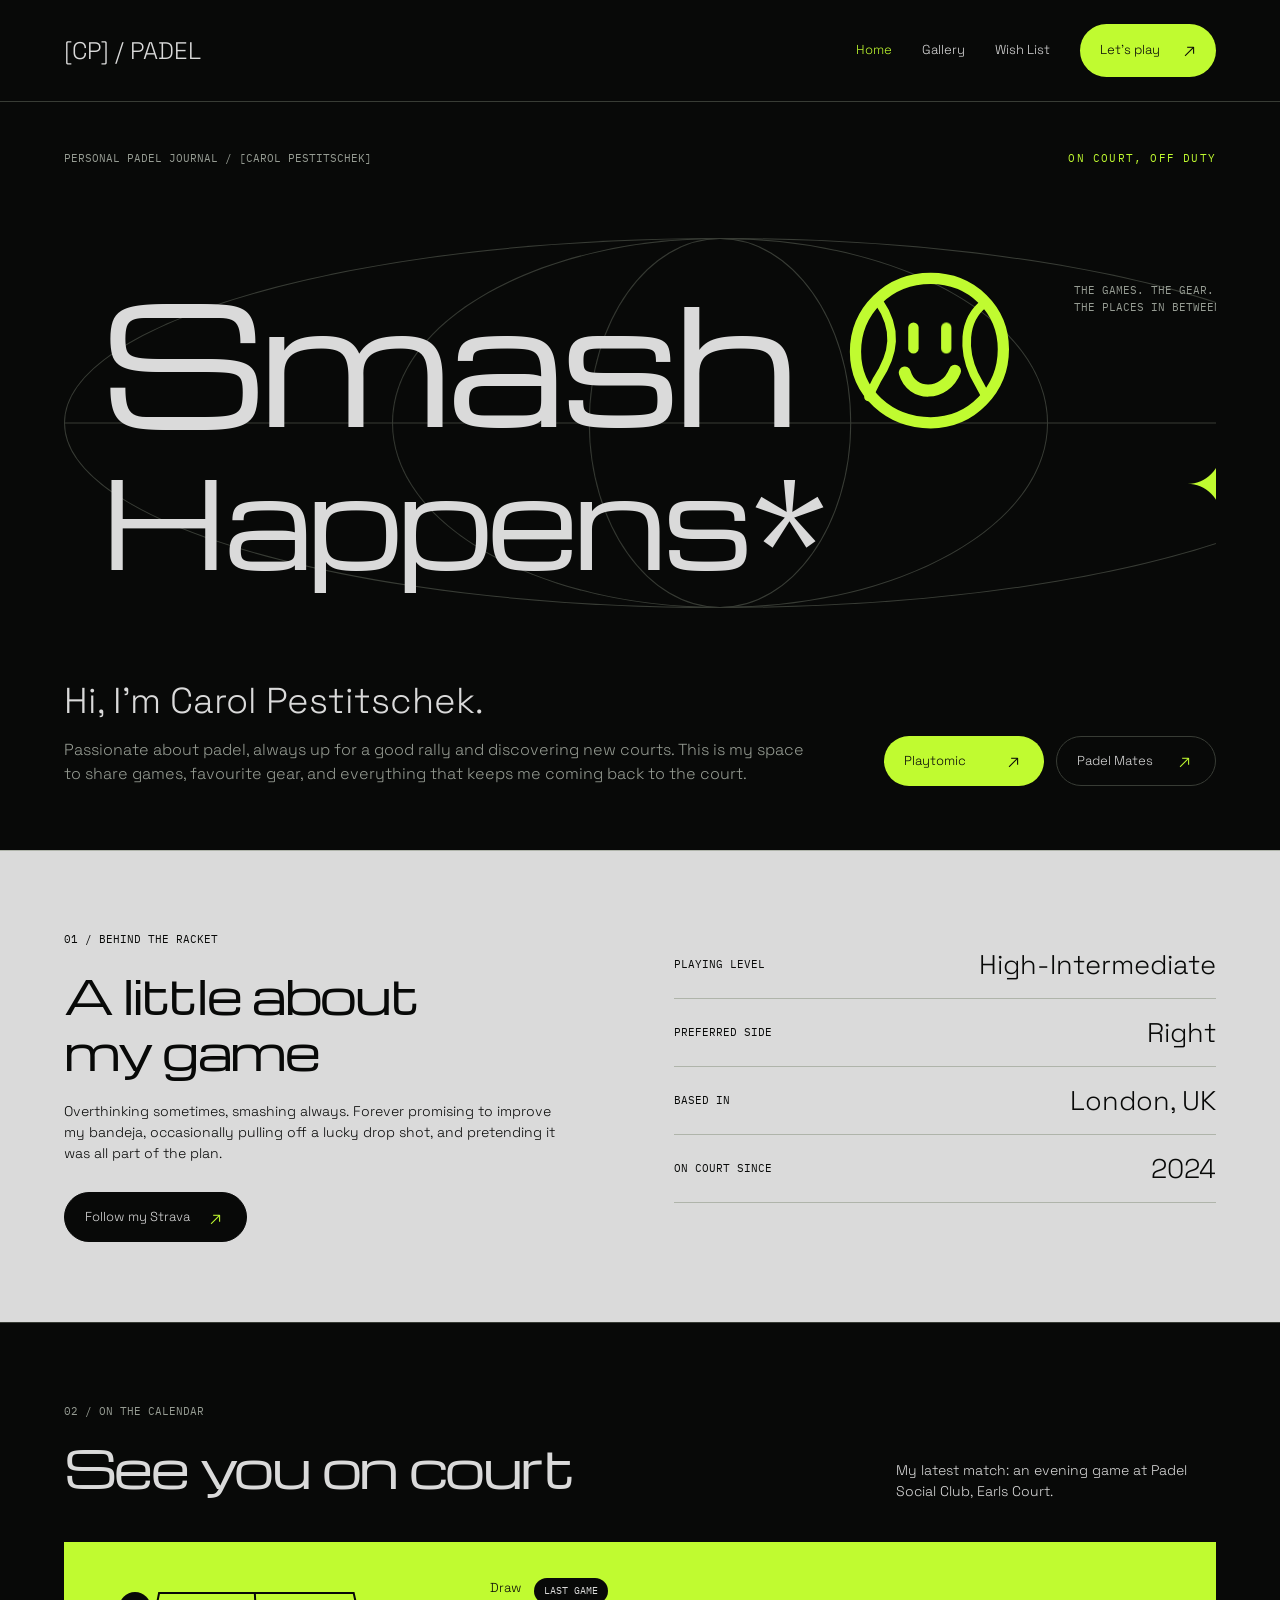
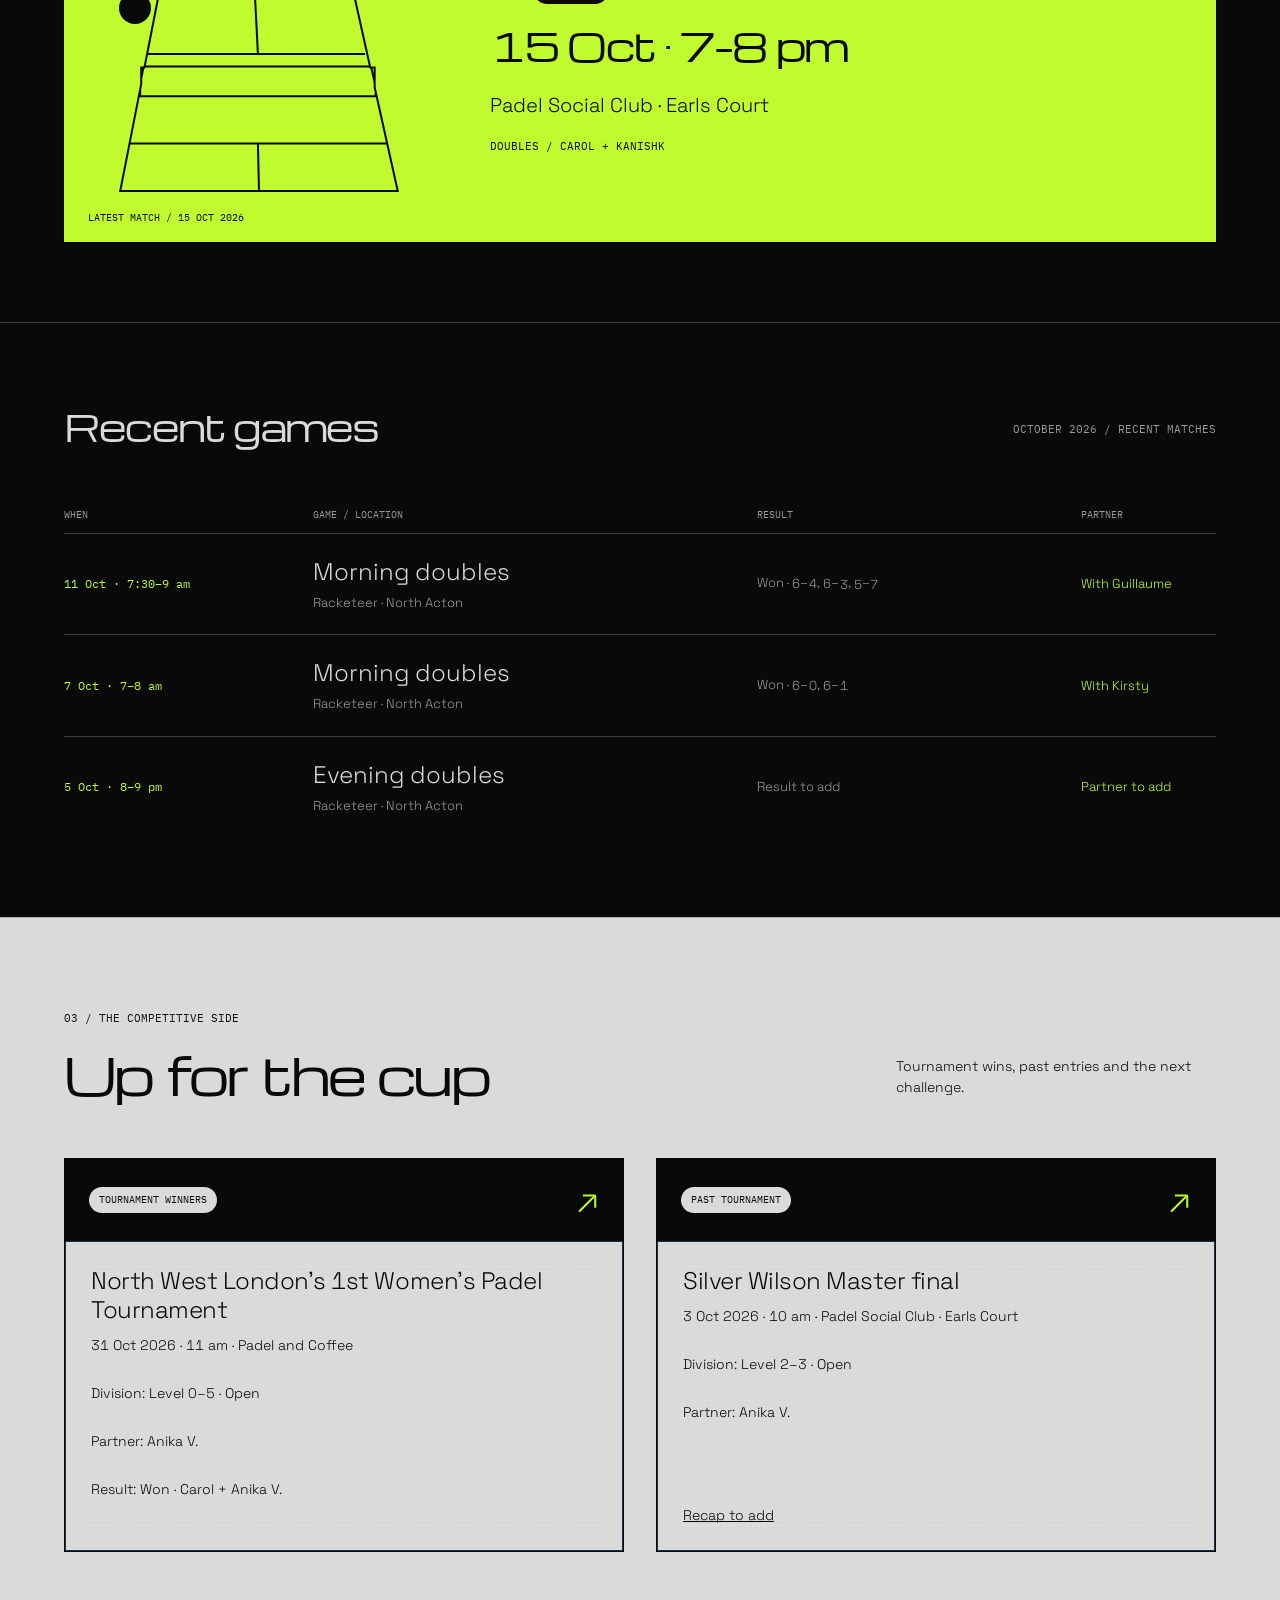
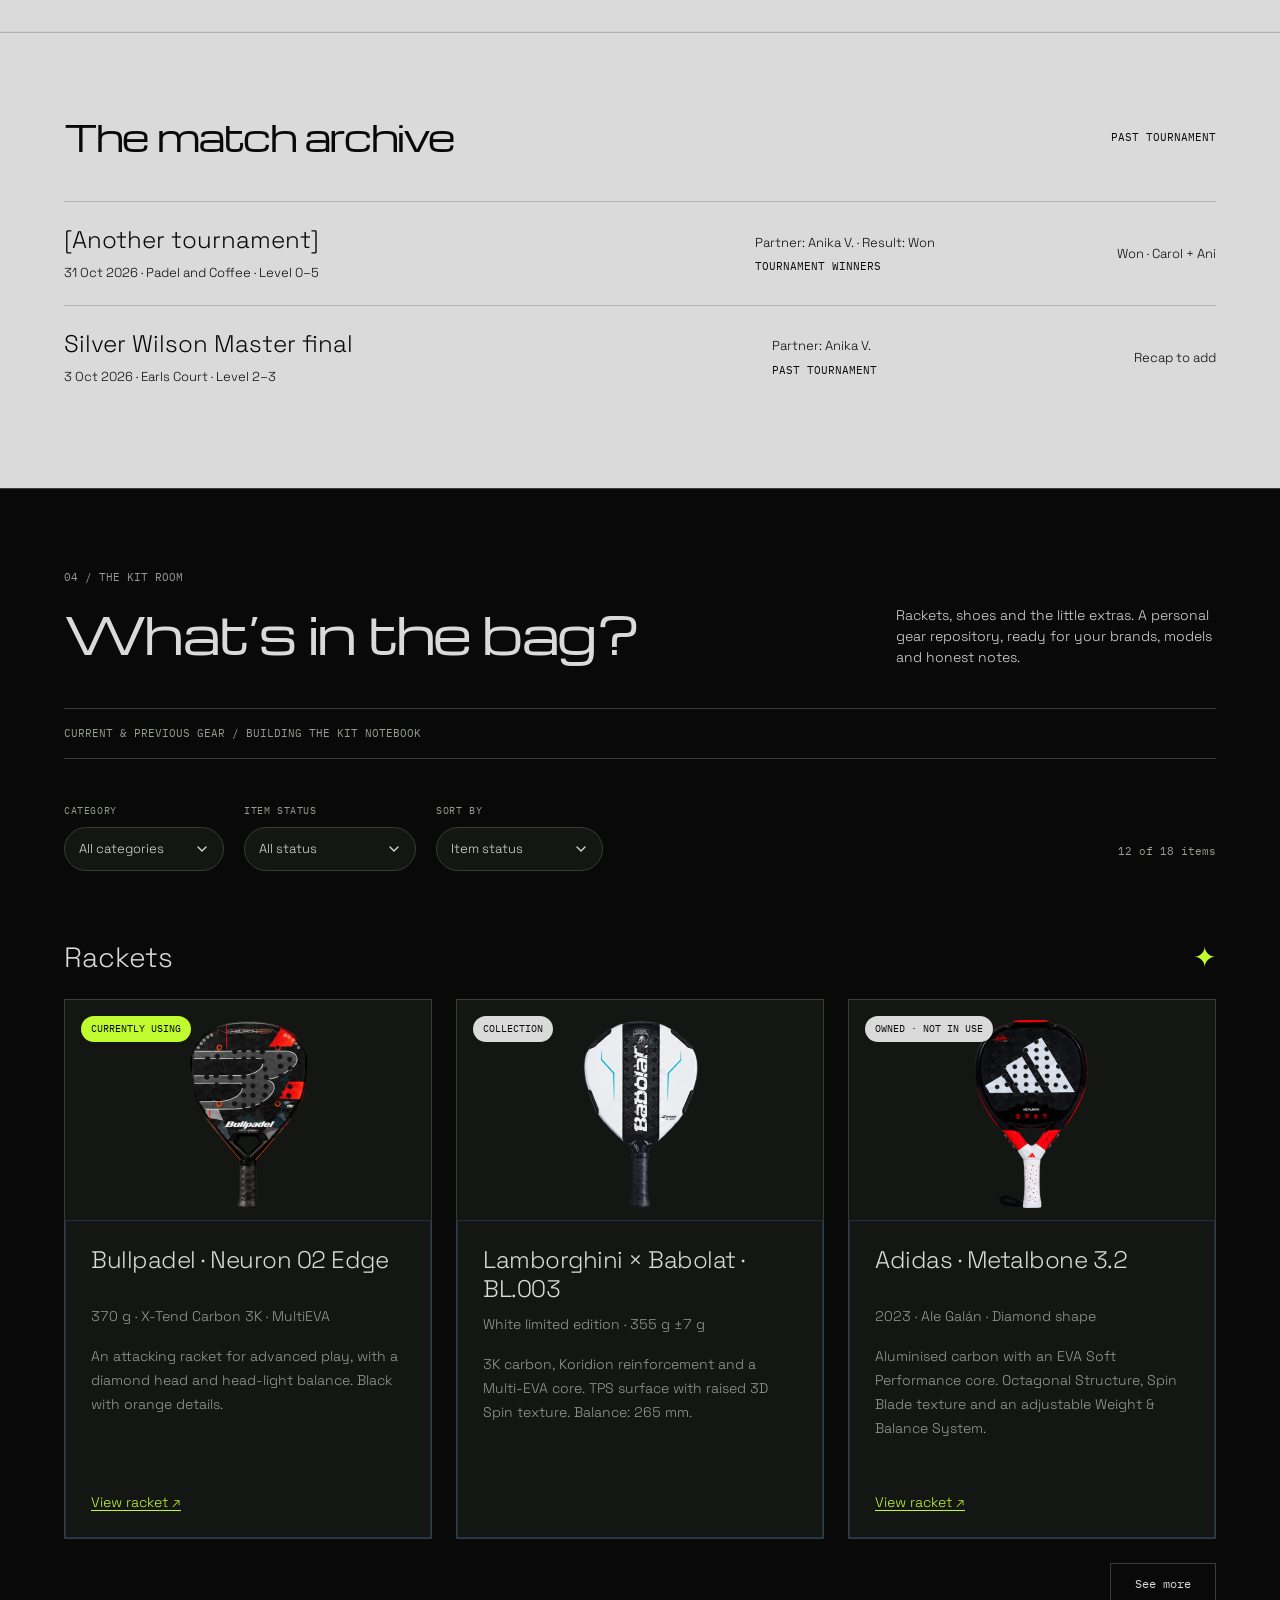
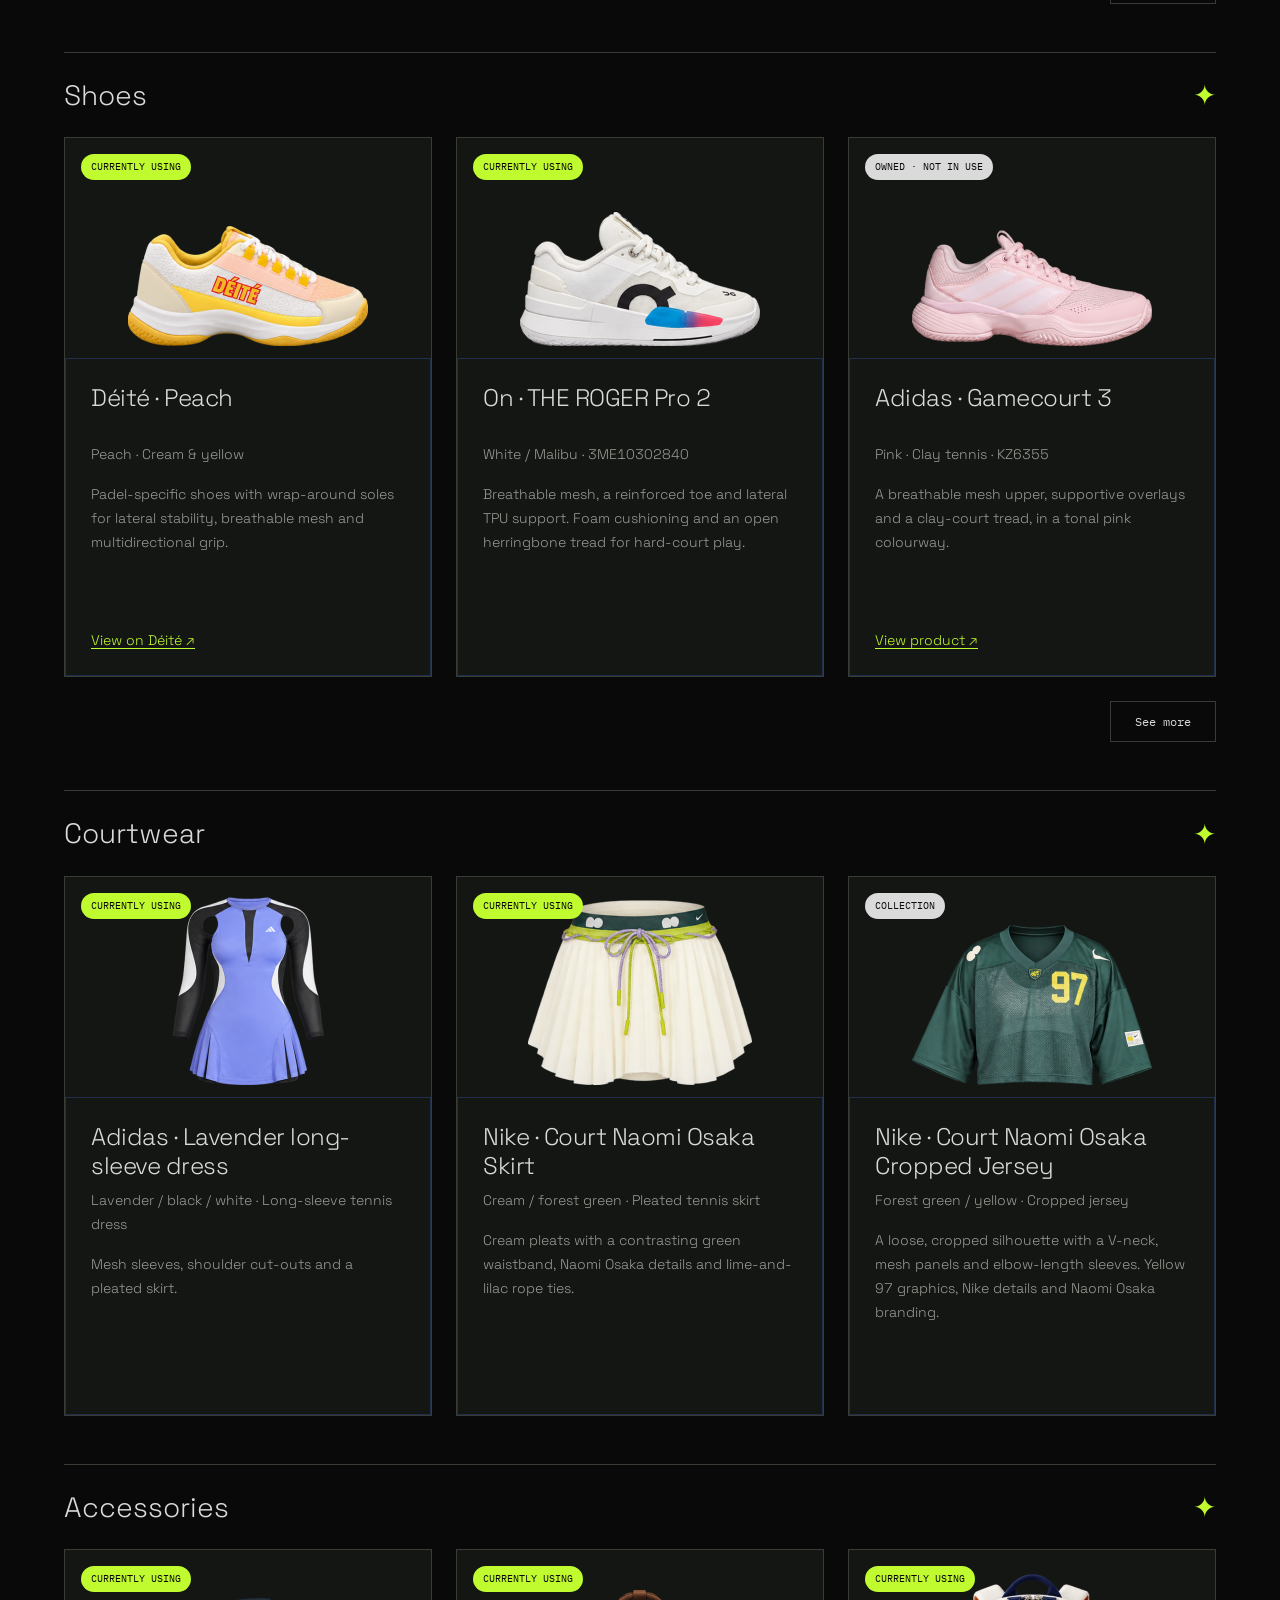
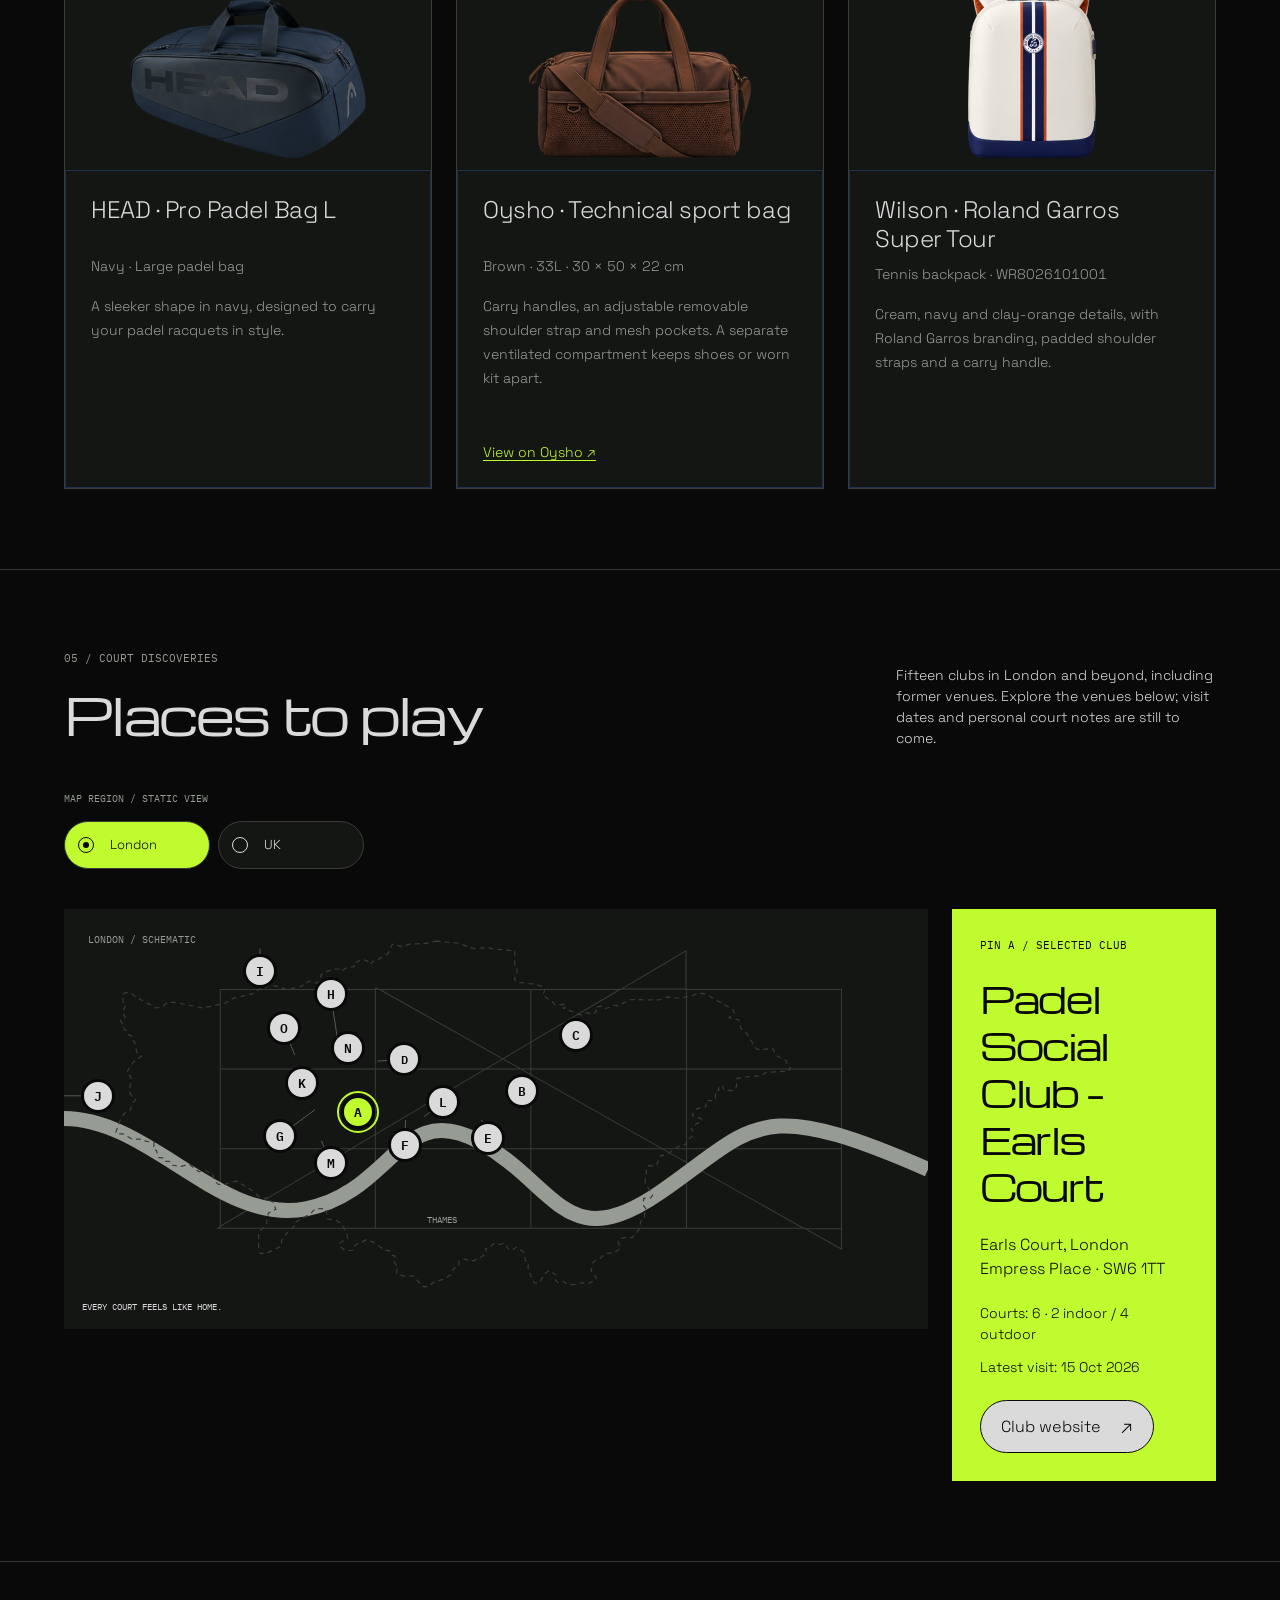
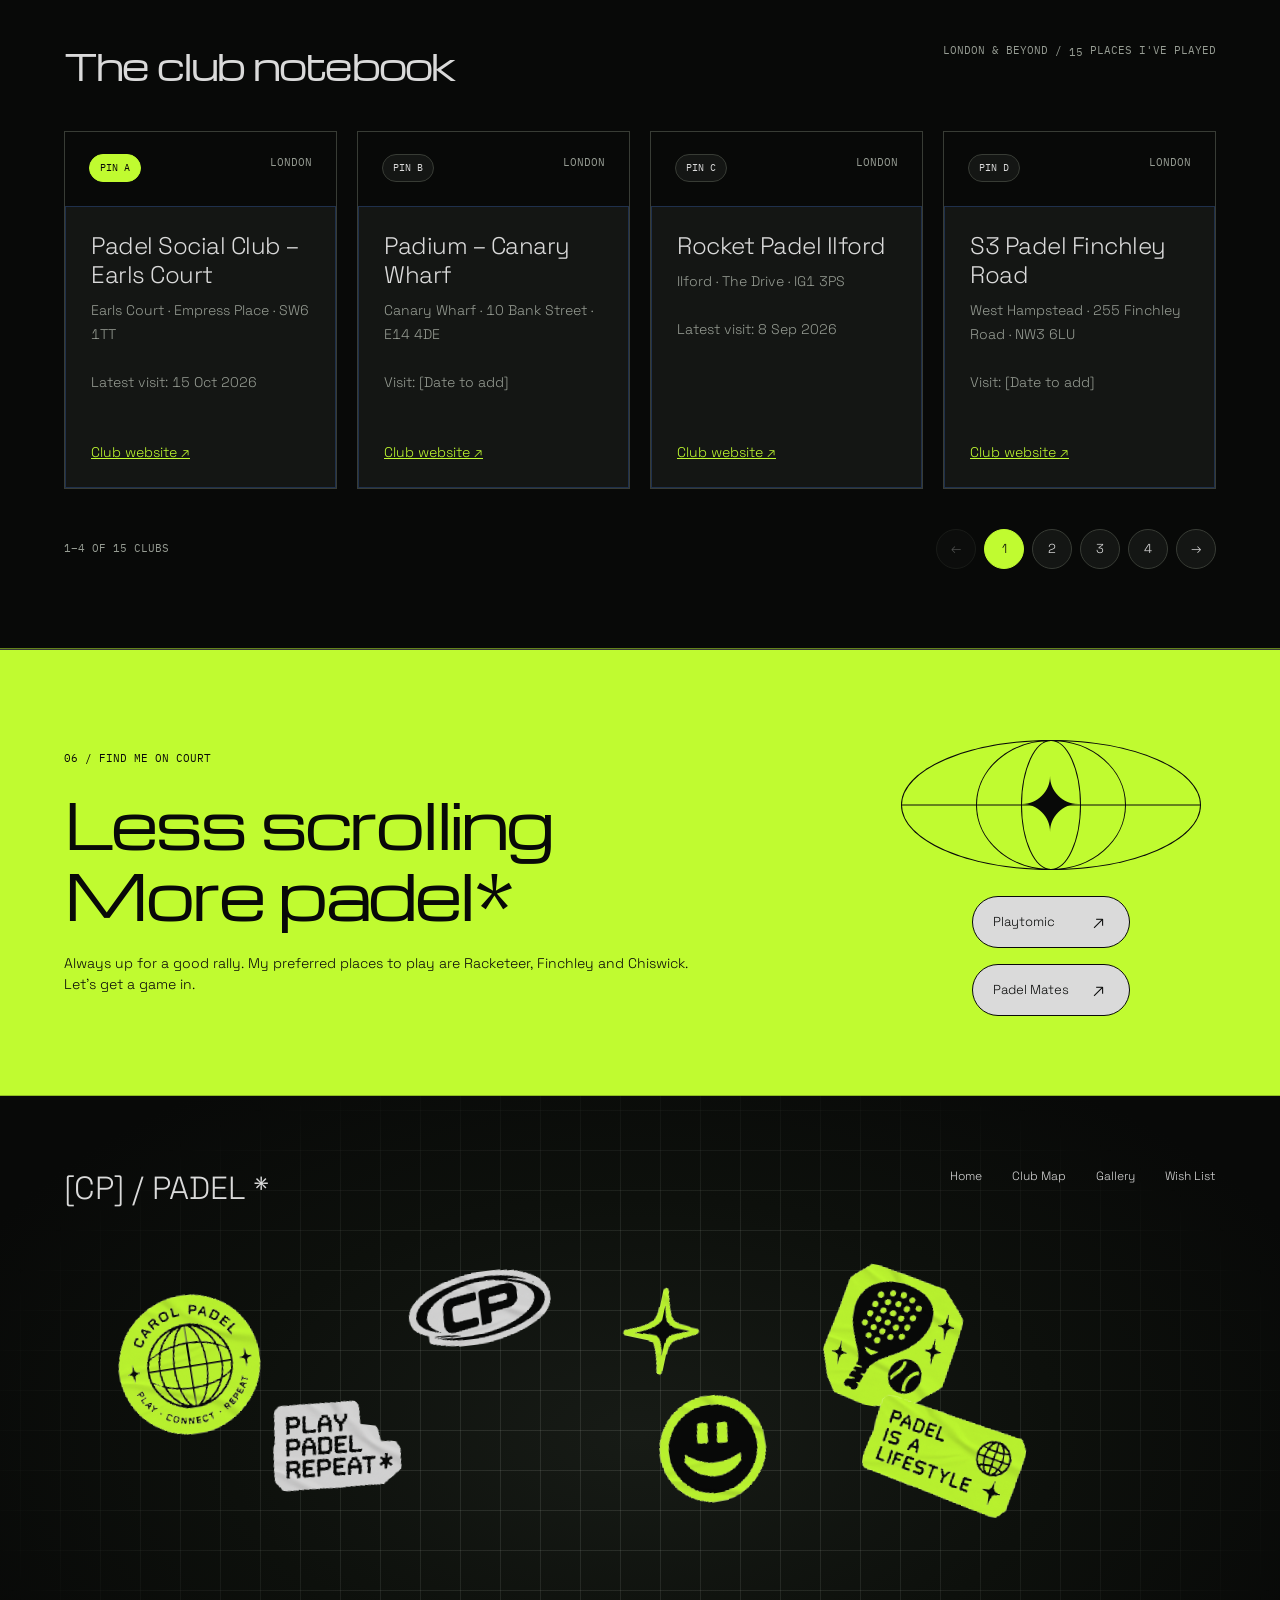
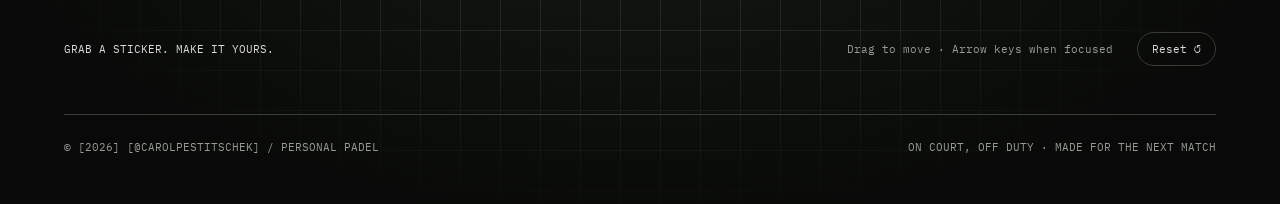
<file: index.html>
<!doctype html>
<html lang="en"><head><meta charset="UTF-8"><meta name="viewport" content="width=device-width,initial-scale=1"><title>Smash Happens — Carol’s Padel Journal</title><meta name="description" content="Carol’s personal padel journal: games, gear and London court discoveries."><link rel="stylesheet" href="styles.css?v=62"><link rel="stylesheet" href="navigation.css?v=1"></head><body><main class="desktop-view"><div class="f0" data-node-id="0:4836" data-name="Personal padel • Desktop">
      <header class="smash-nav"><a class="smash-brand" href="./">[CP] / PADEL</a><nav aria-label="Main navigation"><a href="./" aria-current="page">Home</a><a href="gallery.html">Gallery</a><a href="wish-list.html">Wish List</a><a class="smash-nav-cta" href="./#connect">Let’s play <span aria-hidden="true">↗</span></a></nav></header><div class="f10" data-node-id="0:4849" id="desktop-home" data-name="Hero">
        <div class="f11" data-node-id="0:4850" data-name="Editorial strapline">
          <p class="f12" data-node-id="0:4851">
            PERSONAL PADEL JOURNAL / [CAROL PESTITSCHEK]
          </p>
          <div class="f13" data-node-id="0:4852" data-name="Status">
            <p class="f14" data-node-id="I0:4852;5:13515" style="font-feature-settings:&quot;lnum&quot; 1, &quot;tnum&quot; 1">
              ON COURT, OFF DUTY
            </p>
          </div>
        </div>
        <div class="f15" data-node-id="0:4853" data-name="Orbital masthead">
          <div class="f16" data-node-id="0:4854" data-name="Orbit backdrop">
            <div class="f17" data-node-id="0:4855" data-name="Orbital linework">
              <img alt="" class="f18" src="assets/desktop-f44f9.svg" />
            </div>
          </div>
          <div class="f19" data-node-id="0:4860" data-name="Display title">
            <p class="f20" data-node-id="I0:4860;5:11269" style="font-feature-settings:&quot;lnum&quot; 1, &quot;tnum&quot; 1">
              Smash
            </p>
          </div>
          <div class="f19" data-node-id="0:4861" data-name="Display title">
            <p class="f21" data-node-id="I0:4861;5:11269" style="font-feature-settings:&quot;lnum&quot; 1, &quot;tnum&quot; 1">
              Happens*
            </p>
          </div>
          <div class="f22" data-node-id="0:4862" data-name="Padel ball">
            <img alt="" class="f18" src="assets/hero-winking-ball.svg" />
          </div>
          <div class="f22" data-node-id="0:4863" data-name="Ball seams">
            <div class="f23">
              <img alt="" class="f24" src="assets/desktop-bad36.svg" />
            </div>
          </div>
          <p class="f25" data-node-id="0:4864">
            ✦
          </p>
          <div class="f26" data-node-id="0:4865">
            <p class="f27">THE GAMES. THE GEAR.</p>
            <p class="f28">THE PLACES IN BETWEEN.</p>
          </div>
        </div>
        <div class="f29" data-node-id="0:4866" data-name="Hero introduction">
          <div class="f30" data-node-id="0:4867" data-name="Personal introduction">
            <p class="f31" data-node-id="0:4868">
              Hi, I’m Carol Pestitschek.
            </p>
            <p class="f32" data-node-id="0:4869">
              Passionate about padel, always up for a good rally and discovering new courts. This is my space to share games, favourite gear, and everything that keeps me coming back to the court.
            </p>
          </div>
          <div class="f33" data-node-id="0:4870" data-name="Profile actions">
            <div class="f7" data-node-id="0:4871" data-name="Action">
              <p class="f8" data-node-id="0:4872">
                Playtomic [profile]
              </p>
              <p class="f9" data-node-id="0:4873">
                ↗
              </p>
            </div>
            <div class="f34" data-node-id="0:4874" data-name="Action">
              <p class="f35" data-node-id="0:4875">
                Padel Mates [profile]
              </p>
              <p class="f36" data-node-id="0:4876">
                ↗
              </p>
            </div>
          </div>
        </div>
        <div class="f37" data-node-id="0:4877" data-name="Placeholder guidance">
          <div class="f38" data-node-id="I0:4877;5:9180" data-name="Icon">
            <img alt="" class="f18" src="assets/desktop-fa4df.svg" />
          </div>
          <div class="f39" data-node-id="I0:4877;5:9181" data-name="Content ↓">
            <div class="f40">
              <p class="f41" data-node-id="I0:4877;5:9182" style="font-feature-settings:&quot;lnum&quot; 1, &quot;tnum&quot; 1">
                A work in play.
              </p>
              <p class="f42" data-node-id="I0:4877;5:9183" style="font-feature-settings:&quot;lnum&quot; 1, &quot;tnum&quot; 1">
                Bracketed details are editable placeholders. Club names and locations are verified; games and visits are unconfirmed. The map is illustrative.
              </p>
            </div>
          </div>
        </div>
      </div>
      <div class="f43" data-node-id="0:4878" data-name="Player profile">
        <div class="f44" data-node-id="0:4879" data-name="Player overview">
          <div class="f45" data-node-id="0:4880" data-name="Introduction">
            <p class="f46" data-node-id="0:4881">
              01 / BEHIND THE RACKET
            </p>
            <div class="f19" data-node-id="0:4882" data-name="Display title">
              <div class="f47" data-node-id="I0:4882;5:11269" style="font-feature-settings:&quot;lnum&quot; 1, &quot;tnum&quot; 1">
                <p class="f48">A little about</p>
                <p class="f49">my game</p>
              </div>
            </div>
            <p class="f50" data-node-id="0:4883">
              Overthinking sometimes, smashing always. Forever promising to improve my bandeja, occasionally pulling off a lucky drop shot, and pretending it was all part of the plan.
            </p>
          </div>
          <div class="f51" data-node-id="0:4884" data-name="Player details">
            <div class="f52" data-node-id="0:4885" data-name="Profile detail">
              <p class="f53" data-node-id="0:4886">
                PLAYING LEVEL
              </p>
              <p class="f54" data-node-id="0:4887">
                [High-Intermediate]
              </p>
            </div>
            <div class="f52" data-node-id="0:4888" data-name="Profile detail">
              <p class="f53" data-node-id="0:4889">
                PREFERRED SIDE
              </p>
              <p class="f54" data-node-id="0:4890">
                [Right]
              </p>
            </div>
            <div class="f52" data-node-id="0:4891" data-name="Profile detail">
              <p class="f53" data-node-id="0:4892">
                BASED IN
              </p>
              <p class="f54" data-node-id="0:4893">
                [London, UK]
              </p>
            </div>
            <div class="f52" data-node-id="0:4894" data-name="Profile detail">
              <p class="f53" data-node-id="0:4895">
                ON COURT SINCE
              </p>
              <p class="f54" data-node-id="0:4896">
                [2024]
              </p>
            </div>
          </div>
        </div>
      </div>
      <div class="f55" data-node-id="0:4897" id="desktop-games" data-name="Featured next game">
        <div class="f56" data-node-id="0:4898" data-name="Section heading">
          <div class="f57" data-node-id="0:4899" data-name="Title block">
            <p class="f12" data-node-id="0:4900">
              02 / ON THE CALENDAR
            </p>
            <div class="f19" data-node-id="0:4901" data-name="Display title">
              <p class="f58" data-node-id="I0:4901;5:11269" style="font-feature-settings:&quot;lnum&quot; 1, &quot;tnum&quot; 1">
                See you on court
              </p>
            </div>
          </div>
          <div class="f59" data-node-id="0:4902" data-name="Section introduction">
            <p class="f60" data-node-id="0:4903">
              The next match goes here. Add a date, a club and a link when it’s booked.
            </p>
          </div>
        </div>
        <div class="f61" data-node-id="0:4904" data-name="Featured match">
          <div class="f62" data-node-id="0:4905" data-name="Court illustration">
            <div class="f63" data-node-id="0:4906" data-name="Padel court">
              <img alt="" class="f18" src="assets/desktop-a11e7.svg" />
            </div>
            <div class="f64" data-node-id="0:4907" data-name="Padel ball">
              <img alt="" class="f18" src="assets/desktop-db9d9.svg" />
            </div>
            <p class="f65" data-node-id="0:4908">
              NEXT UP / [MATCH DATE]
            </p>
          </div>
          <div class="f66" data-node-id="0:4909" data-name="Match details">
            <div class="f67" data-node-id="0:4910" data-name="Match status">
              <div class="f68" data-node-id="0:4911" data-name="Status">
                <p class="f69" data-node-id="I0:4911;5:13515" style="font-feature-settings:&quot;lnum&quot; 1, &quot;tnum&quot; 1">
                  [AVAILABILITY]
                </p>
              </div>
              <p class="f46" data-node-id="0:4912">
                FEATURED GAME
              </p>
            </div>
            <div class="f19" data-node-id="0:4913" data-name="Display title">
              <p class="f70" data-node-id="I0:4913;5:11269" style="font-feature-settings:&quot;lnum&quot; 1, &quot;tnum&quot; 1">
                [Day], [time]
              </p>
            </div>
            <p class="f71" data-node-id="0:4914">
              [Club name] · [Area, city]
            </p>
            <p class="f46" data-node-id="0:4915">
              [FORMAT] / LEVEL [X–X] / [PLACES] AVAILABLE
            </p>
            <div class="f72" data-node-id="0:4916" data-name="Action">
              <p class="f8" data-node-id="0:4917">
                Join on [platform]
              </p>
              <p class="f9" data-node-id="0:4918">
                ↗
              </p>
            </div>
          </div>
        </div>
      </div>
      <div class="f55" data-node-id="0:4919" data-name="Upcoming game list">
        <div class="f11" data-node-id="0:4920" data-name="Schedule heading">
          <div class="f73" data-node-id="0:4921" data-name="Display title">
            <p class="f74" data-node-id="I0:4921;5:11269" style="font-feature-settings:&quot;lnum&quot; 1, &quot;tnum&quot; 1">
              Next games
            </p>
          </div>
          <p class="f12" data-node-id="0:4922">
            ALL DATES TO BE CONFIRMED
          </p>
        </div>
        <div class="f75" data-node-id="0:4923" data-name="Match schedule">
          <div class="f76" data-node-id="0:4924" data-name="Schedule columns">
            <p class="f77" data-node-id="0:4925">
              WHEN
            </p>
            <p class="f39" data-node-id="0:4926">
              GAME / LOCATION
            </p>
            <p class="f78" data-node-id="0:4927">
              LEVEL / SPACES
            </p>
            <p class="f79" data-node-id="0:4928">
              MATCH LINK
            </p>
          </div>
          <div class="f80" data-node-id="0:4929" data-name="Game entry">
            <p class="f81" data-node-id="0:4930">
              [Date] · [Time]
            </p>
            <div class="f82" data-node-id="0:4931" data-name="Game and location">
              <p class="f83" data-node-id="0:4932">
                [Social doubles]
              </p>
              <p class="f84" data-node-id="0:4933">
                [Club] · [London area]
              </p>
            </div>
            <p class="f85" data-node-id="0:4934">
              [Level] · [Places available]
            </p>
            <p class="f86" data-node-id="0:4935">
              View game ↗
            </p>
          </div>
          <div class="f80" data-node-id="0:4936" data-name="Game entry">
            <p class="f81" data-node-id="0:4937">
              [Date] · [Time]
            </p>
            <div class="f82" data-node-id="0:4938" data-name="Game and location">
              <p class="f83" data-node-id="0:4939">
                [Practice session]
              </p>
              <p class="f84" data-node-id="0:4940">
                [Club] · [London area]
              </p>
            </div>
            <p class="f85" data-node-id="0:4941">
              [Level] · [Places available]
            </p>
            <p class="f86" data-node-id="0:4942">
              View game ↗
            </p>
          </div>
          <div class="f80" data-node-id="0:4943" data-name="Game entry">
            <p class="f81" data-node-id="0:4944">
              [Date] · [Time]
            </p>
            <div class="f82" data-node-id="0:4945" data-name="Game and location">
              <p class="f83" data-node-id="0:4946">
                [Weekend match]
              </p>
              <p class="f84" data-node-id="0:4947">
                [Club] · [UK city]
              </p>
            </div>
            <p class="f85" data-node-id="0:4948">
              [Level] · [Places available]
            </p>
            <p class="f86" data-node-id="0:4949">
              View game ↗
            </p>
          </div>
        </div>
      </div>
      <div class="f87" data-node-id="0:4950" id="desktop-tournaments" data-name="Upcoming tournaments">
        <div class="f88" data-node-id="0:4951" data-name="Section heading">
          <div class="f89" data-node-id="0:4952" data-name="Title block">
            <p class="f46" data-node-id="0:4953">
              03 / THE COMPETITIVE SIDE
            </p>
            <div class="f19" data-node-id="0:4954" data-name="Display title">
              <p class="f90" data-node-id="I0:4954;5:11269" style="font-feature-settings:&quot;lnum&quot; 1, &quot;tnum&quot; 1">
                Up for the cup
              </p>
            </div>
          </div>
          <div class="f91" data-node-id="0:4955" data-name="Section introduction">
            <p class="f92" data-node-id="0:4956">
              A place for upcoming entries, partners and tournament plans. Everything below is waiting for your details.
            </p>
          </div>
        </div>
        <div class="f93" data-node-id="0:4957" data-name="Tournament entries">
          <div class="f94" data-node-id="0:4958" data-name="Tournament card">
            <div class="f95" data-node-id="0:4959" data-name="Tournament banner">
              <div class="f13" data-node-id="0:4960" data-name="Status">
                <p class="f14" data-node-id="I0:4960;5:13515" style="font-feature-settings:&quot;lnum&quot; 1, &quot;tnum&quot; 1">
                  UPCOMING SLOT
                </p>
              </div>
              <p class="f96" data-node-id="0:4961">
                ✦
              </p>
            </div>
            <div class="f97" data-node-id="0:4962" data-name="Details card">
              <div class="f98" data-node-id="I0:4962;5:13249" data-name="🔁 Slot">
                <div class="f99">
                  <div class="f100" data-node-id="I0:4962;5:13249;9087:55593" data-name="Heading">
                    <p class="f101" data-node-id="I0:4962;5:13249;9087:55593;249:119" style="font-feature-settings:&quot;lnum&quot; 1, &quot;tnum&quot; 1">
                      [Tournament name]
                    </p>
                  </div>
                  <div class="f102" data-node-id="I0:4962;5:13249;9087:55598" data-name="Paragraph">
                    <div class="f103" data-node-id="I0:4962;5:13249;9087:55598;251:848" style="font-feature-settings:&quot;lnum&quot; 1, &quot;tnum&quot; 1">
                      <p class="f104">[Date] · [Venue, city]</p>
                      <p class="f104">Division: [Category / level]</p>
                      <p class="f104">Partner: [Partner name]</p>
                      <p class="f105">Entry status: [To be confirmed]</p>
                    </div>
                  </div>
                  <div class="f106" data-node-id="I0:4962;5:13249;34123:5880" data-name="Anchor">
                    <p class="f107" data-node-id="I0:4962;5:13249;34123:5880;453:1607" style="font-feature-settings:&quot;lnum&quot; 1, &quot;tnum&quot; 1">
                      [Event / entry link] ↗
                    </p>
                  </div>
                </div>
              </div>
            </div>
          </div>
          <div class="f94" data-node-id="0:4963" data-name="Tournament card">
            <div class="f95" data-node-id="0:4964" data-name="Tournament banner">
              <div class="f13" data-node-id="0:4965" data-name="Status">
                <p class="f14" data-node-id="I0:4965;5:13515" style="font-feature-settings:&quot;lnum&quot; 1, &quot;tnum&quot; 1">
                  UPCOMING SLOT
                </p>
              </div>
              <p class="f96" data-node-id="0:4966">
                ↗
              </p>
            </div>
            <div class="f97" data-node-id="0:4967" data-name="Details card">
              <div class="f98" data-node-id="I0:4967;5:13249" data-name="🔁 Slot">
                <div class="f99">
                  <div class="f100" data-node-id="I0:4967;5:13249;9087:55593" data-name="Heading">
                    <p class="f101" data-node-id="I0:4967;5:13249;9087:55593;249:119" style="font-feature-settings:&quot;lnum&quot; 1, &quot;tnum&quot; 1">
                      [Next tournament name]
                    </p>
                  </div>
                  <div class="f102" data-node-id="I0:4967;5:13249;9087:55598" data-name="Paragraph">
                    <div class="f103" data-node-id="I0:4967;5:13249;9087:55598;251:848" style="font-feature-settings:&quot;lnum&quot; 1, &quot;tnum&quot; 1">
                      <p class="f104">[Date] · [Venue, city]</p>
                      <p class="f104">Division: [Category / level]</p>
                      <p class="f104">Partner: [Partner name]</p>
                      <p class="f105">Entry status: [To be confirmed]</p>
                    </div>
                  </div>
                  <div class="f106" data-node-id="I0:4967;5:13249;34123:5880" data-name="Anchor">
                    <p class="f107" data-node-id="I0:4967;5:13249;34123:5880;453:1607" style="font-feature-settings:&quot;lnum&quot; 1, &quot;tnum&quot; 1">
                      [Event / entry link] ↗
                    </p>
                  </div>
                </div>
              </div>
            </div>
          </div>
        </div>
      </div>
      <div class="f87" data-node-id="0:4968" data-name="Past tournaments">
        <div class="f11" data-node-id="0:4969" data-name="Archive heading">
          <div class="f73" data-node-id="0:4970" data-name="Display title">
            <p class="f108" data-node-id="I0:4970;5:11269" style="font-feature-settings:&quot;lnum&quot; 1, &quot;tnum&quot; 1">
              The match archive
            </p>
          </div>
          <p class="f46" data-node-id="0:4971">
            NO RESULTS ADDED YET
          </p>
        </div>
        <div class="f109" data-node-id="0:4972" data-name="Tournament archive">
          <div class="f110" data-node-id="0:4973" data-name="Past tournament entry">
            <div class="f111" data-node-id="0:4974" data-name="Past event">
              <p class="f112" data-node-id="0:4975">
                [Past tournament]
              </p>
              <p class="f113" data-node-id="0:4976">
                [Date] · [Venue] · [Division]
              </p>
            </div>
            <div class="f114" data-node-id="0:4977" data-name="Partner and result">
              <p class="f115" data-node-id="0:4978">
                Partner: [Name] · Result: [Result]
              </p>
              <p class="f116" data-node-id="0:4979">
                COMPLETED SLOT / UNFILLED
              </p>
            </div>
            <p class="f117" data-node-id="0:4980">
              [Recap] ↗
            </p>
          </div>
          <div class="f110" data-node-id="0:4981" data-name="Past tournament entry">
            <div class="f111" data-node-id="0:4982" data-name="Past event">
              <p class="f112" data-node-id="0:4983">
                [Another tournament]
              </p>
              <p class="f113" data-node-id="0:4984">
                [Date] · [Venue] · [Division]
              </p>
            </div>
            <div class="f114" data-node-id="0:4985" data-name="Partner and result">
              <p class="f115" data-node-id="0:4986">
                Partner: [Name] · Result: [Result]
              </p>
              <p class="f116" data-node-id="0:4987">
                COMPLETED SLOT / UNFILLED
              </p>
            </div>
            <p class="f117" data-node-id="0:4988">
              [Recap] ↗
            </p>
          </div>
        </div>
      </div>
      <div class="f55" data-node-id="0:4989" id="desktop-gear" data-name="Equipment repository">
        <div class="f56" data-node-id="0:4990" data-name="Section heading">
          <div class="f57" data-node-id="0:4991" data-name="Title block">
            <p class="f12" data-node-id="0:4992">
              04 / THE KIT ROOM
            </p>
            <div class="f19" data-node-id="0:4993" data-name="Display title">
              <p class="f58" data-node-id="I0:4993;5:11269" style="font-feature-settings:&quot;lnum&quot; 1, &quot;tnum&quot; 1">
                What’s in the bag?
              </p>
            </div>
          </div>
          <div class="f59" data-node-id="0:4994" data-name="Section introduction">
            <p class="f60" data-node-id="0:4995">
              Rackets, shoes and the little extras. A personal gear repository, ready for your brands, models and honest notes.
            </p>
          </div>
        </div>
        <div class="f118" data-node-id="0:4996" data-name="Repository guidance">
          <p class="f119" data-node-id="0:4997">CURRENT &amp; PREVIOUS SLOTS / PRODUCT ART IS ILLUSTRATIVE / NO GEAR ADDED YET</p>
        </div>
        <div class="f120" data-node-id="0:4998" data-name="Gear categories">
          <div class="f121" data-node-id="0:4999" data-name="Gear category">
            <div class="f122" data-node-id="0:5000" data-name="Category heading">
              <p class="f123" data-node-id="0:5001">
                Rackets
              </p>
              <p class="f124" data-node-id="0:5002">
                ✦
              </p>
            </div>
            <div class="f125" data-node-id="0:5003" data-name="Gear item">
              <div class="f126" data-node-id="0:5004" data-name="Product artwork">
                <div class="f127" data-node-id="0:5005" data-name="Illustrative product placeholder">
                  <div class="f128" data-node-id="0:5006" data-name="Product orbit">
                    <img alt="" class="f18" src="assets/desktop-7c579.svg" />
                  </div>
                  <div class="f129" data-node-id="0:5007" data-name="Racket silhouette">
                    <img alt="" class="f18" src="assets/desktop-6181e.svg" />
                  </div>
                  <p class="f130" data-node-id="0:5008">
                    [PRODUCT IMAGE] / ILLUSTRATION ONLY
                  </p>
                </div>
                <div class="f131" data-node-id="0:5009" data-name="Gear state">
                  <div class="f13" data-node-id="0:5010" data-name="Status">
                    <p class="f14" data-node-id="I0:5010;5:13515" style="font-feature-settings:&quot;lnum&quot; 1, &quot;tnum&quot; 1">
                      [CURRENT GEAR]
                    </p>
                  </div>
                </div>
              </div>
              <div class="f132" data-node-id="0:5011" data-name="Details card">
                <div class="f133" data-node-id="I0:5011;5:13249" data-name="🔁 Slot">
                  <div class="f99">
                    <div class="f100" data-node-id="I0:5011;5:13249;9087:55593" data-name="Heading">
                      <p class="f134" data-node-id="I0:5011;5:13249;9087:55593;249:119" style="font-feature-settings:&quot;lnum&quot; 1, &quot;tnum&quot; 1">
                        [Brand / model]
                      </p>
                    </div>
                    <div class="f102" data-node-id="I0:5011;5:13249;9087:55598" data-name="Paragraph">
                      <div class="f135" data-node-id="I0:5011;5:13249;9087:55598;251:848" style="font-feature-settings:&quot;lnum&quot; 1, &quot;tnum&quot; 1">
                        <p class="f104">Current rackets slot</p>
                        <p class="f105">[Shape, balance, feel and why it suits your game.]</p>
                      </div>
                    </div>
                    <div class="f106" data-node-id="I0:5011;5:13249;34123:5880" data-name="Anchor">
                      <p class="f136" data-node-id="I0:5011;5:13249;34123:5880;453:1607" style="font-feature-settings:&quot;lnum&quot; 1, &quot;tnum&quot; 1">
                        [Product link] ↗
                      </p>
                    </div>
                  </div>
                </div>
              </div>
            </div>
            <div class="f125" data-node-id="0:5012" data-name="Gear item">
              <div class="f126" data-node-id="0:5013" data-name="Product artwork">
                <div class="f127" data-node-id="0:5014" data-name="Illustrative product placeholder">
                  <div class="f128" data-node-id="0:5015" data-name="Product orbit">
                    <img alt="" class="f18" src="assets/desktop-7c579.svg" />
                  </div>
                  <div class="f129" data-node-id="0:5016" data-name="Racket silhouette">
                    <img alt="" class="f18" src="assets/desktop-6181e.svg" />
                  </div>
                  <p class="f130" data-node-id="0:5017">
                    [PRODUCT IMAGE] / ILLUSTRATION ONLY
                  </p>
                </div>
                <div class="f131" data-node-id="0:5018" data-name="Gear state">
                  <div class="f68" data-node-id="0:5019" data-name="Status">
                    <p class="f69" data-node-id="I0:5019;5:13515" style="font-feature-settings:&quot;lnum&quot; 1, &quot;tnum&quot; 1">
                      [PREVIOUS GEAR]
                    </p>
                  </div>
                </div>
              </div>
              <div class="f132" data-node-id="0:5020" data-name="Details card">
                <div class="f133" data-node-id="I0:5020;5:13249" data-name="🔁 Slot">
                  <div class="f99">
                    <div class="f100" data-node-id="I0:5020;5:13249;9087:55593" data-name="Heading">
                      <p class="f134" data-node-id="I0:5020;5:13249;9087:55593;249:119" style="font-feature-settings:&quot;lnum&quot; 1, &quot;tnum&quot; 1">
                        [Brand / model]
                      </p>
                    </div>
                    <div class="f102" data-node-id="I0:5020;5:13249;9087:55598" data-name="Paragraph">
                      <div class="f135" data-node-id="I0:5020;5:13249;9087:55598;251:848" style="font-feature-settings:&quot;lnum&quot; 1, &quot;tnum&quot; 1">
                        <p class="f104">Previous rackets slot</p>
                        <p class="f105">[What you liked, and why you moved on.]</p>
                      </div>
                    </div>
                    <div class="f106" data-node-id="I0:5020;5:13249;34123:5880" data-name="Anchor">
                      <p class="f136" data-node-id="I0:5020;5:13249;34123:5880;453:1607" style="font-feature-settings:&quot;lnum&quot; 1, &quot;tnum&quot; 1">
                        [Product link] ↗
                      </p>
                    </div>
                  </div>
                </div>
              </div>
            </div>
          </div>
          <div class="f121" data-node-id="0:5021" data-name="Gear category">
            <div class="f122" data-node-id="0:5022" data-name="Category heading">
              <p class="f123" data-node-id="0:5023">
                Shoes
              </p>
              <p class="f124" data-node-id="0:5024">
                ✦
              </p>
            </div>
            <div class="f125" data-node-id="0:5025" data-name="Gear item">
              <div class="f126" data-node-id="0:5026" data-name="Product artwork">
                <div class="f127" data-node-id="0:5027" data-name="Illustrative product placeholder">
                  <div class="f128" data-node-id="0:5028" data-name="Product orbit">
                    <img alt="" class="f18" src="assets/desktop-7c579.svg" />
                  </div>
                  <div class="f137" data-node-id="0:5029" data-name="Shoe silhouette">
                    <img alt="" class="f18" src="assets/desktop-8d162.svg" />
                  </div>
                  <p class="f130" data-node-id="0:5030">
                    [PRODUCT IMAGE] / ILLUSTRATION ONLY
                  </p>
                </div>
                <div class="f131" data-node-id="0:5031" data-name="Gear state">
                  <div class="f13" data-node-id="0:5032" data-name="Status">
                    <p class="f14" data-node-id="I0:5032;5:13515" style="font-feature-settings:&quot;lnum&quot; 1, &quot;tnum&quot; 1">
                      [CURRENT GEAR]
                    </p>
                  </div>
                </div>
              </div>
              <div class="f132" data-node-id="0:5033" data-name="Details card">
                <div class="f133" data-node-id="I0:5033;5:13249" data-name="🔁 Slot">
                  <div class="f99">
                    <div class="f100" data-node-id="I0:5033;5:13249;9087:55593" data-name="Heading">
                      <p class="f134" data-node-id="I0:5033;5:13249;9087:55593;249:119" style="font-feature-settings:&quot;lnum&quot; 1, &quot;tnum&quot; 1">
                        [Brand / model]
                      </p>
                    </div>
                    <div class="f102" data-node-id="I0:5033;5:13249;9087:55598" data-name="Paragraph">
                      <div class="f135" data-node-id="I0:5033;5:13249;9087:55598;251:848" style="font-feature-settings:&quot;lnum&quot; 1, &quot;tnum&quot; 1">
                        <p class="f104">Current shoes slot</p>
                        <p class="f105">[Fit, court grip and comfort over a long match.]</p>
                      </div>
                    </div>
                    <div class="f106" data-node-id="I0:5033;5:13249;34123:5880" data-name="Anchor">
                      <p class="f136" data-node-id="I0:5033;5:13249;34123:5880;453:1607" style="font-feature-settings:&quot;lnum&quot; 1, &quot;tnum&quot; 1">
                        [Product link] ↗
                      </p>
                    </div>
                  </div>
                </div>
              </div>
            </div>
            <div class="f125" data-node-id="0:5034" data-name="Gear item">
              <div class="f126" data-node-id="0:5035" data-name="Product artwork">
                <div class="f127" data-node-id="0:5036" data-name="Illustrative product placeholder">
                  <div class="f128" data-node-id="0:5037" data-name="Product orbit">
                    <img alt="" class="f18" src="assets/desktop-7c579.svg" />
                  </div>
                  <div class="f137" data-node-id="0:5038" data-name="Shoe silhouette">
                    <img alt="" class="f18" src="assets/desktop-8d162.svg" />
                  </div>
                  <p class="f130" data-node-id="0:5039">
                    [PRODUCT IMAGE] / ILLUSTRATION ONLY
                  </p>
                </div>
                <div class="f131" data-node-id="0:5040" data-name="Gear state">
                  <div class="f68" data-node-id="0:5041" data-name="Status">
                    <p class="f69" data-node-id="I0:5041;5:13515" style="font-feature-settings:&quot;lnum&quot; 1, &quot;tnum&quot; 1">
                      [PREVIOUS GEAR]
                    </p>
                  </div>
                </div>
              </div>
              <div class="f132" data-node-id="0:5042" data-name="Details card">
                <div class="f133" data-node-id="I0:5042;5:13249" data-name="🔁 Slot">
                  <div class="f99">
                    <div class="f100" data-node-id="I0:5042;5:13249;9087:55593" data-name="Heading">
                      <p class="f134" data-node-id="I0:5042;5:13249;9087:55593;249:119" style="font-feature-settings:&quot;lnum&quot; 1, &quot;tnum&quot; 1">
                        [Brand / model]
                      </p>
                    </div>
                    <div class="f102" data-node-id="I0:5042;5:13249;9087:55598" data-name="Paragraph">
                      <div class="f135" data-node-id="I0:5042;5:13249;9087:55598;251:848" style="font-feature-settings:&quot;lnum&quot; 1, &quot;tnum&quot; 1">
                        <p class="f104">Previous shoes slot</p>
                        <p class="f105">[How they held up and what you’d change.]</p>
                      </div>
                    </div>
                    <div class="f106" data-node-id="I0:5042;5:13249;34123:5880" data-name="Anchor">
                      <p class="f136" data-node-id="I0:5042;5:13249;34123:5880;453:1607" style="font-feature-settings:&quot;lnum&quot; 1, &quot;tnum&quot; 1">
                        [Product link] ↗
                      </p>
                    </div>
                  </div>
                </div>
              </div>
            </div>
          </div>
          <div class="f121" data-node-id="0:5043" data-name="Gear category">
            <div class="f122" data-node-id="0:5044" data-name="Category heading">
              <p class="f123" data-node-id="0:5045">
                Accessories
              </p>
              <p class="f124" data-node-id="0:5046">
                ✦
              </p>
            </div>
            <div class="f125" data-node-id="0:5047" data-name="Gear item">
              <div class="f126" data-node-id="0:5048" data-name="Product artwork">
                <div class="f127" data-node-id="0:5049" data-name="Illustrative product placeholder">
                  <div class="f128" data-node-id="0:5050" data-name="Product orbit">
                    <img alt="" class="f18" src="assets/desktop-7c579.svg" />
                  </div>
                  <div class="f138" data-node-id="0:5051" data-name="Accessories silhouette">
                    <img alt="" class="f18" src="assets/desktop-050b5.svg" />
                  </div>
                  <p class="f130" data-node-id="0:5052">
                    [PRODUCT IMAGE] / ILLUSTRATION ONLY
                  </p>
                </div>
                <div class="f131" data-node-id="0:5053" data-name="Gear state">
                  <div class="f13" data-node-id="0:5054" data-name="Status">
                    <p class="f14" data-node-id="I0:5054;5:13515" style="font-feature-settings:&quot;lnum&quot; 1, &quot;tnum&quot; 1">
                      [CURRENT GEAR]
                    </p>
                  </div>
                </div>
              </div>
              <div class="f132" data-node-id="0:5055" data-name="Details card">
                <div class="f133" data-node-id="I0:5055;5:13249" data-name="🔁 Slot">
                  <div class="f99">
                    <div class="f100" data-node-id="I0:5055;5:13249;9087:55593" data-name="Heading">
                      <p class="f134" data-node-id="I0:5055;5:13249;9087:55593;249:119" style="font-feature-settings:&quot;lnum&quot; 1, &quot;tnum&quot; 1">
                        [Brand / model]
                      </p>
                    </div>
                    <div class="f102" data-node-id="I0:5055;5:13249;9087:55598" data-name="Paragraph">
                      <div class="f135" data-node-id="I0:5055;5:13249;9087:55598;251:848" style="font-feature-settings:&quot;lnum&quot; 1, &quot;tnum&quot; 1">
                        <p class="f104">Current accessories slot</p>
                        <p class="f105">[The small details that make your court bag work.]</p>
                      </div>
                    </div>
                    <div class="f106" data-node-id="I0:5055;5:13249;34123:5880" data-name="Anchor">
                      <p class="f136" data-node-id="I0:5055;5:13249;34123:5880;453:1607" style="font-feature-settings:&quot;lnum&quot; 1, &quot;tnum&quot; 1">
                        [Product link] ↗
                      </p>
                    </div>
                  </div>
                </div>
              </div>
            </div>
            <div class="f125" data-node-id="0:5056" data-name="Gear item">
              <div class="f126" data-node-id="0:5057" data-name="Product artwork">
                <div class="f127" data-node-id="0:5058" data-name="Illustrative product placeholder">
                  <div class="f128" data-node-id="0:5059" data-name="Product orbit">
                    <img alt="" class="f18" src="assets/desktop-7c579.svg" />
                  </div>
                  <div class="f138" data-node-id="0:5060" data-name="Accessories silhouette">
                    <img alt="" class="f18" src="assets/desktop-050b5.svg" />
                  </div>
                  <p class="f130" data-node-id="0:5061">
                    [PRODUCT IMAGE] / ILLUSTRATION ONLY
                  </p>
                </div>
                <div class="f131" data-node-id="0:5062" data-name="Gear state">
                  <div class="f68" data-node-id="0:5063" data-name="Status">
                    <p class="f69" data-node-id="I0:5063;5:13515" style="font-feature-settings:&quot;lnum&quot; 1, &quot;tnum&quot; 1">
                      [PREVIOUS GEAR]
                    </p>
                  </div>
                </div>
              </div>
              <div class="f132" data-node-id="0:5064" data-name="Details card">
                <div class="f133" data-node-id="I0:5064;5:13249" data-name="🔁 Slot">
                  <div class="f99">
                    <div class="f100" data-node-id="I0:5064;5:13249;9087:55593" data-name="Heading">
                      <p class="f134" data-node-id="I0:5064;5:13249;9087:55593;249:119" style="font-feature-settings:&quot;lnum&quot; 1, &quot;tnum&quot; 1">
                        [Brand / model]
                      </p>
                    </div>
                    <div class="f102" data-node-id="I0:5064;5:13249;9087:55598" data-name="Paragraph">
                      <div class="f135" data-node-id="I0:5064;5:13249;9087:55598;251:848" style="font-feature-settings:&quot;lnum&quot; 1, &quot;tnum&quot; 1">
                        <p class="f104">Previous accessories slot</p>
                        <p class="f105">[A former favourite and your honest notes.]</p>
                      </div>
                    </div>
                    <div class="f106" data-node-id="I0:5064;5:13249;34123:5880" data-name="Anchor">
                      <p class="f136" data-node-id="I0:5064;5:13249;34123:5880;453:1607" style="font-feature-settings:&quot;lnum&quot; 1, &quot;tnum&quot; 1">
                        [Product link] ↗
                      </p>
                    </div>
                  </div>
                </div>
              </div>
            </div>
          </div>
        </div>
      </div>
      <div class="f55" data-node-id="0:5065" id="desktop-clubs" data-name="Club map">
        <div class="f56" data-node-id="0:5066" data-name="Section heading">
          <div class="f57" data-node-id="0:5067" data-name="Title block">
            <p class="f12" data-node-id="0:5068">
              05 / COURT DISCOVERIES
            </p>
            <div class="f19" data-node-id="0:5069" data-name="Display title">
              <p class="f58" data-node-id="I0:5069;5:11269" style="font-feature-settings:&quot;lnum&quot; 1, &quot;tnum&quot; 1">
                Places to play
              </p>
            </div>
          </div>
          <div class="f59" data-node-id="0:5070" data-name="Section introduction">
            <p class="f60" data-node-id="0:5071">
              Fifteen clubs in London and beyond, including former venues. Explore the venues below; visit dates and personal court notes are still to come.
            </p>
          </div>
        </div>
        <div class="f139" data-node-id="0:5072" data-name="Map region filters">
          <div class="f140" data-node-id="I0:5072;5:12129" data-name="Group legend ↓">
            <div class="f141" data-node-id="I0:5072;5:12130" data-name="Label">
              <p class="f142" data-node-id="I0:5072;5:12130;529:10634" style="font-feature-settings:&quot;lnum&quot; 1, &quot;tnum&quot; 1">
                MAP REGION / STATIC VIEW
              </p>
            </div>
          </div>
          <div class="f143" data-node-id="I0:5072;5:12132" data-name="Items ↓">
            <div class="f144" data-node-id="I0:5072;5:12133" data-name=". Visual Picker item">
              <div class="f145" data-node-id="I0:5072;5:12133;32322:163434" data-name=". Base Checkbox, Radio">
                <div class="f146">
                  <div class="f147" data-node-id="I0:5072;5:12133;32322:163434;33126:56644" data-name="Radio container ↓">
                    <div class="f148" data-node-id="I0:5072;5:12133;32322:163434;33126:56645" data-name=". component part/RadioDot">
                      <img alt="" class="f18" src="assets/desktop-1318e.svg" />
                    </div>
                  </div>
                </div>
              </div>
              <div class="f39" data-node-id="I0:5072;5:12133;32775:192027" data-name="Content ↓">
                <div class="f149">
                  <p class="f150" data-node-id="I0:5072;5:12133;32775:192028" style="font-feature-settings:&quot;lnum&quot; 1, &quot;tnum&quot; 1">
                    London
                  </p>
                </div>
              </div>
            </div>
            <div class="f151" data-node-id="I0:5072;5:12134" data-name=". Visual Picker item">
              <div class="f145" data-node-id="I0:5072;5:12134;32322:163434" data-name=". Base Checkbox, Radio">
                <div class="f146">
                  <div class="f152" data-node-id="I0:5072;5:12134;32322:163434;33126:56644" data-name="Radio container ↓">
                    <div class="f148" data-node-id="I0:5072;5:12134;32322:163434;33126:56645" data-name=". component part/RadioDot">
                      <img alt="" class="f18" src="assets/desktop-c2e0c.svg" />
                    </div>
                  </div>
                </div>
              </div>
              <div class="f39" data-node-id="I0:5072;5:12134;32775:192027" data-name="Content ↓">
                <div class="f149">
                  <p class="f153" data-node-id="I0:5072;5:12134;32775:192028" style="font-feature-settings:&quot;lnum&quot; 1, &quot;tnum&quot; 1">
                    UK
                  </p>
                </div>
              </div>
            </div>
          </div>
        </div>
        <div class="f120" data-node-id="0:5073" data-name="Map and selected club">
          <div class="f154" data-node-id="0:5074" data-name="Illustrative London map">
            <div class="f155" data-node-id="0:5075" data-name="Street network">
              <div class="f156">
                <img alt="" class="f24" src="assets/desktop-c7cfb.svg" />
              </div>
            </div>
            <div class="f157" data-node-id="0:5076" data-name="River Thames schematic">
              <div class="f158">
                <img alt="" class="f24" src="assets/desktop-ecf39.svg" />
              </div>
            </div>
            <div class="f159" data-node-id="0:5077" data-name="London boundary">
              <img alt="" class="f18" height="320" src="assets/london-boundary.svg" width="622.08" />
            </div>
            <p class="f160" data-node-id="0:5078">
              LONDON / SCHEMATIC
            </p>
            <p class="f161" data-node-id="0:5079">
              THAMES
            </p>
            <div class="f162" data-node-id="0:5080" data-name="Illustrative location pin">
              <p class="f163" data-node-id="0:5081">
                A
              </p>
            </div>
            <div class="f164" data-node-id="0:5082" data-name="Illustrative location pin">
              <p class="f163" data-node-id="0:5083">
                B
              </p>
            </div>
            <div class="f165" data-node-id="0:5084" data-name="Illustrative location pin">
              <p class="f163" data-node-id="0:5085">
                C
              </p>
            </div>
            <div class="f166" data-node-id="0:5086" data-name="UK inset">
              <p class="f167" data-node-id="0:5087">
                NORTH WEST LONDON
              </p>
              <div class="f168" data-node-id="0:5088" data-name="UK schematic">
                <img alt="" class="f18" src="assets/desktop-144e6.svg" />
              </div>
              <p class="f169" data-node-id="0:5089" style="font-variation-settings:&quot;CTGR&quot; 0, &quot;wdth&quot; 100">
                ● D / NW3
              </p>
            </div>
            <p class="f170" data-node-id="0:5090">
              EVERY COURT FEELS LIKE HOME.
            </p>
          </div>
          <div class="f171" data-node-id="0:5091" data-name="Selected club detail">
            <p class="f46" data-node-id="0:5092">
              PIN A / SELECTED DEMO
            </p>
            <div class="f19" data-node-id="0:5093" data-name="Display title">
              <p class="f108" data-node-id="I0:5093;5:11269" style="font-feature-settings:&quot;lnum&quot; 1, &quot;tnum&quot; 1">
                Padel Social Club – Earls Court
              </p>
            </div>
            <div class="f172" data-node-id="0:5094">
              <p class="f27">Earls Court, London</p>
              <p class="f28">Empress Place · SW6 1TT</p>
            </div>
            <div class="f173" data-node-id="0:5095" data-name="Club details">
              <p class="f174" data-node-id="0:5096">
                Courts: 6 · 2 indoor / 4 outdoor
              </p>
              <div class="f175" data-node-id="0:5097">
                <p class="f27">Visit: [Date to add]</p>
                <p class="f28">[Your notes on the club and the courts.]</p>
              </div>
            </div>
            <div class="f176" data-node-id="0:5098" data-name="Action">
              <a class="f177" href="https://padelsocial.club/pages/earls-court" data-node-id="0:5099" target="_blank">
                <p class="f178">Club website ↗</p>
              </a>
              <p class="f179" data-node-id="0:5100">
                ↗
              </p>
            </div>
          </div>
        </div>
      </div>
      <div class="f55" data-node-id="0:5101" data-name="Club directory">
        <div class="f180" data-node-id="0:5102" data-name="Directory heading">
          <div class="f73" data-node-id="0:5103" data-name="Display title">
            <p class="f74" data-node-id="I0:5103;5:11269" style="font-feature-settings:&quot;lnum&quot; 1, &quot;tnum&quot; 1">
              The club notebook
            </p>
          </div>
          <p class="f12" data-node-id="0:5104">
            LONDON & BEYOND / 15 PLACES I'VE PLAYED
          </p>
        </div>
        <div class="f181" data-node-id="0:5105" data-name="Club entries">
          <div class="f182" data-node-id="0:5106" data-name="Club card">
            <div class="f183" data-node-id="0:5107" data-name="Club region">
              <div class="f13" data-node-id="0:5108" data-name="Status">
                <p class="f14" data-node-id="I0:5108;5:13515" style="font-feature-settings:&quot;lnum&quot; 1, &quot;tnum&quot; 1">
                  PIN A
                </p>
              </div>
              <p class="f12" data-node-id="0:5109">
                LONDON
              </p>
            </div>
            <div class="f132" data-node-id="0:5110" data-name="Details card">
              <div class="f133" data-node-id="I0:5110;5:13249" data-name="🔁 Slot">
                <div class="f99">
                  <div class="f100" data-node-id="I0:5110;5:13249;9087:55593" data-name="Heading">
                    <p class="f134" data-node-id="I0:5110;5:13249;9087:55593;249:119" style="font-feature-settings:&quot;lnum&quot; 1, &quot;tnum&quot; 1">
                      Padel Social Club – Earls Court
                    </p>
                  </div>
                  <div class="f102" data-node-id="I0:5110;5:13249;9087:55598" data-name="Paragraph">
                    <div class="f135" data-node-id="I0:5110;5:13249;9087:55598;251:848" style="font-feature-settings:&quot;lnum&quot; 1, &quot;tnum&quot; 1">
                      <p class="f104">Earls Court · Empress Place · SW6 1TT</p>
                      <p class="f104">Visit: [Date to add]</p>

                    </div>
                  </div>
                  <div class="f106" data-node-id="I0:5110;5:13249;34123:5880" data-name="Anchor">
                    <a class="f184" href="https://padelsocial.club/pages/earls-court" data-node-id="I0:5110;5:13249;34123:5880;453:1607" style="font-feature-settings:&quot;lnum&quot; 1, &quot;tnum&quot; 1" target="_blank">
                      <p class="f185">Club website ↗</p>
                    </a>
                  </div>
                </div>
              </div>
            </div>
          </div>
          <div class="f182" data-node-id="0:5111" data-name="Club card">
            <div class="f183" data-node-id="0:5112" data-name="Club region">
              <div class="f68" data-node-id="0:5113" data-name="Status">
                <p class="f69" data-node-id="I0:5113;5:13515" style="font-feature-settings:&quot;lnum&quot; 1, &quot;tnum&quot; 1">
                  PIN B
                </p>
              </div>
              <p class="f12" data-node-id="0:5114">
                LONDON
              </p>
            </div>
            <div class="f132" data-node-id="0:5115" data-name="Details card">
              <div class="f133" data-node-id="I0:5115;5:13249" data-name="🔁 Slot">
                <div class="f99">
                  <div class="f100" data-node-id="I0:5115;5:13249;9087:55593" data-name="Heading">
                    <p class="f134" data-node-id="I0:5115;5:13249;9087:55593;249:119" style="font-feature-settings:&quot;lnum&quot; 1, &quot;tnum&quot; 1">
                      Padium – Canary Wharf
                    </p>
                  </div>
                  <div class="f102" data-node-id="I0:5115;5:13249;9087:55598" data-name="Paragraph">
                    <div class="f135" data-node-id="I0:5115;5:13249;9087:55598;251:848" style="font-feature-settings:&quot;lnum&quot; 1, &quot;tnum&quot; 1">
                      <p class="f104">Canary Wharf · 10 Bank Street · E14 4DE</p>
                      <p class="f104">Visit: [Date to add]</p>

                    </div>
                  </div>
                  <div class="f106" data-node-id="I0:5115;5:13249;34123:5880" data-name="Anchor">
                    <a class="f184" href="https://www.padium.com/contact" data-node-id="I0:5115;5:13249;34123:5880;453:1607" style="font-feature-settings:&quot;lnum&quot; 1, &quot;tnum&quot; 1" target="_blank">
                      <p class="f185">Club website ↗</p>
                    </a>
                  </div>
                </div>
              </div>
            </div>
          </div>
          <div class="f182" data-node-id="0:5116" data-name="Club card">
            <div class="f183" data-node-id="0:5117" data-name="Club region">
              <div class="f68" data-node-id="0:5118" data-name="Status">
                <p class="f69" data-node-id="I0:5118;5:13515" style="font-feature-settings:&quot;lnum&quot; 1, &quot;tnum&quot; 1">
                  PIN C
                </p>
              </div>
              <p class="f12" data-node-id="0:5119">
                LONDON
              </p>
            </div>
            <div class="f132" data-node-id="0:5120" data-name="Details card">
              <div class="f133" data-node-id="I0:5120;5:13249" data-name="🔁 Slot">
                <div class="f99">
                  <div class="f100" data-node-id="I0:5120;5:13249;9087:55593" data-name="Heading">
                    <p class="f134" data-node-id="I0:5120;5:13249;9087:55593;249:119" style="font-feature-settings:&quot;lnum&quot; 1, &quot;tnum&quot; 1">
                      Rocket Padel Ilford
                    </p>
                  </div>
                  <div class="f102" data-node-id="I0:5120;5:13249;9087:55598" data-name="Paragraph">
                    <div class="f135" data-node-id="I0:5120;5:13249;9087:55598;251:848" style="font-feature-settings:&quot;lnum&quot; 1, &quot;tnum&quot; 1">
                      <p class="f104">Ilford · The Drive · IG1 3PS</p>
                      <p class="f104">Visit: [Date to add]</p>

                    </div>
                  </div>
                  <div class="f106" data-node-id="I0:5120;5:13249;34123:5880" data-name="Anchor">
                    <a class="f184" href="https://www.rocketpadel.com/club/ilford" data-node-id="I0:5120;5:13249;34123:5880;453:1607" style="font-feature-settings:&quot;lnum&quot; 1, &quot;tnum&quot; 1" target="_blank">
                      <p class="f185">Club website ↗</p>
                    </a>
                  </div>
                </div>
              </div>
            </div>
          </div>
          <div class="f182" data-node-id="0:5121" data-name="Club card">
            <div class="f183" data-node-id="0:5122" data-name="Club region">
              <div class="f68" data-node-id="0:5123" data-name="Status">
                <p class="f69" data-node-id="I0:5123;5:13515" style="font-feature-settings:&quot;lnum&quot; 1, &quot;tnum&quot; 1">
                  PIN D
                </p>
              </div>
              <p class="f12" data-node-id="0:5124">
                LONDON
              </p>
            </div>
            <div class="f132" data-node-id="0:5125" data-name="Details card">
              <div class="f133" data-node-id="I0:5125;5:13249" data-name="🔁 Slot">
                <div class="f99">
                  <div class="f100" data-node-id="I0:5125;5:13249;9087:55593" data-name="Heading">
                    <p class="f134" data-node-id="I0:5125;5:13249;9087:55593;249:119" style="font-feature-settings:&quot;lnum&quot; 1, &quot;tnum&quot; 1">
                      S3 Padel Finchley Road
                    </p>
                  </div>
                  <div class="f102" data-node-id="I0:5125;5:13249;9087:55598" data-name="Paragraph">
                    <div class="f135" data-node-id="I0:5125;5:13249;9087:55598;251:848" style="font-feature-settings:&quot;lnum&quot; 1, &quot;tnum&quot; 1">
                      <p class="f104">West Hampstead · 255 Finchley Road · NW3 6LU</p>
                      <p class="f104">Visit: [Date to add]</p>

                    </div>
                  </div>
                  <div class="f106" data-node-id="I0:5125;5:13249;34123:5880" data-name="Anchor">
                    <a class="f184" href="https://socialsportssociety.com/venue/finchley-road/" data-node-id="I0:5125;5:13249;34123:5880;453:1607" style="font-feature-settings:&quot;lnum&quot; 1, &quot;tnum&quot; 1" target="_blank">
                      <p class="f185">Club website ↗</p>
                    </a>
                  </div>
                </div>
              </div>
            </div>
          </div>
<div class="f182" data-node-id="extra-desktop-4-0:5106" data-name="Club card">
            <div class="f183" data-node-id="extra-desktop-4-0:5107" data-name="Club region">
              <div class="f13" data-node-id="extra-desktop-4-0:5108" data-name="Status">
                <p class="f14" data-node-id="extra-desktop-4-I0:5108;5:13515" style="font-feature-settings:&quot;lnum&quot; 1, &quot;tnum&quot; 1">
                  PIN E
                </p>
              </div>
              <p class="f12" data-node-id="extra-desktop-4-0:5109">
                LONDON
              </p>
            </div>
            <div class="f132" data-node-id="extra-desktop-4-0:5110" data-name="Details card">
              <div class="f133" data-node-id="extra-desktop-4-I0:5110;5:13249" data-name="🔁 Slot">
                <div class="f99">
                  <div class="f100" data-node-id="extra-desktop-4-I0:5110;5:13249;9087:55593" data-name="Heading">
                    <p class="f134" data-node-id="extra-desktop-4-I0:5110;5:13249;9087:55593;249:119" style="font-feature-settings:&quot;lnum&quot; 1, &quot;tnum&quot; 1">
                      Padel Box Bermondsey
                    </p>
                  </div>
                  <div class="f102" data-node-id="extra-desktop-4-I0:5110;5:13249;9087:55598" data-name="Paragraph">
                    <div class="f135" data-node-id="extra-desktop-4-I0:5110;5:13249;9087:55598;251:848" style="font-feature-settings:&quot;lnum&quot; 1, &quot;tnum&quot; 1">
                      <p class="f104">South Bermondsey · Rollins Street · SE15 1EP</p>
                      <p class="f104">Visit: [Date to add]</p>

                    </div>
                  </div>
                  <div class="f106" data-node-id="extra-desktop-4-I0:5110;5:13249;34123:5880" data-name="Anchor">
                    <a class="f184" href="https://www.padelbox.club/home" data-node-id="extra-desktop-4-I0:5110;5:13249;34123:5880;453:1607" style="font-feature-settings:&quot;lnum&quot; 1, &quot;tnum&quot; 1" target="_blank">
                      <p class="f185">Club website ↗</p>
                    </a>
                  </div>
                </div>
              </div>
            </div>
          </div>
<div class="f182" data-node-id="extra-desktop-5-0:5106" data-name="Club card">
            <div class="f183" data-node-id="extra-desktop-5-0:5107" data-name="Club region">
              <div class="f13" data-node-id="extra-desktop-5-0:5108" data-name="Status">
                <p class="f14" data-node-id="extra-desktop-5-I0:5108;5:13515" style="font-feature-settings:&quot;lnum&quot; 1, &quot;tnum&quot; 1">
                  PIN F
                </p>
              </div>
              <p class="f12" data-node-id="extra-desktop-5-0:5109">
                LONDON
              </p>
            </div>
            <div class="f132" data-node-id="extra-desktop-5-0:5110" data-name="Details card">
              <div class="f133" data-node-id="extra-desktop-5-I0:5110;5:13249" data-name="🔁 Slot">
                <div class="f99">
                  <div class="f100" data-node-id="extra-desktop-5-I0:5110;5:13249;9087:55593" data-name="Heading">
                    <p class="f134" data-node-id="extra-desktop-5-I0:5110;5:13249;9087:55593;249:119" style="font-feature-settings:&quot;lnum&quot; 1, &quot;tnum&quot; 1">
                      Rocket Padel Battersea
                    </p>
                  </div>
                  <div class="f102" data-node-id="extra-desktop-5-I0:5110;5:13249;9087:55598" data-name="Paragraph">
                    <div class="f135" data-node-id="extra-desktop-5-I0:5110;5:13249;9087:55598;251:848" style="font-feature-settings:&quot;lnum&quot; 1, &quot;tnum&quot; 1">
                      <p class="f104">Battersea · Circus Road West · SW11 8AL</p>
                      <p class="f104">Visit: [Date to add]</p>

                    </div>
                  </div>
                  <div class="f106" data-node-id="extra-desktop-5-I0:5110;5:13249;34123:5880" data-name="Anchor">
                    <a class="f184" href="https://www.rocketpadel.com/contact" data-node-id="extra-desktop-5-I0:5110;5:13249;34123:5880;453:1607" style="font-feature-settings:&quot;lnum&quot; 1, &quot;tnum&quot; 1" target="_blank">
                      <p class="f185">Club website ↗</p>
                    </a>
                  </div>
                </div>
              </div>
            </div>
          </div>
<div class="f182" data-node-id="extra-desktop-6-0:5106" data-name="Club card">
            <div class="f183" data-node-id="extra-desktop-6-0:5107" data-name="Club region">
              <div class="f13" data-node-id="extra-desktop-6-0:5108" data-name="Status">
                <p class="f14" data-node-id="extra-desktop-6-I0:5108;5:13515" style="font-feature-settings:&quot;lnum&quot; 1, &quot;tnum&quot; 1">
                  PIN G
                </p>
              </div>
              <p class="f12" data-node-id="extra-desktop-6-0:5109">
                LONDON
              </p>
            </div>
            <div class="f132" data-node-id="extra-desktop-6-0:5110" data-name="Details card">
              <div class="f133" data-node-id="extra-desktop-6-I0:5110;5:13249" data-name="🔁 Slot">
                <div class="f99">
                  <div class="f100" data-node-id="extra-desktop-6-I0:5110;5:13249;9087:55593" data-name="Heading">
                    <p class="f134" data-node-id="extra-desktop-6-I0:5110;5:13249;9087:55593;249:119" style="font-feature-settings:&quot;lnum&quot; 1, &quot;tnum&quot; 1">
                      Rocks Lane Chiswick Padel
                    </p>
                  </div>
                  <div class="f102" data-node-id="extra-desktop-6-I0:5110;5:13249;9087:55598" data-name="Paragraph">
                    <div class="f135" data-node-id="extra-desktop-6-I0:5110;5:13249;9087:55598;251:848" style="font-feature-settings:&quot;lnum&quot; 1, &quot;tnum&quot; 1">
                      <p class="f104">Chiswick · 60 Chiswick Common Road · W4 1RZ</p>
                      <p class="f104">Visit: [Date to add]</p>

                    </div>
                  </div>
                  <div class="f106" data-node-id="extra-desktop-6-I0:5110;5:13249;34123:5880" data-name="Anchor">
                    <a class="f184" href="https://rockslane.co.uk/chiswick/padel/" data-node-id="extra-desktop-6-I0:5110;5:13249;34123:5880;453:1607" style="font-feature-settings:&quot;lnum&quot; 1, &quot;tnum&quot; 1" target="_blank">
                      <p class="f185">Club website ↗</p>
                    </a>
                  </div>
                </div>
              </div>
            </div>
          </div>
<div class="f182" data-node-id="extra-desktop-7-0:5106" data-name="Club card">
            <div class="f183" data-node-id="extra-desktop-7-0:5107" data-name="Club region">
              <div class="f13" data-node-id="extra-desktop-7-0:5108" data-name="Status">
                <p class="f14" data-node-id="extra-desktop-7-I0:5108;5:13515" style="font-feature-settings:&quot;lnum&quot; 1, &quot;tnum&quot; 1">
                  PIN H
                </p>
              </div>
              <p class="f12" data-node-id="extra-desktop-7-0:5109">
                LONDON
              </p>
            </div>
            <div class="f132" data-node-id="extra-desktop-7-0:5110" data-name="Details card">
              <div class="f133" data-node-id="extra-desktop-7-I0:5110;5:13249" data-name="🔁 Slot">
                <div class="f99">
                  <div class="f100" data-node-id="extra-desktop-7-I0:5110;5:13249;9087:55593" data-name="Heading">
                    <p class="f134" data-node-id="extra-desktop-7-I0:5110;5:13249;9087:55593;249:119" style="font-feature-settings:&quot;lnum&quot; 1, &quot;tnum&quot; 1">
                      The 108 Padel
                    </p>
                  </div>
                  <div class="f102" data-node-id="extra-desktop-7-I0:5110;5:13249;9087:55598" data-name="Paragraph">
                    <div class="f135" data-node-id="extra-desktop-7-I0:5110;5:13249;9087:55598;251:848" style="font-feature-settings:&quot;lnum&quot; 1, &quot;tnum&quot; 1">
                      <p class="f104">Brent Cross · Brent Terrace · NW2 1LT</p>
                      <p class="f104">Visit: [Date to add]</p>

                    </div>
                  </div>
                  <div class="f106" data-node-id="extra-desktop-7-I0:5110;5:13249;34123:5880" data-name="Anchor">
                    <a class="f184" href="https://the108.co.uk/" data-node-id="extra-desktop-7-I0:5110;5:13249;34123:5880;453:1607" style="font-feature-settings:&quot;lnum&quot; 1, &quot;tnum&quot; 1" target="_blank">
                      <p class="f185">Club website ↗</p>
                    </a>
                  </div>
                </div>
              </div>
            </div>
          </div>
<div class="f182" data-node-id="extra-desktop-8-0:5106" data-name="Club card">
            <div class="f183" data-node-id="extra-desktop-8-0:5107" data-name="Club region">
              <div class="f13" data-node-id="extra-desktop-8-0:5108" data-name="Status">
                <p class="f14" data-node-id="extra-desktop-8-I0:5108;5:13515" style="font-feature-settings:&quot;lnum&quot; 1, &quot;tnum&quot; 1">
                  PIN I
                </p>
              </div>
              <p class="f12" data-node-id="extra-desktop-8-0:5109">
                HERTFORDSHIRE
              </p>
            </div>
            <div class="f132" data-node-id="extra-desktop-8-0:5110" data-name="Details card">
              <div class="f133" data-node-id="extra-desktop-8-I0:5110;5:13249" data-name="🔁 Slot">
                <div class="f99">
                  <div class="f100" data-node-id="extra-desktop-8-I0:5110;5:13249;9087:55593" data-name="Heading">
                    <p class="f134" data-node-id="extra-desktop-8-I0:5110;5:13249;9087:55593;249:119" style="font-feature-settings:&quot;lnum&quot; 1, &quot;tnum&quot; 1">
                      Encourt Padel & Wellness Club
                    </p>
                  </div>
                  <div class="f102" data-node-id="extra-desktop-8-I0:5110;5:13249;9087:55598" data-name="Paragraph">
                    <div class="f135" data-node-id="extra-desktop-8-I0:5110;5:13249;9087:55598;251:848" style="font-feature-settings:&quot;lnum&quot; 1, &quot;tnum&quot; 1">
                      <p class="f104">Radlett · Unit GH, Ventura Park · AL2 2DB</p>
                      <p class="f104">Visit: [Date to add]</p>

                    </div>
                  </div>
                  <div class="f106" data-node-id="extra-desktop-8-I0:5110;5:13249;34123:5880" data-name="Anchor">
                    <a class="f184" href="https://encourtpadel.co.uk/about/" data-node-id="extra-desktop-8-I0:5110;5:13249;34123:5880;453:1607" style="font-feature-settings:&quot;lnum&quot; 1, &quot;tnum&quot; 1" target="_blank">
                      <p class="f185">Club website ↗</p>
                    </a>
                  </div>
                </div>
              </div>
            </div>
          </div>
<div class="f182" data-node-id="extra-desktop-9-0:5106" data-name="Club card">
            <div class="f183" data-node-id="extra-desktop-9-0:5107" data-name="Club region">
              <div class="f13" data-node-id="extra-desktop-9-0:5108" data-name="Status">
                <p class="f14" data-node-id="extra-desktop-9-I0:5108;5:13515" style="font-feature-settings:&quot;lnum&quot; 1, &quot;tnum&quot; 1">
                  PIN J
                </p>
              </div>
              <p class="f12" data-node-id="extra-desktop-9-0:5109">
                BERKSHIRE
              </p>
            </div>
            <div class="f132" data-node-id="extra-desktop-9-0:5110" data-name="Details card">
              <div class="f133" data-node-id="extra-desktop-9-I0:5110;5:13249" data-name="🔁 Slot">
                <div class="f99">
                  <div class="f100" data-node-id="extra-desktop-9-I0:5110;5:13249;9087:55593" data-name="Heading">
                    <p class="f134" data-node-id="extra-desktop-9-I0:5110;5:13249;9087:55593;249:119" style="font-feature-settings:&quot;lnum&quot; 1, &quot;tnum&quot; 1">
                      PADELHUB Slough
                    </p>
                  </div>
                  <div class="f102" data-node-id="extra-desktop-9-I0:5110;5:13249;9087:55598" data-name="Paragraph">
                    <div class="f135" data-node-id="extra-desktop-9-I0:5110;5:13249;9087:55598;251:848" style="font-feature-settings:&quot;lnum&quot; 1, &quot;tnum&quot; 1">
                      <p class="f104">Slough · Unit 1, Albion Close · SL2 5DT</p>
                      <p class="f104">Visit: [Date to add]</p>

                    </div>
                  </div>
                  <div class="f106" data-node-id="extra-desktop-9-I0:5110;5:13249;34123:5880" data-name="Anchor">
                    <a class="f184" href="https://www.padelhub.uk/locations" data-node-id="extra-desktop-9-I0:5110;5:13249;34123:5880;453:1607" style="font-feature-settings:&quot;lnum&quot; 1, &quot;tnum&quot; 1" target="_blank">
                      <p class="f185">Club website ↗</p>
                    </a>
                  </div>
                </div>
              </div>
            </div>
          </div>
<div class="f182" data-node-id="extra-desktop-10-0:5106" data-name="Club card">
            <div class="f183" data-node-id="extra-desktop-10-0:5107" data-name="Club region">
              <div class="f13" data-node-id="extra-desktop-10-0:5108" data-name="Status">
                <p class="f14" data-node-id="extra-desktop-10-I0:5108;5:13515" style="font-feature-settings:&quot;lnum&quot; 1, &quot;tnum&quot; 1">
                  PIN K
                </p>
              </div>
              <p class="f12" data-node-id="extra-desktop-10-0:5109">
                LONDON
              </p>
            </div>
            <div class="f132" data-node-id="extra-desktop-10-0:5110" data-name="Details card">
              <div class="f133" data-node-id="extra-desktop-10-I0:5110;5:13249" data-name="🔁 Slot">
                <div class="f99">
                  <div class="f100" data-node-id="extra-desktop-10-I0:5110;5:13249;9087:55593" data-name="Heading">
                    <p class="f134" data-node-id="extra-desktop-10-I0:5110;5:13249;9087:55593;249:119" style="font-feature-settings:&quot;lnum&quot; 1, &quot;tnum&quot; 1">
                      Racketeer
                    </p>
                  </div>
                  <div class="f102" data-node-id="extra-desktop-10-I0:5110;5:13249;9087:55598" data-name="Paragraph">
                    <div class="f135" data-node-id="extra-desktop-10-I0:5110;5:13249;9087:55598;251:848" style="font-feature-settings:&quot;lnum&quot; 1, &quot;tnum&quot; 1">
                      <p class="f104">North Acton · 55–61 North Acton Road · NW10 6PH</p>
                      <p class="f104">Visit: [Date to add]</p>

                    </div>
                  </div>
                  <div class="f106" data-node-id="extra-desktop-10-I0:5110;5:13249;34123:5880" data-name="Anchor">
                    <a class="f184" href="https://www.racketeer.club/" data-node-id="extra-desktop-10-I0:5110;5:13249;34123:5880;453:1607" style="font-feature-settings:&quot;lnum&quot; 1, &quot;tnum&quot; 1" target="_blank">
                      <p class="f185">Club website ↗</p>
                    </a>
                  </div>
                </div>
              </div>
            </div>
          </div>
<div class="f182" data-node-id="extra-desktop-11-0:5106" data-name="Club card">
            <div class="f183" data-node-id="extra-desktop-11-0:5107" data-name="Club region">
              <div class="f13" data-node-id="extra-desktop-11-0:5108" data-name="Status">
                <p class="f14" data-node-id="extra-desktop-11-I0:5108;5:13515" style="font-feature-settings:&quot;lnum&quot; 1, &quot;tnum&quot; 1">
                  PIN L
                </p>
              </div>
              <p class="f12" data-node-id="extra-desktop-11-0:5109">
                LONDON
              </p>
            </div>
            <div class="f132" data-node-id="extra-desktop-11-0:5110" data-name="Details card">
              <div class="f133" data-node-id="extra-desktop-11-I0:5110;5:13249" data-name="🔁 Slot">
                <div class="f99">
                  <div class="f100" data-node-id="extra-desktop-11-I0:5110;5:13249;9087:55593" data-name="Heading">
                    <p class="f134" data-node-id="extra-desktop-11-I0:5110;5:13249;9087:55593;249:119" style="font-feature-settings:&quot;lnum&quot; 1, &quot;tnum&quot; 1">
                      The Padel Yard – G4P
                    </p>
                  </div>
                  <div class="f102" data-node-id="extra-desktop-11-I0:5110;5:13249;9087:55598" data-name="Paragraph">
                    <div class="f135" data-node-id="extra-desktop-11-I0:5110;5:13249;9087:55598;251:848" style="font-feature-settings:&quot;lnum&quot; 1, &quot;tnum&quot; 1">
                      <p class="f104">Vauxhall · Vauxhall Square · SW8 2LX</p>
                      <p class="f104">Visit: [Date to add]</p>

                    </div>
                  </div>
                  <div class="f106" data-node-id="extra-desktop-11-I0:5110;5:13249;34123:5880" data-name="Anchor">
                    <a class="f184" href="https://www.matchi.se/facilities/g4pvauxhallpadelyard?lang=en" data-node-id="extra-desktop-11-I0:5110;5:13249;34123:5880;453:1607" style="font-feature-settings:&quot;lnum&quot; 1, &quot;tnum&quot; 1" target="_blank">
                      <p class="f185">Club website ↗</p>
                    </a>
                  </div>
                </div>
              </div>
            </div>
          </div>
<div class="f182" data-node-id="extra-desktop-12-0:5106" data-name="Club card">
            <div class="f183" data-node-id="extra-desktop-12-0:5107" data-name="Club region">
              <div class="f13" data-node-id="extra-desktop-12-0:5108" data-name="Status">
                <p class="f14" data-node-id="extra-desktop-12-I0:5108;5:13515" style="font-feature-settings:&quot;lnum&quot; 1, &quot;tnum&quot; 1">
                  PIN M
                </p>
              </div>
              <p class="f12" data-node-id="extra-desktop-12-0:5109">
                LONDON
              </p>
            </div>
            <div class="f132" data-node-id="extra-desktop-12-0:5110" data-name="Details card">
              <div class="f133" data-node-id="extra-desktop-12-I0:5110;5:13249" data-name="🔁 Slot">
                <div class="f99">
                  <div class="f100" data-node-id="extra-desktop-12-I0:5110;5:13249;9087:55593" data-name="Heading">
                    <p class="f134" data-node-id="extra-desktop-12-I0:5110;5:13249;9087:55593;249:119" style="font-feature-settings:&quot;lnum&quot; 1, &quot;tnum&quot; 1">
                      National Tennis Centre Padel
                    </p>
                  </div>
                  <div class="f102" data-node-id="extra-desktop-12-I0:5110;5:13249;9087:55598" data-name="Paragraph">
                    <div class="f135" data-node-id="extra-desktop-12-I0:5110;5:13249;9087:55598;251:848" style="font-feature-settings:&quot;lnum&quot; 1, &quot;tnum&quot; 1">
                      <p class="f104">Roehampton · 100 Priory Lane · SW15 5JQ</p>
                      <p class="f104">Visit: [Date to add]</p>

                    </div>
                  </div>
                  <div class="f106" data-node-id="extra-desktop-12-I0:5110;5:13249;34123:5880" data-name="Anchor">
                    <a class="f184" href="https://clubspark.lta.org.uk/PadelNTC" data-node-id="extra-desktop-12-I0:5110;5:13249;34123:5880;453:1607" style="font-feature-settings:&quot;lnum&quot; 1, &quot;tnum&quot; 1" target="_blank">
                      <p class="f185">Club website ↗</p>
                    </a>
                  </div>
                </div>
              </div>
            </div>
          </div>
<div class="f182" data-node-id="extra-desktop-13-0:5106" data-name="Club card">
            <div class="f183" data-node-id="extra-desktop-13-0:5107" data-name="Club region">
              <div class="f13" data-node-id="extra-desktop-13-0:5108" data-name="Status">
                <p class="f14" data-node-id="extra-desktop-13-I0:5108;5:13515" style="font-feature-settings:&quot;lnum&quot; 1, &quot;tnum&quot; 1">
                  PIN N
                </p>
              </div>
              <p class="f12" data-node-id="extra-desktop-13-0:5109">
                LONDON
              </p>
            </div>
            <div class="f132" data-node-id="extra-desktop-13-0:5110" data-name="Details card">
              <div class="f133" data-node-id="extra-desktop-13-I0:5110;5:13249" data-name="🔁 Slot">
                <div class="f99">
                  <div class="f100" data-node-id="extra-desktop-13-I0:5110;5:13249;9087:55593" data-name="Heading">
                    <p class="f134" data-node-id="extra-desktop-13-I0:5110;5:13249;9087:55593;249:119" style="font-feature-settings:&quot;lnum&quot; 1, &quot;tnum&quot; 1">
                      S3 Padel Brent Cross (Closed)
                    </p>
                  </div>
                  <div class="f102" data-node-id="extra-desktop-13-I0:5110;5:13249;9087:55598" data-name="Paragraph">
                    <div class="f135" data-node-id="extra-desktop-13-I0:5110;5:13249;9087:55598;251:848" style="font-feature-settings:&quot;lnum&quot; 1, &quot;tnum&quot; 1">
                      <p class="f104">Brent Cross · Prince Charles Drive · NW4 3AY</p>
                      <p class="f104">Visit: [Date to add]</p>

                    </div>
                  </div>
                  <div class="f106" data-node-id="extra-desktop-13-I0:5110;5:13249;34123:5880" data-name="Anchor">
                    <a class="f184" href="https://socialsportssociety.com/venue/brent-cross/" data-node-id="extra-desktop-13-I0:5110;5:13249;34123:5880;453:1607" style="font-feature-settings:&quot;lnum&quot; 1, &quot;tnum&quot; 1" target="_blank">
                      <p class="f185">Club website ↗</p>
                    </a>
                  </div>
                </div>
              </div>
            </div>
          </div>
<div class="f182" data-node-id="extra-desktop-14-0:5106" data-name="Club card">
            <div class="f183" data-node-id="extra-desktop-14-0:5107" data-name="Club region">
              <div class="f13" data-node-id="extra-desktop-14-0:5108" data-name="Status">
                <p class="f14" data-node-id="extra-desktop-14-I0:5108;5:13515" style="font-feature-settings:&quot;lnum&quot; 1, &quot;tnum&quot; 1">
                  PIN O
                </p>
              </div>
              <p class="f12" data-node-id="extra-desktop-14-0:5109">
                LONDON
              </p>
            </div>
            <div class="f132" data-node-id="extra-desktop-14-0:5110" data-name="Details card">
              <div class="f133" data-node-id="extra-desktop-14-I0:5110;5:13249" data-name="🔁 Slot">
                <div class="f99">
                  <div class="f100" data-node-id="extra-desktop-14-I0:5110;5:13249;9087:55593" data-name="Heading">
                    <p class="f134" data-node-id="extra-desktop-14-I0:5110;5:13249;9087:55593;249:119" style="font-feature-settings:&quot;lnum&quot; 1, &quot;tnum&quot; 1">
                      S3 Padel Wembley (Closed)
                    </p>
                  </div>
                  <div class="f102" data-node-id="extra-desktop-14-I0:5110;5:13249;9087:55598" data-name="Paragraph">
                    <div class="f135" data-node-id="extra-desktop-14-I0:5110;5:13249;9087:55598;251:848" style="font-feature-settings:&quot;lnum&quot; 1, &quot;tnum&quot; 1">
                      <p class="f104">Wembley Park · Wembley Park Boulevard · HA9 0TG</p>
                      <p class="f104">Visit: [Date to add]</p>

                    </div>
                  </div>
                  <div class="f106" data-node-id="extra-desktop-14-I0:5110;5:13249;34123:5880" data-name="Anchor">
                    <a class="f184" href="https://socialsportssociety.com/" data-node-id="extra-desktop-14-I0:5110;5:13249;34123:5880;453:1607" style="font-feature-settings:&quot;lnum&quot; 1, &quot;tnum&quot; 1" target="_blank">
                      <p class="f185">Club website ↗</p>
                    </a>
                  </div>
                </div>
              </div>
            </div>
          </div>
        </div>
      </div>
      <div class="f186" data-node-id="0:5126" id="desktop-connect" data-name="Connect and play">
        <div class="f187" data-node-id="0:5127" data-name="Connection invitation">
          <div class="f188" data-node-id="0:5128" data-name="Invitation copy">
            <p class="f46" data-node-id="0:5129">
              06 / FIND ME ON COURT
            </p>
            <div class="f19" data-node-id="0:5130" data-name="Display title">
              <div class="f189" data-node-id="I0:5130;5:11269" style="font-feature-settings:&quot;lnum&quot; 1, &quot;tnum&quot; 1">
                <p class="f48">Less scrolling</p>
                <p class="f49">More padel*</p>
              </div>
            </div>
            <p class="f50" data-node-id="0:5131">
              Always up for a good rally. My preferred places to play are Racketeer, Finchley and Chiswick. Let’s get a game in.
            </p>
          </div>
          <div class="f190" data-node-id="0:5132" data-name="Profile connections">
            <div class="f191" data-node-id="0:5133" data-name="Orbital emblem">
              <div class="f192" data-node-id="0:5134" data-name="Orbital linework">
                <img alt="" class="f18" src="assets/desktop-c2149.svg" />
              </div>
              <p class="f193" data-node-id="0:5139">
                ✦
              </p>
            </div>
            <div class="f72" data-node-id="0:5140" data-name="Action">
              <p class="f8" data-node-id="0:5141">
                Playtomic [profile link]
              </p>
              <p class="f9" data-node-id="0:5142">
                ↗
              </p>
            </div>
            <div class="f72" data-node-id="0:5143" data-name="Action">
              <p class="f8" data-node-id="0:5144">
                Padel Mates [profile link]
              </p>
              <p class="f9" data-node-id="0:5145">
                ↗
              </p>
            </div>

          </div>
        </div>
      </div>
      <div class="f194" data-node-id="0:5147" data-name="Footer">
        <div class="f195" data-node-id="0:5148" data-name="Footer navigation">
          <p class="f196" data-node-id="0:5149">
            [CP] / PADEL *
          </p>
          <div class="f197" data-node-id="0:5150" data-name="Page links">
            <a class="f145" data-node-id="0:5151" href="#desktop-home">Home</a>



            <a class="f145" data-node-id="0:5155" href="#desktop-clubs">Club Map</a>
          </div>
        </div>
        <div class="f198" data-node-id="0:5156" data-name="Colophon">
          <p class="f145" data-node-id="0:5157">
            © [2026] [@CAROLPESTITSCHEK] / PERSONAL PADEL
          </p>
          <p class="f145" data-node-id="0:5158">
            ON COURT, OFF DUTY · MADE FOR THE NEXT MATCH
          </p>
        </div>
      </div>
    </div></main><main class="mobile-view"><div class="f0" data-node-id="0:4523" data-name="Personal padel • Mobile">
      <header class="smash-nav"><a class="smash-brand" href="./">[CP] / PADEL</a><nav aria-label="Main navigation"><a href="./" aria-current="page">Home</a><a href="gallery.html">Gallery</a><a href="wish-list.html">Wish List</a><a class="smash-nav-cta" href="./#connect">Let’s play <span aria-hidden="true">↗</span></a></nav></header><div class="f204" data-node-id="0:4534" id="mobile-home" data-name="Hero">
        <div class="f11" data-node-id="0:4535" data-name="Editorial strapline">
          <p class="f119" data-node-id="0:4536">
            PERSONAL PADEL JOURNAL / [CAROL PESTITSCHEK]
          </p>
        </div>
        <div class="f205" data-node-id="0:4537" data-name="Orbital masthead">
          <div class="f206" data-node-id="0:4538" data-name="Orbit backdrop">
            <div class="f207" data-node-id="0:4539" data-name="Orbital linework">
              <img alt="" class="f18" src="assets/mobile-9ce7a.svg" />
            </div>
          </div>
          <div class="f19" data-node-id="0:4544" data-name="Display title">
            <p class="f208" data-node-id="I0:4544;5:11269" style="font-feature-settings:&quot;lnum&quot; 1, &quot;tnum&quot; 1">
              Smash
            </p>
          </div>
          <div class="f19" data-node-id="0:4545" data-name="Display title">
            <p class="f209" data-node-id="I0:4545;5:11269" style="font-feature-settings:&quot;lnum&quot; 1, &quot;tnum&quot; 1">
              <span class="f210">happens</span>
              <span class="f211">*</span>
            </p>
          </div>
          <div class="f212" data-node-id="0:4546" data-name="Padel ball">
            <img alt="" class="f18" src="assets/hero-winking-ball.svg" />
          </div>
          <div class="f212" data-node-id="0:4547" data-name="Ball seams">
            <div class="f213">
              <img alt="" class="f24" src="assets/mobile-26cf2.svg" />
            </div>
          </div>
          <p class="f214" data-node-id="0:4548">
            ✦
          </p>
        </div>
        <div class="f215" data-node-id="0:4549" data-name="Hero introduction">
          <div class="f216" data-node-id="0:4550" data-name="Personal introduction">
            <p class="f217" data-node-id="0:4551">
              Hi, I’m [Your name].
            </p>
            <p class="f32" data-node-id="0:4552">
              [A short introduction about you, your love of padel and what brings you to the court.] This is my space for games, kit and court discoveries.
            </p>
          </div>
          <div class="f218" data-node-id="0:4553" data-name="Profile actions">
            <div class="f7" data-node-id="0:4554" data-name="Action">
              <p class="f8" data-node-id="0:4555">
                Playtomic [profile]
              </p>
              <p class="f9" data-node-id="0:4556">
                ↗
              </p>
            </div>
            <div class="f34" data-node-id="0:4557" data-name="Action">
              <p class="f35" data-node-id="0:4558">
                Padel Mates [profile]
              </p>
              <p class="f36" data-node-id="0:4559">
                ↗
              </p>
            </div>
          </div>
        </div>
        <div class="f37" data-node-id="0:4560" data-name="Placeholder guidance">
          <div class="f38" data-node-id="I0:4560;5:9180" data-name="Icon">
            <img alt="" class="f18" src="assets/mobile-fa4df.svg" />
          </div>
          <div class="f39" data-node-id="I0:4560;5:9181" data-name="Content ↓">
            <div class="f40">
              <p class="f41" data-node-id="I0:4560;5:9182" style="font-feature-settings:&quot;lnum&quot; 1, &quot;tnum&quot; 1">
                A work in play.
              </p>
              <p class="f219" data-node-id="I0:4560;5:9183" style="font-feature-settings:&quot;lnum&quot; 1, &quot;tnum&quot; 1">
                Bracketed details are editable placeholders. Club names and locations are verified; games and visits are unconfirmed. The map is illustrative.
              </p>
            </div>
          </div>
        </div>
      </div>
      <div class="f220" data-node-id="0:4561" data-name="Player profile">
        <div class="f221" data-node-id="0:4562" data-name="Player overview">
          <div class="f222" data-node-id="0:4563" data-name="Introduction">
            <p class="f46" data-node-id="0:4564">
              01 / BEHIND THE RACKET
            </p>
            <div class="f19" data-node-id="0:4565" data-name="Display title">
              <div class="f223" data-node-id="I0:4565;5:11269" style="font-feature-settings:&quot;lnum&quot; 1, &quot;tnum&quot; 1">
                <p class="f48">A little about</p>
                <p class="f49">my game</p>
              </div>
            </div>
            <p class="f50" data-node-id="0:4566">
              Overthinking sometimes, smashing always. Forever promising to improve my bandeja, occasionally pulling off a lucky drop shot, and pretending it was all part of the plan.
            </p>
          </div>
          <div class="f224" data-node-id="0:4567" data-name="Player details">
            <div class="f52" data-node-id="0:4568" data-name="Profile detail">
              <p class="f53" data-node-id="0:4569">
                PLAYING LEVEL
              </p>
              <p class="f225" data-node-id="0:4570">
                [High-Intermediate]
              </p>
            </div>
            <div class="f52" data-node-id="0:4571" data-name="Profile detail">
              <p class="f53" data-node-id="0:4572">
                PREFERRED SIDE
              </p>
              <p class="f225" data-node-id="0:4573">
                [Right]
              </p>
            </div>
            <div class="f52" data-node-id="0:4574" data-name="Profile detail">
              <p class="f53" data-node-id="0:4575">
                BASED IN
              </p>
              <p class="f225" data-node-id="0:4576">
                [London, UK]
              </p>
            </div>
            <div class="f52" data-node-id="0:4577" data-name="Profile detail">
              <p class="f53" data-node-id="0:4578">
                ON COURT SINCE
              </p>
              <p class="f225" data-node-id="0:4579">
                [2024]
              </p>
            </div>
          </div>
        </div>
      </div>
      <div class="f226" data-node-id="0:4580" id="mobile-games" data-name="Featured next game">
        <div class="f227" data-node-id="0:4581" data-name="Section heading">
          <div class="f228" data-node-id="0:4582" data-name="Title block">
            <p class="f12" data-node-id="0:4583">
              02 / ON THE CALENDAR
            </p>
            <div class="f19" data-node-id="0:4584" data-name="Display title">
              <p class="f229" data-node-id="I0:4584;5:11269" style="font-feature-settings:&quot;lnum&quot; 1, &quot;tnum&quot; 1">
                See you on court
              </p>
            </div>
          </div>
          <div class="f126" data-node-id="0:4585" data-name="Section introduction">
            <p class="f60" data-node-id="0:4586">
              The next match goes here. Add a date, a club and a link when it’s booked.
            </p>
          </div>
        </div>
        <div class="f230" data-node-id="0:4587" data-name="Featured match">
          <div class="f231" data-node-id="0:4588" data-name="Court illustration">
            <div class="f63" data-node-id="0:4589" data-name="Padel court">
              <img alt="" class="f18" src="assets/mobile-a11e7.svg" />
            </div>
            <div class="f232" data-node-id="0:4590" data-name="Padel ball">
              <img alt="" class="f18" src="assets/mobile-db9d9.svg" />
            </div>
            <p class="f65" data-node-id="0:4591">
              NEXT UP / [MATCH DATE]
            </p>
          </div>
          <div class="f233" data-node-id="0:4592" data-name="Match details">
            <div class="f67" data-node-id="0:4593" data-name="Match status">
              <div class="f68" data-node-id="0:4594" data-name="Status">
                <p class="f69" data-node-id="I0:4594;5:13515" style="font-feature-settings:&quot;lnum&quot; 1, &quot;tnum&quot; 1">
                  [AVAILABILITY]
                </p>
              </div>
              <p class="f46" data-node-id="0:4595">
                FEATURED GAME
              </p>
            </div>
            <div class="f19" data-node-id="0:4596" data-name="Display title">
              <p class="f234" data-node-id="I0:4596;5:11269" style="font-feature-settings:&quot;lnum&quot; 1, &quot;tnum&quot; 1">
                [Day], [time]
              </p>
            </div>
            <p class="f71" data-node-id="0:4597">
              [Club name] · [Area, city]
            </p>
            <p class="f46" data-node-id="0:4598">
              [FORMAT] / LEVEL [X–X] / [PLACES] AVAILABLE
            </p>
            <div class="f72" data-node-id="0:4599" data-name="Action">
              <p class="f8" data-node-id="0:4600">
                Join on [platform]
              </p>
              <p class="f9" data-node-id="0:4601">
                ↗
              </p>
            </div>
          </div>
        </div>
      </div>
      <div class="f226" data-node-id="0:4602" data-name="Upcoming game list">
        <div class="f11" data-node-id="0:4603" data-name="Schedule heading">
          <div class="f73" data-node-id="0:4604" data-name="Display title">
            <p class="f235" data-node-id="I0:4604;5:11269" style="font-feature-settings:&quot;lnum&quot; 1, &quot;tnum&quot; 1">
              Next games
            </p>
          </div>
        </div>
        <div class="f75" data-node-id="0:4605" data-name="Match schedule">
          <div class="f236" data-node-id="0:4606" data-name="Game entry">
            <p class="f237" data-node-id="0:4607">
              [Date] · [Time]
            </p>
            <div class="f238" data-node-id="0:4608" data-name="Game and location">
              <p class="f239" data-node-id="0:4609">
                [Social doubles]
              </p>
              <p class="f84" data-node-id="0:4610">
                [Club] · [London area]
              </p>
            </div>
            <p class="f240" data-node-id="0:4611">
              [Level] · [Places available]
            </p>
            <p class="f241" data-node-id="0:4612">
              View game ↗
            </p>
          </div>
          <div class="f236" data-node-id="0:4613" data-name="Game entry">
            <p class="f237" data-node-id="0:4614">
              [Date] · [Time]
            </p>
            <div class="f238" data-node-id="0:4615" data-name="Game and location">
              <p class="f239" data-node-id="0:4616">
                [Practice session]
              </p>
              <p class="f84" data-node-id="0:4617">
                [Club] · [London area]
              </p>
            </div>
            <p class="f240" data-node-id="0:4618">
              [Level] · [Places available]
            </p>
            <p class="f241" data-node-id="0:4619">
              View game ↗
            </p>
          </div>
          <div class="f236" data-node-id="0:4620" data-name="Game entry">
            <p class="f237" data-node-id="0:4621">
              [Date] · [Time]
            </p>
            <div class="f238" data-node-id="0:4622" data-name="Game and location">
              <p class="f239" data-node-id="0:4623">
                [Weekend match]
              </p>
              <p class="f84" data-node-id="0:4624">
                [Club] · [UK city]
              </p>
            </div>
            <p class="f240" data-node-id="0:4625">
              [Level] · [Places available]
            </p>
            <p class="f241" data-node-id="0:4626">
              View game ↗
            </p>
          </div>
        </div>
      </div>
      <div class="f242" data-node-id="0:4627" id="mobile-tournaments" data-name="Upcoming tournaments">
        <div class="f227" data-node-id="0:4628" data-name="Section heading">
          <div class="f228" data-node-id="0:4629" data-name="Title block">
            <p class="f46" data-node-id="0:4630">
              03 / THE COMPETITIVE SIDE
            </p>
            <div class="f19" data-node-id="0:4631" data-name="Display title">
              <p class="f243" data-node-id="I0:4631;5:11269" style="font-feature-settings:&quot;lnum&quot; 1, &quot;tnum&quot; 1">
                Up for the cup
              </p>
            </div>
          </div>
          <div class="f126" data-node-id="0:4632" data-name="Section introduction">
            <p class="f92" data-node-id="0:4633">
              A place for upcoming entries, partners and tournament plans. Everything below is waiting for your details.
            </p>
          </div>
        </div>
        <div class="f244" data-node-id="0:4634" data-name="Tournament entries">
          <div class="f245" data-node-id="0:4635" data-name="Tournament card">
            <div class="f95" data-node-id="0:4636" data-name="Tournament banner">
              <div class="f13" data-node-id="0:4637" data-name="Status">
                <p class="f14" data-node-id="I0:4637;5:13515" style="font-feature-settings:&quot;lnum&quot; 1, &quot;tnum&quot; 1">
                  UPCOMING SLOT
                </p>
              </div>
              <p class="f96" data-node-id="0:4638">
                ✦
              </p>
            </div>
            <div class="f97" data-node-id="0:4639" data-name="Details card">
              <div class="f98" data-node-id="I0:4639;5:13249" data-name="🔁 Slot">
                <div class="f99">
                  <div class="f100" data-node-id="I0:4639;5:13249;9087:55593" data-name="Heading">
                    <p class="f101" data-node-id="I0:4639;5:13249;9087:55593;249:119" style="font-feature-settings:&quot;lnum&quot; 1, &quot;tnum&quot; 1">
                      [Tournament name]
                    </p>
                  </div>
                  <div class="f102" data-node-id="I0:4639;5:13249;9087:55598" data-name="Paragraph">
                    <div class="f103" data-node-id="I0:4639;5:13249;9087:55598;251:848" style="font-feature-settings:&quot;lnum&quot; 1, &quot;tnum&quot; 1">
                      <p class="f104">[Date] · [Venue, city]</p>
                      <p class="f104">Division: [Category / level]</p>
                      <p class="f104">Partner: [Partner name]</p>
                      <p class="f105">Entry status: [To be confirmed]</p>
                    </div>
                  </div>
                  <div class="f106" data-node-id="I0:4639;5:13249;34123:5880" data-name="Anchor">
                    <p class="f107" data-node-id="I0:4639;5:13249;34123:5880;453:1607" style="font-feature-settings:&quot;lnum&quot; 1, &quot;tnum&quot; 1">
                      [Event / entry link] ↗
                    </p>
                  </div>
                </div>
              </div>
            </div>
          </div>
          <div class="f245" data-node-id="0:4640" data-name="Tournament card">
            <div class="f95" data-node-id="0:4641" data-name="Tournament banner">
              <div class="f13" data-node-id="0:4642" data-name="Status">
                <p class="f14" data-node-id="I0:4642;5:13515" style="font-feature-settings:&quot;lnum&quot; 1, &quot;tnum&quot; 1">
                  UPCOMING SLOT
                </p>
              </div>
              <p class="f96" data-node-id="0:4643">
                ↗
              </p>
            </div>
            <div class="f97" data-node-id="0:4644" data-name="Details card">
              <div class="f98" data-node-id="I0:4644;5:13249" data-name="🔁 Slot">
                <div class="f99">
                  <div class="f100" data-node-id="I0:4644;5:13249;9087:55593" data-name="Heading">
                    <p class="f101" data-node-id="I0:4644;5:13249;9087:55593;249:119" style="font-feature-settings:&quot;lnum&quot; 1, &quot;tnum&quot; 1">
                      [Next tournament name]
                    </p>
                  </div>
                  <div class="f102" data-node-id="I0:4644;5:13249;9087:55598" data-name="Paragraph">
                    <div class="f103" data-node-id="I0:4644;5:13249;9087:55598;251:848" style="font-feature-settings:&quot;lnum&quot; 1, &quot;tnum&quot; 1">
                      <p class="f104">[Date] · [Venue, city]</p>
                      <p class="f104">Division: [Category / level]</p>
                      <p class="f104">Partner: [Partner name]</p>
                      <p class="f105">Entry status: [To be confirmed]</p>
                    </div>
                  </div>
                  <div class="f106" data-node-id="I0:4644;5:13249;34123:5880" data-name="Anchor">
                    <p class="f107" data-node-id="I0:4644;5:13249;34123:5880;453:1607" style="font-feature-settings:&quot;lnum&quot; 1, &quot;tnum&quot; 1">
                      [Event / entry link] ↗
                    </p>
                  </div>
                </div>
              </div>
            </div>
          </div>
        </div>
      </div>
      <div class="f242" data-node-id="0:4645" data-name="Past tournaments">
        <div class="f228" data-node-id="0:4646" data-name="Archive heading">
          <div class="f19" data-node-id="0:4647" data-name="Display title">
            <p class="f234" data-node-id="I0:4647;5:11269" style="font-feature-settings:&quot;lnum&quot; 1, &quot;tnum&quot; 1">
              The match archive
            </p>
          </div>
          <p class="f46" data-node-id="0:4648">
            NO RESULTS ADDED YET
          </p>
        </div>
        <div class="f109" data-node-id="0:4649" data-name="Tournament archive">
          <div class="f246" data-node-id="0:4650" data-name="Past tournament entry">
            <div class="f247" data-node-id="0:4651" data-name="Past event">
              <p class="f112" data-node-id="0:4652">
                [Past tournament]
              </p>
              <p class="f113" data-node-id="0:4653">
                [Date] · [Venue] · [Division]
              </p>
            </div>
            <div class="f248" data-node-id="0:4654" data-name="Partner and result">
              <p class="f115" data-node-id="0:4655">
                Partner: [Name] · Result: [Result]
              </p>
              <p class="f116" data-node-id="0:4656">
                COMPLETED SLOT / UNFILLED
              </p>
            </div>
            <p class="f117" data-node-id="0:4657">
              [Recap] ↗
            </p>
          </div>
          <div class="f246" data-node-id="0:4658" data-name="Past tournament entry">
            <div class="f247" data-node-id="0:4659" data-name="Past event">
              <p class="f112" data-node-id="0:4660">
                [Another tournament]
              </p>
              <p class="f113" data-node-id="0:4661">
                [Date] · [Venue] · [Division]
              </p>
            </div>
            <div class="f248" data-node-id="0:4662" data-name="Partner and result">
              <p class="f115" data-node-id="0:4663">
                Partner: [Name] · Result: [Result]
              </p>
              <p class="f116" data-node-id="0:4664">
                COMPLETED SLOT / UNFILLED
              </p>
            </div>
            <p class="f117" data-node-id="0:4665">
              [Recap] ↗
            </p>
          </div>
        </div>
      </div>
      <div class="f226" data-node-id="0:4666" id="mobile-gear" data-name="Equipment repository">
        <div class="f227" data-node-id="0:4667" data-name="Section heading">
          <div class="f228" data-node-id="0:4668" data-name="Title block">
            <p class="f12" data-node-id="0:4669">
              04 / THE KIT ROOM
            </p>
            <div class="f19" data-node-id="0:4670" data-name="Display title">
              <p class="f229" data-node-id="I0:4670;5:11269" style="font-feature-settings:&quot;lnum&quot; 1, &quot;tnum&quot; 1">
                What’s in the bag?
              </p>
            </div>
          </div>
          <div class="f126" data-node-id="0:4671" data-name="Section introduction">
            <p class="f60" data-node-id="0:4672">
              Rackets, shoes and the little extras. A personal gear repository, ready for your brands, models and honest notes.
            </p>
          </div>
        </div>
        <div class="f118" data-node-id="0:4673" data-name="Repository guidance">
          <p class="f119" data-node-id="0:4674">CURRENT &amp; PREVIOUS SLOTS / PRODUCT ART IS ILLUSTRATIVE / NO GEAR ADDED YET</p>
        </div>
        <div class="f249" data-node-id="0:4675" data-name="Gear categories">
          <div class="f222" data-node-id="0:4676" data-name="Gear category">
            <div class="f122" data-node-id="0:4677" data-name="Category heading">
              <p class="f123" data-node-id="0:4678">
                Rackets
              </p>
              <p class="f124" data-node-id="0:4679">
                ✦
              </p>
            </div>
            <div class="f125" data-node-id="0:4680" data-name="Gear item">
              <div class="f126" data-node-id="0:4681" data-name="Product artwork">
                <div class="f250" data-node-id="0:4682" data-name="Illustrative product placeholder">
                  <div class="f251" data-node-id="0:4683" data-name="Product orbit">
                    <img alt="" class="f18" src="assets/mobile-4a301.svg" />
                  </div>
                  <div class="f129" data-node-id="0:4684" data-name="Racket silhouette">
                    <img alt="" class="f18" src="assets/mobile-6181e.svg" />
                  </div>
                  <p class="f130" data-node-id="0:4685">
                    [PRODUCT IMAGE] / ILLUSTRATION ONLY
                  </p>
                </div>
                <div class="f131" data-node-id="0:4686" data-name="Gear state">
                  <div class="f13" data-node-id="0:4687" data-name="Status">
                    <p class="f14" data-node-id="I0:4687;5:13515" style="font-feature-settings:&quot;lnum&quot; 1, &quot;tnum&quot; 1">
                      [CURRENT GEAR]
                    </p>
                  </div>
                </div>
              </div>
              <div class="f132" data-node-id="0:4688" data-name="Details card">
                <div class="f133" data-node-id="I0:4688;5:13249" data-name="🔁 Slot">
                  <div class="f99">
                    <div class="f100" data-node-id="I0:4688;5:13249;9087:55593" data-name="Heading">
                      <p class="f134" data-node-id="I0:4688;5:13249;9087:55593;249:119" style="font-feature-settings:&quot;lnum&quot; 1, &quot;tnum&quot; 1">
                        [Brand / model]
                      </p>
                    </div>
                    <div class="f102" data-node-id="I0:4688;5:13249;9087:55598" data-name="Paragraph">
                      <div class="f135" data-node-id="I0:4688;5:13249;9087:55598;251:848" style="font-feature-settings:&quot;lnum&quot; 1, &quot;tnum&quot; 1">
                        <p class="f104">Current rackets slot</p>
                        <p class="f105">[Shape, balance, feel and why it suits your game.]</p>
                      </div>
                    </div>
                    <div class="f106" data-node-id="I0:4688;5:13249;34123:5880" data-name="Anchor">
                      <p class="f136" data-node-id="I0:4688;5:13249;34123:5880;453:1607" style="font-feature-settings:&quot;lnum&quot; 1, &quot;tnum&quot; 1">
                        [Product link] ↗
                      </p>
                    </div>
                  </div>
                </div>
              </div>
            </div>
            <div class="f125" data-node-id="0:4689" data-name="Gear item">
              <div class="f126" data-node-id="0:4690" data-name="Product artwork">
                <div class="f250" data-node-id="0:4691" data-name="Illustrative product placeholder">
                  <div class="f251" data-node-id="0:4692" data-name="Product orbit">
                    <img alt="" class="f18" src="assets/mobile-4a301.svg" />
                  </div>
                  <div class="f129" data-node-id="0:4693" data-name="Racket silhouette">
                    <img alt="" class="f18" src="assets/mobile-6181e.svg" />
                  </div>
                  <p class="f130" data-node-id="0:4694">
                    [PRODUCT IMAGE] / ILLUSTRATION ONLY
                  </p>
                </div>
                <div class="f131" data-node-id="0:4695" data-name="Gear state">
                  <div class="f68" data-node-id="0:4696" data-name="Status">
                    <p class="f69" data-node-id="I0:4696;5:13515" style="font-feature-settings:&quot;lnum&quot; 1, &quot;tnum&quot; 1">
                      [PREVIOUS GEAR]
                    </p>
                  </div>
                </div>
              </div>
              <div class="f132" data-node-id="0:4697" data-name="Details card">
                <div class="f133" data-node-id="I0:4697;5:13249" data-name="🔁 Slot">
                  <div class="f99">
                    <div class="f100" data-node-id="I0:4697;5:13249;9087:55593" data-name="Heading">
                      <p class="f134" data-node-id="I0:4697;5:13249;9087:55593;249:119" style="font-feature-settings:&quot;lnum&quot; 1, &quot;tnum&quot; 1">
                        [Brand / model]
                      </p>
                    </div>
                    <div class="f102" data-node-id="I0:4697;5:13249;9087:55598" data-name="Paragraph">
                      <div class="f135" data-node-id="I0:4697;5:13249;9087:55598;251:848" style="font-feature-settings:&quot;lnum&quot; 1, &quot;tnum&quot; 1">
                        <p class="f104">Previous rackets slot</p>
                        <p class="f105">[What you liked, and why you moved on.]</p>
                      </div>
                    </div>
                    <div class="f106" data-node-id="I0:4697;5:13249;34123:5880" data-name="Anchor">
                      <p class="f136" data-node-id="I0:4697;5:13249;34123:5880;453:1607" style="font-feature-settings:&quot;lnum&quot; 1, &quot;tnum&quot; 1">
                        [Product link] ↗
                      </p>
                    </div>
                  </div>
                </div>
              </div>
            </div>
          </div>
          <div class="f222" data-node-id="0:4698" data-name="Gear category">
            <div class="f122" data-node-id="0:4699" data-name="Category heading">
              <p class="f123" data-node-id="0:4700">
                Shoes
              </p>
              <p class="f124" data-node-id="0:4701">
                ✦
              </p>
            </div>
            <div class="f125" data-node-id="0:4702" data-name="Gear item">
              <div class="f126" data-node-id="0:4703" data-name="Product artwork">
                <div class="f250" data-node-id="0:4704" data-name="Illustrative product placeholder">
                  <div class="f251" data-node-id="0:4705" data-name="Product orbit">
                    <img alt="" class="f18" src="assets/mobile-4a301.svg" />
                  </div>
                  <div class="f137" data-node-id="0:4706" data-name="Shoe silhouette">
                    <img alt="" class="f18" src="assets/mobile-8d162.svg" />
                  </div>
                  <p class="f130" data-node-id="0:4707">
                    [PRODUCT IMAGE] / ILLUSTRATION ONLY
                  </p>
                </div>
                <div class="f131" data-node-id="0:4708" data-name="Gear state">
                  <div class="f13" data-node-id="0:4709" data-name="Status">
                    <p class="f14" data-node-id="I0:4709;5:13515" style="font-feature-settings:&quot;lnum&quot; 1, &quot;tnum&quot; 1">
                      [CURRENT GEAR]
                    </p>
                  </div>
                </div>
              </div>
              <div class="f132" data-node-id="0:4710" data-name="Details card">
                <div class="f133" data-node-id="I0:4710;5:13249" data-name="🔁 Slot">
                  <div class="f99">
                    <div class="f100" data-node-id="I0:4710;5:13249;9087:55593" data-name="Heading">
                      <p class="f134" data-node-id="I0:4710;5:13249;9087:55593;249:119" style="font-feature-settings:&quot;lnum&quot; 1, &quot;tnum&quot; 1">
                        [Brand / model]
                      </p>
                    </div>
                    <div class="f102" data-node-id="I0:4710;5:13249;9087:55598" data-name="Paragraph">
                      <div class="f135" data-node-id="I0:4710;5:13249;9087:55598;251:848" style="font-feature-settings:&quot;lnum&quot; 1, &quot;tnum&quot; 1">
                        <p class="f104">Current shoes slot</p>
                        <p class="f105">[Fit, court grip and comfort over a long match.]</p>
                      </div>
                    </div>
                    <div class="f106" data-node-id="I0:4710;5:13249;34123:5880" data-name="Anchor">
                      <p class="f136" data-node-id="I0:4710;5:13249;34123:5880;453:1607" style="font-feature-settings:&quot;lnum&quot; 1, &quot;tnum&quot; 1">
                        [Product link] ↗
                      </p>
                    </div>
                  </div>
                </div>
              </div>
            </div>
            <div class="f125" data-node-id="0:4711" data-name="Gear item">
              <div class="f126" data-node-id="0:4712" data-name="Product artwork">
                <div class="f250" data-node-id="0:4713" data-name="Illustrative product placeholder">
                  <div class="f251" data-node-id="0:4714" data-name="Product orbit">
                    <img alt="" class="f18" src="assets/mobile-4a301.svg" />
                  </div>
                  <div class="f137" data-node-id="0:4715" data-name="Shoe silhouette">
                    <img alt="" class="f18" src="assets/mobile-8d162.svg" />
                  </div>
                  <p class="f130" data-node-id="0:4716">
                    [PRODUCT IMAGE] / ILLUSTRATION ONLY
                  </p>
                </div>
                <div class="f131" data-node-id="0:4717" data-name="Gear state">
                  <div class="f68" data-node-id="0:4718" data-name="Status">
                    <p class="f69" data-node-id="I0:4718;5:13515" style="font-feature-settings:&quot;lnum&quot; 1, &quot;tnum&quot; 1">
                      [PREVIOUS GEAR]
                    </p>
                  </div>
                </div>
              </div>
              <div class="f132" data-node-id="0:4719" data-name="Details card">
                <div class="f133" data-node-id="I0:4719;5:13249" data-name="🔁 Slot">
                  <div class="f99">
                    <div class="f100" data-node-id="I0:4719;5:13249;9087:55593" data-name="Heading">
                      <p class="f134" data-node-id="I0:4719;5:13249;9087:55593;249:119" style="font-feature-settings:&quot;lnum&quot; 1, &quot;tnum&quot; 1">
                        [Brand / model]
                      </p>
                    </div>
                    <div class="f102" data-node-id="I0:4719;5:13249;9087:55598" data-name="Paragraph">
                      <div class="f135" data-node-id="I0:4719;5:13249;9087:55598;251:848" style="font-feature-settings:&quot;lnum&quot; 1, &quot;tnum&quot; 1">
                        <p class="f104">Previous shoes slot</p>
                        <p class="f105">[How they held up and what you’d change.]</p>
                      </div>
                    </div>
                    <div class="f106" data-node-id="I0:4719;5:13249;34123:5880" data-name="Anchor">
                      <p class="f136" data-node-id="I0:4719;5:13249;34123:5880;453:1607" style="font-feature-settings:&quot;lnum&quot; 1, &quot;tnum&quot; 1">
                        [Product link] ↗
                      </p>
                    </div>
                  </div>
                </div>
              </div>
            </div>
          </div>
          <div class="f222" data-node-id="0:4720" data-name="Gear category">
            <div class="f122" data-node-id="0:4721" data-name="Category heading">
              <p class="f123" data-node-id="0:4722">
                Accessories
              </p>
              <p class="f124" data-node-id="0:4723">
                ✦
              </p>
            </div>
            <div class="f125" data-node-id="0:4724" data-name="Gear item">
              <div class="f126" data-node-id="0:4725" data-name="Product artwork">
                <div class="f250" data-node-id="0:4726" data-name="Illustrative product placeholder">
                  <div class="f251" data-node-id="0:4727" data-name="Product orbit">
                    <img alt="" class="f18" src="assets/mobile-4a301.svg" />
                  </div>
                  <div class="f138" data-node-id="0:4728" data-name="Accessories silhouette">
                    <img alt="" class="f18" src="assets/mobile-050b5.svg" />
                  </div>
                  <p class="f130" data-node-id="0:4729">
                    [PRODUCT IMAGE] / ILLUSTRATION ONLY
                  </p>
                </div>
                <div class="f131" data-node-id="0:4730" data-name="Gear state">
                  <div class="f13" data-node-id="0:4731" data-name="Status">
                    <p class="f14" data-node-id="I0:4731;5:13515" style="font-feature-settings:&quot;lnum&quot; 1, &quot;tnum&quot; 1">
                      [CURRENT GEAR]
                    </p>
                  </div>
                </div>
              </div>
              <div class="f132" data-node-id="0:4732" data-name="Details card">
                <div class="f133" data-node-id="I0:4732;5:13249" data-name="🔁 Slot">
                  <div class="f99">
                    <div class="f100" data-node-id="I0:4732;5:13249;9087:55593" data-name="Heading">
                      <p class="f134" data-node-id="I0:4732;5:13249;9087:55593;249:119" style="font-feature-settings:&quot;lnum&quot; 1, &quot;tnum&quot; 1">
                        [Brand / model]
                      </p>
                    </div>
                    <div class="f102" data-node-id="I0:4732;5:13249;9087:55598" data-name="Paragraph">
                      <div class="f135" data-node-id="I0:4732;5:13249;9087:55598;251:848" style="font-feature-settings:&quot;lnum&quot; 1, &quot;tnum&quot; 1">
                        <p class="f104">Current accessories slot</p>
                        <p class="f105">[The small details that make your court bag work.]</p>
                      </div>
                    </div>
                    <div class="f106" data-node-id="I0:4732;5:13249;34123:5880" data-name="Anchor">
                      <p class="f136" data-node-id="I0:4732;5:13249;34123:5880;453:1607" style="font-feature-settings:&quot;lnum&quot; 1, &quot;tnum&quot; 1">
                        [Product link] ↗
                      </p>
                    </div>
                  </div>
                </div>
              </div>
            </div>
            <div class="f125" data-node-id="0:4733" data-name="Gear item">
              <div class="f126" data-node-id="0:4734" data-name="Product artwork">
                <div class="f250" data-node-id="0:4735" data-name="Illustrative product placeholder">
                  <div class="f251" data-node-id="0:4736" data-name="Product orbit">
                    <img alt="" class="f18" src="assets/mobile-4a301.svg" />
                  </div>
                  <div class="f138" data-node-id="0:4737" data-name="Accessories silhouette">
                    <img alt="" class="f18" src="assets/mobile-050b5.svg" />
                  </div>
                  <p class="f130" data-node-id="0:4738">
                    [PRODUCT IMAGE] / ILLUSTRATION ONLY
                  </p>
                </div>
                <div class="f131" data-node-id="0:4739" data-name="Gear state">
                  <div class="f68" data-node-id="0:4740" data-name="Status">
                    <p class="f69" data-node-id="I0:4740;5:13515" style="font-feature-settings:&quot;lnum&quot; 1, &quot;tnum&quot; 1">
                      [PREVIOUS GEAR]
                    </p>
                  </div>
                </div>
              </div>
              <div class="f132" data-node-id="0:4741" data-name="Details card">
                <div class="f133" data-node-id="I0:4741;5:13249" data-name="🔁 Slot">
                  <div class="f99">
                    <div class="f100" data-node-id="I0:4741;5:13249;9087:55593" data-name="Heading">
                      <p class="f134" data-node-id="I0:4741;5:13249;9087:55593;249:119" style="font-feature-settings:&quot;lnum&quot; 1, &quot;tnum&quot; 1">
                        [Brand / model]
                      </p>
                    </div>
                    <div class="f102" data-node-id="I0:4741;5:13249;9087:55598" data-name="Paragraph">
                      <div class="f135" data-node-id="I0:4741;5:13249;9087:55598;251:848" style="font-feature-settings:&quot;lnum&quot; 1, &quot;tnum&quot; 1">
                        <p class="f104">Previous accessories slot</p>
                        <p class="f105">[A former favourite and your honest notes.]</p>
                      </div>
                    </div>
                    <div class="f106" data-node-id="I0:4741;5:13249;34123:5880" data-name="Anchor">
                      <p class="f136" data-node-id="I0:4741;5:13249;34123:5880;453:1607" style="font-feature-settings:&quot;lnum&quot; 1, &quot;tnum&quot; 1">
                        [Product link] ↗
                      </p>
                    </div>
                  </div>
                </div>
              </div>
            </div>
          </div>
        </div>
      </div>
      <div class="f226" data-node-id="0:4742" id="mobile-clubs" data-name="Club map">
        <div class="f227" data-node-id="0:4743" data-name="Section heading">
          <div class="f228" data-node-id="0:4744" data-name="Title block">
            <p class="f12" data-node-id="0:4745">
              05 / COURT DISCOVERIES
            </p>
            <div class="f19" data-node-id="0:4746" data-name="Display title">
              <p class="f229" data-node-id="I0:4746;5:11269" style="font-feature-settings:&quot;lnum&quot; 1, &quot;tnum&quot; 1">
                Places to play
              </p>
            </div>
          </div>
          <div class="f126" data-node-id="0:4747" data-name="Section introduction">
            <p class="f60" data-node-id="0:4748">
              Fifteen clubs in London and beyond, including former venues. Explore the venues below; visit dates and personal court notes are still to come.
            </p>
          </div>
        </div>
        <div class="f139" data-node-id="0:4749" data-name="Map region filters">
          <div class="f140" data-node-id="I0:4749;5:12129" data-name="Group legend ↓">
            <div class="f141" data-node-id="I0:4749;5:12130" data-name="Label">
              <p class="f142" data-node-id="I0:4749;5:12130;529:10634" style="font-feature-settings:&quot;lnum&quot; 1, &quot;tnum&quot; 1">
                MAP REGION / STATIC VIEW
              </p>
            </div>
          </div>
          <div class="f143" data-node-id="I0:4749;5:12132" data-name="Items ↓">
            <div class="f144" data-node-id="I0:4749;5:12133" data-name=". Visual Picker item">
              <div class="f145" data-node-id="I0:4749;5:12133;32322:163434" data-name=". Base Checkbox, Radio">
                <div class="f146">
                  <div class="f147" data-node-id="I0:4749;5:12133;32322:163434;33126:56644" data-name="Radio container ↓">
                    <div class="f148" data-node-id="I0:4749;5:12133;32322:163434;33126:56645" data-name=". component part/RadioDot">
                      <img alt="" class="f18" src="assets/mobile-1318e.svg" />
                    </div>
                  </div>
                </div>
              </div>
              <div class="f39" data-node-id="I0:4749;5:12133;32775:192027" data-name="Content ↓">
                <div class="f149">
                  <p class="f150" data-node-id="I0:4749;5:12133;32775:192028" style="font-feature-settings:&quot;lnum&quot; 1, &quot;tnum&quot; 1">
                    London
                  </p>
                </div>
              </div>
            </div>
            <div class="f151" data-node-id="I0:4749;5:12134" data-name=". Visual Picker item">
              <div class="f145" data-node-id="I0:4749;5:12134;32322:163434" data-name=". Base Checkbox, Radio">
                <div class="f146">
                  <div class="f152" data-node-id="I0:4749;5:12134;32322:163434;33126:56644" data-name="Radio container ↓">
                    <div class="f148" data-node-id="I0:4749;5:12134;32322:163434;33126:56645" data-name=". component part/RadioDot">
                      <img alt="" class="f18" src="assets/mobile-c2e0c.svg" />
                    </div>
                  </div>
                </div>
              </div>
              <div class="f39" data-node-id="I0:4749;5:12134;32775:192027" data-name="Content ↓">
                <div class="f149">
                  <p class="f153" data-node-id="I0:4749;5:12134;32775:192028" style="font-feature-settings:&quot;lnum&quot; 1, &quot;tnum&quot; 1">
                    UK
                  </p>
                </div>
              </div>
            </div>
          </div>
        </div>
        <div class="f252" data-node-id="0:4750" data-name="Map and selected club">
          <div class="f253" data-node-id="0:4751" data-name="Illustrative London map">
            <div class="f254" data-node-id="0:4752" data-name="Street network">
              <div class="f156">
                <img alt="" class="f24" src="assets/mobile-bb0aa.svg" />
              </div>
            </div>
            <div class="f255" data-node-id="0:4753" data-name="River Thames schematic">
              <div class="f256">
                <img alt="" class="f24" src="assets/mobile-f9443.svg" />
              </div>
            </div>
            <div class="f257" data-node-id="0:4754" data-name="London boundary">
              <img alt="" class="f18" height="320" src="assets/london-boundary.svg" width="249.12" />
            </div>
            <p class="f160" data-node-id="0:4755">
              LONDON / SCHEMATIC
            </p>
            <p class="f258" data-node-id="0:4756">
              THAMES
            </p>
            <div class="f259" data-node-id="0:4757" data-name="Illustrative location pin">
              <p class="f163" data-node-id="0:4758">
                A
              </p>
            </div>
            <div class="f260" data-node-id="0:4759" data-name="Illustrative location pin">
              <p class="f163" data-node-id="0:4760">
                B
              </p>
            </div>
            <div class="f261" data-node-id="0:4761" data-name="Illustrative location pin">
              <p class="f163" data-node-id="0:4762">
                C
              </p>
            </div>
            <div class="f166" data-node-id="0:4763" data-name="UK inset">
              <p class="f167" data-node-id="0:4764">
                NORTH WEST LONDON
              </p>
              <div class="f168" data-node-id="0:4765" data-name="UK schematic">
                <img alt="" class="f18" src="assets/mobile-144e6.svg" />
              </div>
              <p class="f169" data-node-id="0:4766" style="font-variation-settings:&quot;CTGR&quot; 0, &quot;wdth&quot; 100">
                ● D / NW3
              </p>
            </div>
            <p class="f262" data-node-id="0:4767">
              EVERY COURT FEELS LIKE HOME.
            </p>
          </div>
          <div class="f263" data-node-id="0:4768" data-name="Selected club detail">
            <p class="f46" data-node-id="0:4769">
              PIN A / SELECTED DEMO
            </p>
            <div class="f19" data-node-id="0:4770" data-name="Display title">
              <p class="f264" data-node-id="I0:4770;5:11269" style="font-feature-settings:&quot;lnum&quot; 1, &quot;tnum&quot; 1">
                Padel Social Club – Earls Court
              </p>
            </div>
            <div class="f172" data-node-id="0:4771">
              <p class="f27">Earls Court, London</p>
              <p class="f28">Empress Place · SW6 1TT</p>
            </div>
            <div class="f173" data-node-id="0:4772" data-name="Club details">
              <p class="f174" data-node-id="0:4773">
                Courts: 6 · 2 indoor / 4 outdoor
              </p>
              <div class="f175" data-node-id="0:4774">
                <p class="f27">Visit: [Date to add]</p>
                <p class="f28">[Your notes on the club and the courts.]</p>
              </div>
            </div>
            <div class="f176" data-node-id="0:4775" data-name="Action">
              <a class="f177" href="https://padelsocial.club/pages/earls-court" data-node-id="0:4776" target="_blank">
                <p class="f178">Club website ↗</p>
              </a>
              <p class="f179" data-node-id="0:4777">
                ↗
              </p>
            </div>
          </div>
        </div>
      </div>
      <div class="f226" data-node-id="0:4778" data-name="Club directory">
        <div class="f265" data-node-id="0:4779" data-name="Directory heading">
          <div class="f19" data-node-id="0:4780" data-name="Display title">
            <p class="f235" data-node-id="I0:4780;5:11269" style="font-feature-settings:&quot;lnum&quot; 1, &quot;tnum&quot; 1">
              The club notebook
            </p>
          </div>
          <p class="f266" data-node-id="0:4781">
            LONDON & BEYOND / 15 PLACES I'VE PLAYED
          </p>
        </div>
        <div class="f222" data-node-id="0:4782" data-name="Club entries">
          <div class="f125" data-node-id="0:4783" data-name="Club card">
            <div class="f183" data-node-id="0:4784" data-name="Club region">
              <div class="f13" data-node-id="0:4785" data-name="Status">
                <p class="f14" data-node-id="I0:4785;5:13515" style="font-feature-settings:&quot;lnum&quot; 1, &quot;tnum&quot; 1">
                  PIN A
                </p>
              </div>
              <p class="f12" data-node-id="0:4786">
                LONDON
              </p>
            </div>
            <div class="f132" data-node-id="0:4787" data-name="Details card">
              <div class="f133" data-node-id="I0:4787;5:13249" data-name="🔁 Slot">
                <div class="f99">
                  <div class="f100" data-node-id="I0:4787;5:13249;9087:55593" data-name="Heading">
                    <p class="f134" data-node-id="I0:4787;5:13249;9087:55593;249:119" style="font-feature-settings:&quot;lnum&quot; 1, &quot;tnum&quot; 1">
                      Padel Social Club – Earls Court
                    </p>
                  </div>
                  <div class="f102" data-node-id="I0:4787;5:13249;9087:55598" data-name="Paragraph">
                    <div class="f135" data-node-id="I0:4787;5:13249;9087:55598;251:848" style="font-feature-settings:&quot;lnum&quot; 1, &quot;tnum&quot; 1">
                      <p class="f104">Earls Court · Empress Place · SW6 1TT</p>
                      <p class="f104">Visit: [Date to add]</p>

                    </div>
                  </div>
                  <div class="f106" data-node-id="I0:4787;5:13249;34123:5880" data-name="Anchor">
                    <a class="f184" href="https://padelsocial.club/pages/earls-court" data-node-id="I0:4787;5:13249;34123:5880;453:1607" style="font-feature-settings:&quot;lnum&quot; 1, &quot;tnum&quot; 1" target="_blank">
                      <p class="f185">Club website ↗</p>
                    </a>
                  </div>
                </div>
              </div>
            </div>
          </div>
          <div class="f125" data-node-id="0:4788" data-name="Club card">
            <div class="f183" data-node-id="0:4789" data-name="Club region">
              <div class="f68" data-node-id="0:4790" data-name="Status">
                <p class="f69" data-node-id="I0:4790;5:13515" style="font-feature-settings:&quot;lnum&quot; 1, &quot;tnum&quot; 1">
                  PIN B
                </p>
              </div>
              <p class="f12" data-node-id="0:4791">
                LONDON
              </p>
            </div>
            <div class="f132" data-node-id="0:4792" data-name="Details card">
              <div class="f133" data-node-id="I0:4792;5:13249" data-name="🔁 Slot">
                <div class="f99">
                  <div class="f100" data-node-id="I0:4792;5:13249;9087:55593" data-name="Heading">
                    <p class="f134" data-node-id="I0:4792;5:13249;9087:55593;249:119" style="font-feature-settings:&quot;lnum&quot; 1, &quot;tnum&quot; 1">
                      Padium – Canary Wharf
                    </p>
                  </div>
                  <div class="f102" data-node-id="I0:4792;5:13249;9087:55598" data-name="Paragraph">
                    <div class="f135" data-node-id="I0:4792;5:13249;9087:55598;251:848" style="font-feature-settings:&quot;lnum&quot; 1, &quot;tnum&quot; 1">
                      <p class="f104">Canary Wharf · 10 Bank Street · E14 4DE</p>
                      <p class="f104">Visit: [Date to add]</p>

                    </div>
                  </div>
                  <div class="f106" data-node-id="I0:4792;5:13249;34123:5880" data-name="Anchor">
                    <a class="f184" href="https://www.padium.com/contact" data-node-id="I0:4792;5:13249;34123:5880;453:1607" style="font-feature-settings:&quot;lnum&quot; 1, &quot;tnum&quot; 1" target="_blank">
                      <p class="f185">Club website ↗</p>
                    </a>
                  </div>
                </div>
              </div>
            </div>
          </div>
          <div class="f125" data-node-id="0:4793" data-name="Club card">
            <div class="f183" data-node-id="0:4794" data-name="Club region">
              <div class="f68" data-node-id="0:4795" data-name="Status">
                <p class="f69" data-node-id="I0:4795;5:13515" style="font-feature-settings:&quot;lnum&quot; 1, &quot;tnum&quot; 1">
                  PIN C
                </p>
              </div>
              <p class="f12" data-node-id="0:4796">
                LONDON
              </p>
            </div>
            <div class="f132" data-node-id="0:4797" data-name="Details card">
              <div class="f133" data-node-id="I0:4797;5:13249" data-name="🔁 Slot">
                <div class="f99">
                  <div class="f100" data-node-id="I0:4797;5:13249;9087:55593" data-name="Heading">
                    <p class="f134" data-node-id="I0:4797;5:13249;9087:55593;249:119" style="font-feature-settings:&quot;lnum&quot; 1, &quot;tnum&quot; 1">
                      Rocket Padel Ilford
                    </p>
                  </div>
                  <div class="f102" data-node-id="I0:4797;5:13249;9087:55598" data-name="Paragraph">
                    <div class="f135" data-node-id="I0:4797;5:13249;9087:55598;251:848" style="font-feature-settings:&quot;lnum&quot; 1, &quot;tnum&quot; 1">
                      <p class="f104">Ilford · The Drive · IG1 3PS</p>
                      <p class="f104">Visit: [Date to add]</p>

                    </div>
                  </div>
                  <div class="f106" data-node-id="I0:4797;5:13249;34123:5880" data-name="Anchor">
                    <a class="f184" href="https://www.rocketpadel.com/club/ilford" data-node-id="I0:4797;5:13249;34123:5880;453:1607" style="font-feature-settings:&quot;lnum&quot; 1, &quot;tnum&quot; 1" target="_blank">
                      <p class="f185">Club website ↗</p>
                    </a>
                  </div>
                </div>
              </div>
            </div>
          </div>
          <div class="f125" data-node-id="0:4798" data-name="Club card">
            <div class="f183" data-node-id="0:4799" data-name="Club region">
              <div class="f68" data-node-id="0:4800" data-name="Status">
                <p class="f69" data-node-id="I0:4800;5:13515" style="font-feature-settings:&quot;lnum&quot; 1, &quot;tnum&quot; 1">
                  PIN D
                </p>
              </div>
              <p class="f12" data-node-id="0:4801">
                LONDON
              </p>
            </div>
            <div class="f132" data-node-id="0:4802" data-name="Details card">
              <div class="f133" data-node-id="I0:4802;5:13249" data-name="🔁 Slot">
                <div class="f99">
                  <div class="f100" data-node-id="I0:4802;5:13249;9087:55593" data-name="Heading">
                    <p class="f134" data-node-id="I0:4802;5:13249;9087:55593;249:119" style="font-feature-settings:&quot;lnum&quot; 1, &quot;tnum&quot; 1">
                      S3 Padel Finchley Road
                    </p>
                  </div>
                  <div class="f102" data-node-id="I0:4802;5:13249;9087:55598" data-name="Paragraph">
                    <div class="f135" data-node-id="I0:4802;5:13249;9087:55598;251:848" style="font-feature-settings:&quot;lnum&quot; 1, &quot;tnum&quot; 1">
                      <p class="f104">West Hampstead · 255 Finchley Road · NW3 6LU</p>
                      <p class="f104">Visit: [Date to add]</p>

                    </div>
                  </div>
                  <div class="f106" data-node-id="I0:4802;5:13249;34123:5880" data-name="Anchor">
                    <a class="f184" href="https://socialsportssociety.com/venue/finchley-road/" data-node-id="I0:4802;5:13249;34123:5880;453:1607" style="font-feature-settings:&quot;lnum&quot; 1, &quot;tnum&quot; 1" target="_blank">
                      <p class="f185">Club website ↗</p>
                    </a>
                  </div>
                </div>
              </div>
            </div>
          </div>
<div class="f125" data-node-id="extra-mobile-4-0:4783" data-name="Club card">
            <div class="f183" data-node-id="extra-mobile-4-0:4784" data-name="Club region">
              <div class="f13" data-node-id="extra-mobile-4-0:4785" data-name="Status">
                <p class="f14" data-node-id="extra-mobile-4-I0:4785;5:13515" style="font-feature-settings:&quot;lnum&quot; 1, &quot;tnum&quot; 1">
                  PIN E
                </p>
              </div>
              <p class="f12" data-node-id="extra-mobile-4-0:4786">
                LONDON
              </p>
            </div>
            <div class="f132" data-node-id="extra-mobile-4-0:4787" data-name="Details card">
              <div class="f133" data-node-id="extra-mobile-4-I0:4787;5:13249" data-name="🔁 Slot">
                <div class="f99">
                  <div class="f100" data-node-id="extra-mobile-4-I0:4787;5:13249;9087:55593" data-name="Heading">
                    <p class="f134" data-node-id="extra-mobile-4-I0:4787;5:13249;9087:55593;249:119" style="font-feature-settings:&quot;lnum&quot; 1, &quot;tnum&quot; 1">
                      Padel Box Bermondsey
                    </p>
                  </div>
                  <div class="f102" data-node-id="extra-mobile-4-I0:4787;5:13249;9087:55598" data-name="Paragraph">
                    <div class="f135" data-node-id="extra-mobile-4-I0:4787;5:13249;9087:55598;251:848" style="font-feature-settings:&quot;lnum&quot; 1, &quot;tnum&quot; 1">
                      <p class="f104">South Bermondsey · Rollins Street · SE15 1EP</p>
                      <p class="f104">Visit: [Date to add]</p>

                    </div>
                  </div>
                  <div class="f106" data-node-id="extra-mobile-4-I0:4787;5:13249;34123:5880" data-name="Anchor">
                    <a class="f184" href="https://www.padelbox.club/home" data-node-id="extra-mobile-4-I0:4787;5:13249;34123:5880;453:1607" style="font-feature-settings:&quot;lnum&quot; 1, &quot;tnum&quot; 1" target="_blank">
                      <p class="f185">Club website ↗</p>
                    </a>
                  </div>
                </div>
              </div>
            </div>
          </div>
<div class="f125" data-node-id="extra-mobile-5-0:4783" data-name="Club card">
            <div class="f183" data-node-id="extra-mobile-5-0:4784" data-name="Club region">
              <div class="f13" data-node-id="extra-mobile-5-0:4785" data-name="Status">
                <p class="f14" data-node-id="extra-mobile-5-I0:4785;5:13515" style="font-feature-settings:&quot;lnum&quot; 1, &quot;tnum&quot; 1">
                  PIN F
                </p>
              </div>
              <p class="f12" data-node-id="extra-mobile-5-0:4786">
                LONDON
              </p>
            </div>
            <div class="f132" data-node-id="extra-mobile-5-0:4787" data-name="Details card">
              <div class="f133" data-node-id="extra-mobile-5-I0:4787;5:13249" data-name="🔁 Slot">
                <div class="f99">
                  <div class="f100" data-node-id="extra-mobile-5-I0:4787;5:13249;9087:55593" data-name="Heading">
                    <p class="f134" data-node-id="extra-mobile-5-I0:4787;5:13249;9087:55593;249:119" style="font-feature-settings:&quot;lnum&quot; 1, &quot;tnum&quot; 1">
                      Rocket Padel Battersea
                    </p>
                  </div>
                  <div class="f102" data-node-id="extra-mobile-5-I0:4787;5:13249;9087:55598" data-name="Paragraph">
                    <div class="f135" data-node-id="extra-mobile-5-I0:4787;5:13249;9087:55598;251:848" style="font-feature-settings:&quot;lnum&quot; 1, &quot;tnum&quot; 1">
                      <p class="f104">Battersea · Circus Road West · SW11 8AL</p>
                      <p class="f104">Visit: [Date to add]</p>

                    </div>
                  </div>
                  <div class="f106" data-node-id="extra-mobile-5-I0:4787;5:13249;34123:5880" data-name="Anchor">
                    <a class="f184" href="https://www.rocketpadel.com/contact" data-node-id="extra-mobile-5-I0:4787;5:13249;34123:5880;453:1607" style="font-feature-settings:&quot;lnum&quot; 1, &quot;tnum&quot; 1" target="_blank">
                      <p class="f185">Club website ↗</p>
                    </a>
                  </div>
                </div>
              </div>
            </div>
          </div>
<div class="f125" data-node-id="extra-mobile-6-0:4783" data-name="Club card">
            <div class="f183" data-node-id="extra-mobile-6-0:4784" data-name="Club region">
              <div class="f13" data-node-id="extra-mobile-6-0:4785" data-name="Status">
                <p class="f14" data-node-id="extra-mobile-6-I0:4785;5:13515" style="font-feature-settings:&quot;lnum&quot; 1, &quot;tnum&quot; 1">
                  PIN G
                </p>
              </div>
              <p class="f12" data-node-id="extra-mobile-6-0:4786">
                LONDON
              </p>
            </div>
            <div class="f132" data-node-id="extra-mobile-6-0:4787" data-name="Details card">
              <div class="f133" data-node-id="extra-mobile-6-I0:4787;5:13249" data-name="🔁 Slot">
                <div class="f99">
                  <div class="f100" data-node-id="extra-mobile-6-I0:4787;5:13249;9087:55593" data-name="Heading">
                    <p class="f134" data-node-id="extra-mobile-6-I0:4787;5:13249;9087:55593;249:119" style="font-feature-settings:&quot;lnum&quot; 1, &quot;tnum&quot; 1">
                      Rocks Lane Chiswick Padel
                    </p>
                  </div>
                  <div class="f102" data-node-id="extra-mobile-6-I0:4787;5:13249;9087:55598" data-name="Paragraph">
                    <div class="f135" data-node-id="extra-mobile-6-I0:4787;5:13249;9087:55598;251:848" style="font-feature-settings:&quot;lnum&quot; 1, &quot;tnum&quot; 1">
                      <p class="f104">Chiswick · 60 Chiswick Common Road · W4 1RZ</p>
                      <p class="f104">Visit: [Date to add]</p>

                    </div>
                  </div>
                  <div class="f106" data-node-id="extra-mobile-6-I0:4787;5:13249;34123:5880" data-name="Anchor">
                    <a class="f184" href="https://rockslane.co.uk/chiswick/padel/" data-node-id="extra-mobile-6-I0:4787;5:13249;34123:5880;453:1607" style="font-feature-settings:&quot;lnum&quot; 1, &quot;tnum&quot; 1" target="_blank">
                      <p class="f185">Club website ↗</p>
                    </a>
                  </div>
                </div>
              </div>
            </div>
          </div>
<div class="f125" data-node-id="extra-mobile-7-0:4783" data-name="Club card">
            <div class="f183" data-node-id="extra-mobile-7-0:4784" data-name="Club region">
              <div class="f13" data-node-id="extra-mobile-7-0:4785" data-name="Status">
                <p class="f14" data-node-id="extra-mobile-7-I0:4785;5:13515" style="font-feature-settings:&quot;lnum&quot; 1, &quot;tnum&quot; 1">
                  PIN H
                </p>
              </div>
              <p class="f12" data-node-id="extra-mobile-7-0:4786">
                LONDON
              </p>
            </div>
            <div class="f132" data-node-id="extra-mobile-7-0:4787" data-name="Details card">
              <div class="f133" data-node-id="extra-mobile-7-I0:4787;5:13249" data-name="🔁 Slot">
                <div class="f99">
                  <div class="f100" data-node-id="extra-mobile-7-I0:4787;5:13249;9087:55593" data-name="Heading">
                    <p class="f134" data-node-id="extra-mobile-7-I0:4787;5:13249;9087:55593;249:119" style="font-feature-settings:&quot;lnum&quot; 1, &quot;tnum&quot; 1">
                      The 108 Padel
                    </p>
                  </div>
                  <div class="f102" data-node-id="extra-mobile-7-I0:4787;5:13249;9087:55598" data-name="Paragraph">
                    <div class="f135" data-node-id="extra-mobile-7-I0:4787;5:13249;9087:55598;251:848" style="font-feature-settings:&quot;lnum&quot; 1, &quot;tnum&quot; 1">
                      <p class="f104">Brent Cross · Brent Terrace · NW2 1LT</p>
                      <p class="f104">Visit: [Date to add]</p>

                    </div>
                  </div>
                  <div class="f106" data-node-id="extra-mobile-7-I0:4787;5:13249;34123:5880" data-name="Anchor">
                    <a class="f184" href="https://the108.co.uk/" data-node-id="extra-mobile-7-I0:4787;5:13249;34123:5880;453:1607" style="font-feature-settings:&quot;lnum&quot; 1, &quot;tnum&quot; 1" target="_blank">
                      <p class="f185">Club website ↗</p>
                    </a>
                  </div>
                </div>
              </div>
            </div>
          </div>
<div class="f125" data-node-id="extra-mobile-8-0:4783" data-name="Club card">
            <div class="f183" data-node-id="extra-mobile-8-0:4784" data-name="Club region">
              <div class="f13" data-node-id="extra-mobile-8-0:4785" data-name="Status">
                <p class="f14" data-node-id="extra-mobile-8-I0:4785;5:13515" style="font-feature-settings:&quot;lnum&quot; 1, &quot;tnum&quot; 1">
                  PIN I
                </p>
              </div>
              <p class="f12" data-node-id="extra-mobile-8-0:4786">
                HERTFORDSHIRE
              </p>
            </div>
            <div class="f132" data-node-id="extra-mobile-8-0:4787" data-name="Details card">
              <div class="f133" data-node-id="extra-mobile-8-I0:4787;5:13249" data-name="🔁 Slot">
                <div class="f99">
                  <div class="f100" data-node-id="extra-mobile-8-I0:4787;5:13249;9087:55593" data-name="Heading">
                    <p class="f134" data-node-id="extra-mobile-8-I0:4787;5:13249;9087:55593;249:119" style="font-feature-settings:&quot;lnum&quot; 1, &quot;tnum&quot; 1">
                      Encourt Padel & Wellness Club
                    </p>
                  </div>
                  <div class="f102" data-node-id="extra-mobile-8-I0:4787;5:13249;9087:55598" data-name="Paragraph">
                    <div class="f135" data-node-id="extra-mobile-8-I0:4787;5:13249;9087:55598;251:848" style="font-feature-settings:&quot;lnum&quot; 1, &quot;tnum&quot; 1">
                      <p class="f104">Radlett · Unit GH, Ventura Park · AL2 2DB</p>
                      <p class="f104">Visit: [Date to add]</p>

                    </div>
                  </div>
                  <div class="f106" data-node-id="extra-mobile-8-I0:4787;5:13249;34123:5880" data-name="Anchor">
                    <a class="f184" href="https://encourtpadel.co.uk/about/" data-node-id="extra-mobile-8-I0:4787;5:13249;34123:5880;453:1607" style="font-feature-settings:&quot;lnum&quot; 1, &quot;tnum&quot; 1" target="_blank">
                      <p class="f185">Club website ↗</p>
                    </a>
                  </div>
                </div>
              </div>
            </div>
          </div>
<div class="f125" data-node-id="extra-mobile-9-0:4783" data-name="Club card">
            <div class="f183" data-node-id="extra-mobile-9-0:4784" data-name="Club region">
              <div class="f13" data-node-id="extra-mobile-9-0:4785" data-name="Status">
                <p class="f14" data-node-id="extra-mobile-9-I0:4785;5:13515" style="font-feature-settings:&quot;lnum&quot; 1, &quot;tnum&quot; 1">
                  PIN J
                </p>
              </div>
              <p class="f12" data-node-id="extra-mobile-9-0:4786">
                BERKSHIRE
              </p>
            </div>
            <div class="f132" data-node-id="extra-mobile-9-0:4787" data-name="Details card">
              <div class="f133" data-node-id="extra-mobile-9-I0:4787;5:13249" data-name="🔁 Slot">
                <div class="f99">
                  <div class="f100" data-node-id="extra-mobile-9-I0:4787;5:13249;9087:55593" data-name="Heading">
                    <p class="f134" data-node-id="extra-mobile-9-I0:4787;5:13249;9087:55593;249:119" style="font-feature-settings:&quot;lnum&quot; 1, &quot;tnum&quot; 1">
                      PADELHUB Slough
                    </p>
                  </div>
                  <div class="f102" data-node-id="extra-mobile-9-I0:4787;5:13249;9087:55598" data-name="Paragraph">
                    <div class="f135" data-node-id="extra-mobile-9-I0:4787;5:13249;9087:55598;251:848" style="font-feature-settings:&quot;lnum&quot; 1, &quot;tnum&quot; 1">
                      <p class="f104">Slough · Unit 1, Albion Close · SL2 5DT</p>
                      <p class="f104">Visit: [Date to add]</p>

                    </div>
                  </div>
                  <div class="f106" data-node-id="extra-mobile-9-I0:4787;5:13249;34123:5880" data-name="Anchor">
                    <a class="f184" href="https://www.padelhub.uk/locations" data-node-id="extra-mobile-9-I0:4787;5:13249;34123:5880;453:1607" style="font-feature-settings:&quot;lnum&quot; 1, &quot;tnum&quot; 1" target="_blank">
                      <p class="f185">Club website ↗</p>
                    </a>
                  </div>
                </div>
              </div>
            </div>
          </div>
<div class="f125" data-node-id="extra-mobile-10-0:4783" data-name="Club card">
            <div class="f183" data-node-id="extra-mobile-10-0:4784" data-name="Club region">
              <div class="f13" data-node-id="extra-mobile-10-0:4785" data-name="Status">
                <p class="f14" data-node-id="extra-mobile-10-I0:4785;5:13515" style="font-feature-settings:&quot;lnum&quot; 1, &quot;tnum&quot; 1">
                  PIN K
                </p>
              </div>
              <p class="f12" data-node-id="extra-mobile-10-0:4786">
                LONDON
              </p>
            </div>
            <div class="f132" data-node-id="extra-mobile-10-0:4787" data-name="Details card">
              <div class="f133" data-node-id="extra-mobile-10-I0:4787;5:13249" data-name="🔁 Slot">
                <div class="f99">
                  <div class="f100" data-node-id="extra-mobile-10-I0:4787;5:13249;9087:55593" data-name="Heading">
                    <p class="f134" data-node-id="extra-mobile-10-I0:4787;5:13249;9087:55593;249:119" style="font-feature-settings:&quot;lnum&quot; 1, &quot;tnum&quot; 1">
                      Racketeer
                    </p>
                  </div>
                  <div class="f102" data-node-id="extra-mobile-10-I0:4787;5:13249;9087:55598" data-name="Paragraph">
                    <div class="f135" data-node-id="extra-mobile-10-I0:4787;5:13249;9087:55598;251:848" style="font-feature-settings:&quot;lnum&quot; 1, &quot;tnum&quot; 1">
                      <p class="f104">North Acton · 55–61 North Acton Road · NW10 6PH</p>
                      <p class="f104">Visit: [Date to add]</p>

                    </div>
                  </div>
                  <div class="f106" data-node-id="extra-mobile-10-I0:4787;5:13249;34123:5880" data-name="Anchor">
                    <a class="f184" href="https://www.racketeer.club/" data-node-id="extra-mobile-10-I0:4787;5:13249;34123:5880;453:1607" style="font-feature-settings:&quot;lnum&quot; 1, &quot;tnum&quot; 1" target="_blank">
                      <p class="f185">Club website ↗</p>
                    </a>
                  </div>
                </div>
              </div>
            </div>
          </div>
<div class="f125" data-node-id="extra-mobile-11-0:4783" data-name="Club card">
            <div class="f183" data-node-id="extra-mobile-11-0:4784" data-name="Club region">
              <div class="f13" data-node-id="extra-mobile-11-0:4785" data-name="Status">
                <p class="f14" data-node-id="extra-mobile-11-I0:4785;5:13515" style="font-feature-settings:&quot;lnum&quot; 1, &quot;tnum&quot; 1">
                  PIN L
                </p>
              </div>
              <p class="f12" data-node-id="extra-mobile-11-0:4786">
                LONDON
              </p>
            </div>
            <div class="f132" data-node-id="extra-mobile-11-0:4787" data-name="Details card">
              <div class="f133" data-node-id="extra-mobile-11-I0:4787;5:13249" data-name="🔁 Slot">
                <div class="f99">
                  <div class="f100" data-node-id="extra-mobile-11-I0:4787;5:13249;9087:55593" data-name="Heading">
                    <p class="f134" data-node-id="extra-mobile-11-I0:4787;5:13249;9087:55593;249:119" style="font-feature-settings:&quot;lnum&quot; 1, &quot;tnum&quot; 1">
                      The Padel Yard – G4P
                    </p>
                  </div>
                  <div class="f102" data-node-id="extra-mobile-11-I0:4787;5:13249;9087:55598" data-name="Paragraph">
                    <div class="f135" data-node-id="extra-mobile-11-I0:4787;5:13249;9087:55598;251:848" style="font-feature-settings:&quot;lnum&quot; 1, &quot;tnum&quot; 1">
                      <p class="f104">Vauxhall · Vauxhall Square · SW8 2LX</p>
                      <p class="f104">Visit: [Date to add]</p>

                    </div>
                  </div>
                  <div class="f106" data-node-id="extra-mobile-11-I0:4787;5:13249;34123:5880" data-name="Anchor">
                    <a class="f184" href="https://www.matchi.se/facilities/g4pvauxhallpadelyard?lang=en" data-node-id="extra-mobile-11-I0:4787;5:13249;34123:5880;453:1607" style="font-feature-settings:&quot;lnum&quot; 1, &quot;tnum&quot; 1" target="_blank">
                      <p class="f185">Club website ↗</p>
                    </a>
                  </div>
                </div>
              </div>
            </div>
          </div>
<div class="f125" data-node-id="extra-mobile-12-0:4783" data-name="Club card">
            <div class="f183" data-node-id="extra-mobile-12-0:4784" data-name="Club region">
              <div class="f13" data-node-id="extra-mobile-12-0:4785" data-name="Status">
                <p class="f14" data-node-id="extra-mobile-12-I0:4785;5:13515" style="font-feature-settings:&quot;lnum&quot; 1, &quot;tnum&quot; 1">
                  PIN M
                </p>
              </div>
              <p class="f12" data-node-id="extra-mobile-12-0:4786">
                LONDON
              </p>
            </div>
            <div class="f132" data-node-id="extra-mobile-12-0:4787" data-name="Details card">
              <div class="f133" data-node-id="extra-mobile-12-I0:4787;5:13249" data-name="🔁 Slot">
                <div class="f99">
                  <div class="f100" data-node-id="extra-mobile-12-I0:4787;5:13249;9087:55593" data-name="Heading">
                    <p class="f134" data-node-id="extra-mobile-12-I0:4787;5:13249;9087:55593;249:119" style="font-feature-settings:&quot;lnum&quot; 1, &quot;tnum&quot; 1">
                      National Tennis Centre Padel
                    </p>
                  </div>
                  <div class="f102" data-node-id="extra-mobile-12-I0:4787;5:13249;9087:55598" data-name="Paragraph">
                    <div class="f135" data-node-id="extra-mobile-12-I0:4787;5:13249;9087:55598;251:848" style="font-feature-settings:&quot;lnum&quot; 1, &quot;tnum&quot; 1">
                      <p class="f104">Roehampton · 100 Priory Lane · SW15 5JQ</p>
                      <p class="f104">Visit: [Date to add]</p>

                    </div>
                  </div>
                  <div class="f106" data-node-id="extra-mobile-12-I0:4787;5:13249;34123:5880" data-name="Anchor">
                    <a class="f184" href="https://clubspark.lta.org.uk/PadelNTC" data-node-id="extra-mobile-12-I0:4787;5:13249;34123:5880;453:1607" style="font-feature-settings:&quot;lnum&quot; 1, &quot;tnum&quot; 1" target="_blank">
                      <p class="f185">Club website ↗</p>
                    </a>
                  </div>
                </div>
              </div>
            </div>
          </div>
<div class="f125" data-node-id="extra-mobile-13-0:4783" data-name="Club card">
            <div class="f183" data-node-id="extra-mobile-13-0:4784" data-name="Club region">
              <div class="f13" data-node-id="extra-mobile-13-0:4785" data-name="Status">
                <p class="f14" data-node-id="extra-mobile-13-I0:4785;5:13515" style="font-feature-settings:&quot;lnum&quot; 1, &quot;tnum&quot; 1">
                  PIN N
                </p>
              </div>
              <p class="f12" data-node-id="extra-mobile-13-0:4786">
                LONDON
              </p>
            </div>
            <div class="f132" data-node-id="extra-mobile-13-0:4787" data-name="Details card">
              <div class="f133" data-node-id="extra-mobile-13-I0:4787;5:13249" data-name="🔁 Slot">
                <div class="f99">
                  <div class="f100" data-node-id="extra-mobile-13-I0:4787;5:13249;9087:55593" data-name="Heading">
                    <p class="f134" data-node-id="extra-mobile-13-I0:4787;5:13249;9087:55593;249:119" style="font-feature-settings:&quot;lnum&quot; 1, &quot;tnum&quot; 1">
                      S3 Padel Brent Cross (Closed)
                    </p>
                  </div>
                  <div class="f102" data-node-id="extra-mobile-13-I0:4787;5:13249;9087:55598" data-name="Paragraph">
                    <div class="f135" data-node-id="extra-mobile-13-I0:4787;5:13249;9087:55598;251:848" style="font-feature-settings:&quot;lnum&quot; 1, &quot;tnum&quot; 1">
                      <p class="f104">Brent Cross · Prince Charles Drive · NW4 3AY</p>
                      <p class="f104">Visit: [Date to add]</p>

                    </div>
                  </div>
                  <div class="f106" data-node-id="extra-mobile-13-I0:4787;5:13249;34123:5880" data-name="Anchor">
                    <a class="f184" href="https://socialsportssociety.com/venue/brent-cross/" data-node-id="extra-mobile-13-I0:4787;5:13249;34123:5880;453:1607" style="font-feature-settings:&quot;lnum&quot; 1, &quot;tnum&quot; 1" target="_blank">
                      <p class="f185">Club website ↗</p>
                    </a>
                  </div>
                </div>
              </div>
            </div>
          </div>
<div class="f125" data-node-id="extra-mobile-14-0:4783" data-name="Club card">
            <div class="f183" data-node-id="extra-mobile-14-0:4784" data-name="Club region">
              <div class="f13" data-node-id="extra-mobile-14-0:4785" data-name="Status">
                <p class="f14" data-node-id="extra-mobile-14-I0:4785;5:13515" style="font-feature-settings:&quot;lnum&quot; 1, &quot;tnum&quot; 1">
                  PIN O
                </p>
              </div>
              <p class="f12" data-node-id="extra-mobile-14-0:4786">
                LONDON
              </p>
            </div>
            <div class="f132" data-node-id="extra-mobile-14-0:4787" data-name="Details card">
              <div class="f133" data-node-id="extra-mobile-14-I0:4787;5:13249" data-name="🔁 Slot">
                <div class="f99">
                  <div class="f100" data-node-id="extra-mobile-14-I0:4787;5:13249;9087:55593" data-name="Heading">
                    <p class="f134" data-node-id="extra-mobile-14-I0:4787;5:13249;9087:55593;249:119" style="font-feature-settings:&quot;lnum&quot; 1, &quot;tnum&quot; 1">
                      S3 Padel Wembley (Closed)
                    </p>
                  </div>
                  <div class="f102" data-node-id="extra-mobile-14-I0:4787;5:13249;9087:55598" data-name="Paragraph">
                    <div class="f135" data-node-id="extra-mobile-14-I0:4787;5:13249;9087:55598;251:848" style="font-feature-settings:&quot;lnum&quot; 1, &quot;tnum&quot; 1">
                      <p class="f104">Wembley Park · Wembley Park Boulevard · HA9 0TG</p>
                      <p class="f104">Visit: [Date to add]</p>

                    </div>
                  </div>
                  <div class="f106" data-node-id="extra-mobile-14-I0:4787;5:13249;34123:5880" data-name="Anchor">
                    <a class="f184" href="https://socialsportssociety.com/" data-node-id="extra-mobile-14-I0:4787;5:13249;34123:5880;453:1607" style="font-feature-settings:&quot;lnum&quot; 1, &quot;tnum&quot; 1" target="_blank">
                      <p class="f185">Club website ↗</p>
                    </a>
                  </div>
                </div>
              </div>
            </div>
          </div>
        </div>
      </div>
      <div class="f267" data-node-id="0:4803" id="mobile-connect" data-name="Connect and play">
        <div class="f268" data-node-id="0:4804" data-name="Connection invitation">
          <div class="f244" data-node-id="0:4805" data-name="Invitation copy">
            <p class="f46" data-node-id="0:4806">
              06 / FIND ME ON COURT
            </p>
            <div class="f19" data-node-id="0:4807" data-name="Display title">
              <div class="f269" data-node-id="I0:4807;5:11269" style="font-feature-settings:&quot;lnum&quot; 1, &quot;tnum&quot; 1">
                <p class="f48">Less scrolling</p>
                <p class="f49">More padel*</p>
              </div>
            </div>
            <p class="f50" data-node-id="0:4808">
              Always up for a good rally. My preferred places to play are Racketeer, Finchley and Chiswick. Let’s get a game in.
            </p>
          </div>
          <div class="f265" data-node-id="0:4809" data-name="Profile connections">
            <div class="f270" data-node-id="0:4810" data-name="Orbital emblem">
              <div class="f192" data-node-id="0:4811" data-name="Orbital linework">
                <img alt="" class="f18" src="assets/mobile-c2149.svg" />
              </div>
              <p class="f193" data-node-id="0:4816">
                ✦
              </p>
            </div>
            <div class="f72" data-node-id="0:4817" data-name="Action">
              <p class="f8" data-node-id="0:4818">
                Playtomic [profile link]
              </p>
              <p class="f9" data-node-id="0:4819">
                ↗
              </p>
            </div>
            <div class="f72" data-node-id="0:4820" data-name="Action">
              <p class="f8" data-node-id="0:4821">
                Padel Mates [profile link]
              </p>
              <p class="f9" data-node-id="0:4822">
                ↗
              </p>
            </div>

          </div>
        </div>
      </div>
      <div class="f271" data-node-id="0:4824" data-name="Footer">
        <div class="f272" data-node-id="0:4825" data-name="Footer navigation">
          <p class="f196" data-node-id="0:4826">
            [YN] / PADEL *
          </p>
          <div class="f273" data-node-id="0:4827" data-name="Page links">
            <a class="f145" data-node-id="0:4828" href="#mobile-home">Home</a>



            <a class="f145" data-node-id="0:4832" href="#mobile-clubs">Club Map</a>
          </div>
        </div>
        <div class="f274" data-node-id="0:4833" data-name="Colophon">
          <p class="f275" data-node-id="0:4834">
            © [2026] [@CAROLPESTITSCHEK] / PERSONAL PADEL
          </p>
          <p class="f275" data-node-id="0:4835">
            FIND ME ON COURT · MADE FOR THE NEXT MATCH
          </p>
        </div>
      </div>
    </div></main><script src="app.js"></script><script src="court-motion.js?v=4"></script><script src="hero-motion.js?v=2"></script><script src="section-motion.js?v=7"></script><script src="map-motion.js?v=12"></script><script src="map-region.js?v=1"></script><script src="club-pagination.js?v=1"></script><script src="footer-stickers.js?v=7"></script><script src="strava-button.js?v=3"></script><script src="match-data.js?v=11"></script><script src="profile-links.js?v=2"></script><script src="product-sprite.js?v=3"></script><script src="gear-data.js?v=5"></script><script src="shoe-data.js?v=8"></script><script src="head-bag-data.js?v=2"></script><script src="wilson-backpack-data.js?v=2"></script><script src="bullpadel-racket-data.js?v=2"></script><script src="on-shoe-data.js?v=2"></script><script src="lambo-racket-data.js?v=1"></script><script src="footwear-data.js?v=4"></script><script src="metalbone-racket-data.js?v=1"></script><script src="additional-gear-data.js?v=4"></script><script src="gear-controls.js?v=11"></script><script src="gallery-nav.js?v=4"></script><script src="interface-polish.js?v=5"></script><script src="mobile-idle.js?v=1"></script><script src="hero-character.js?v=5"></script></body></html>
</file>
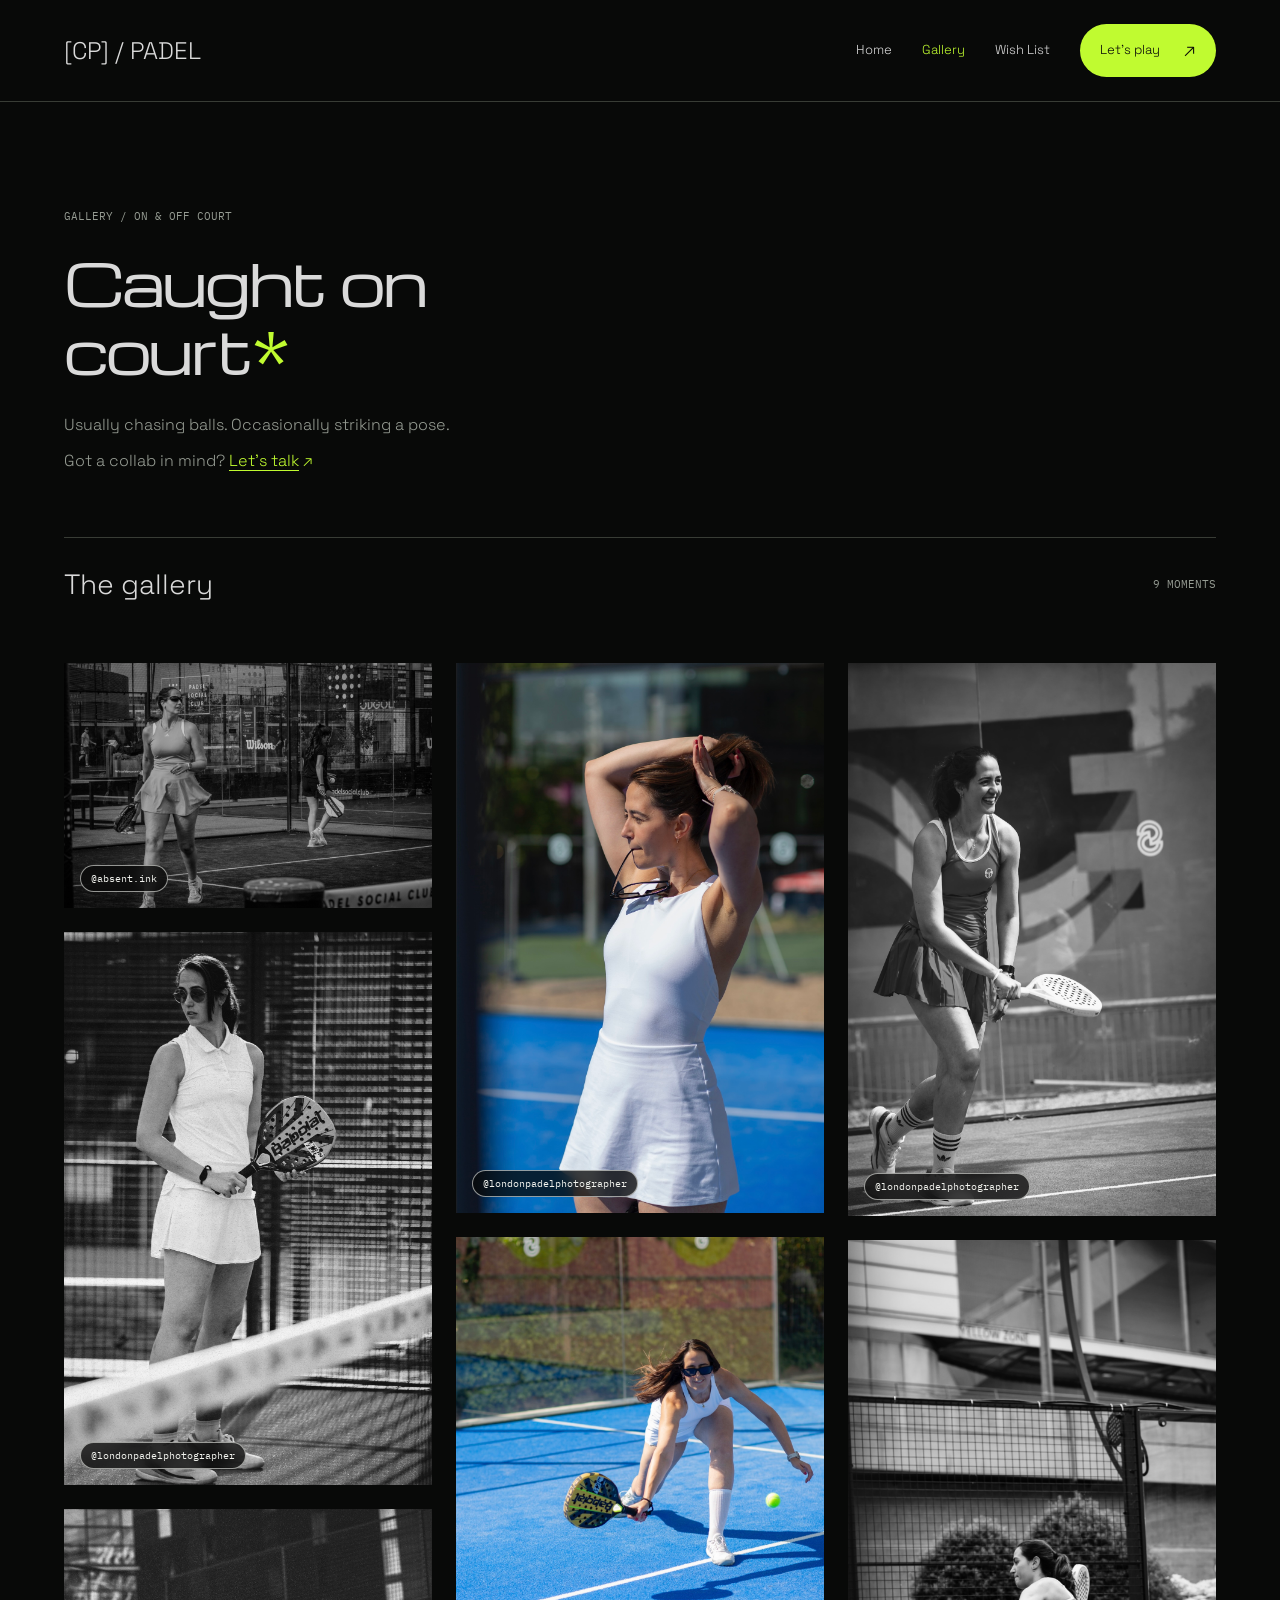
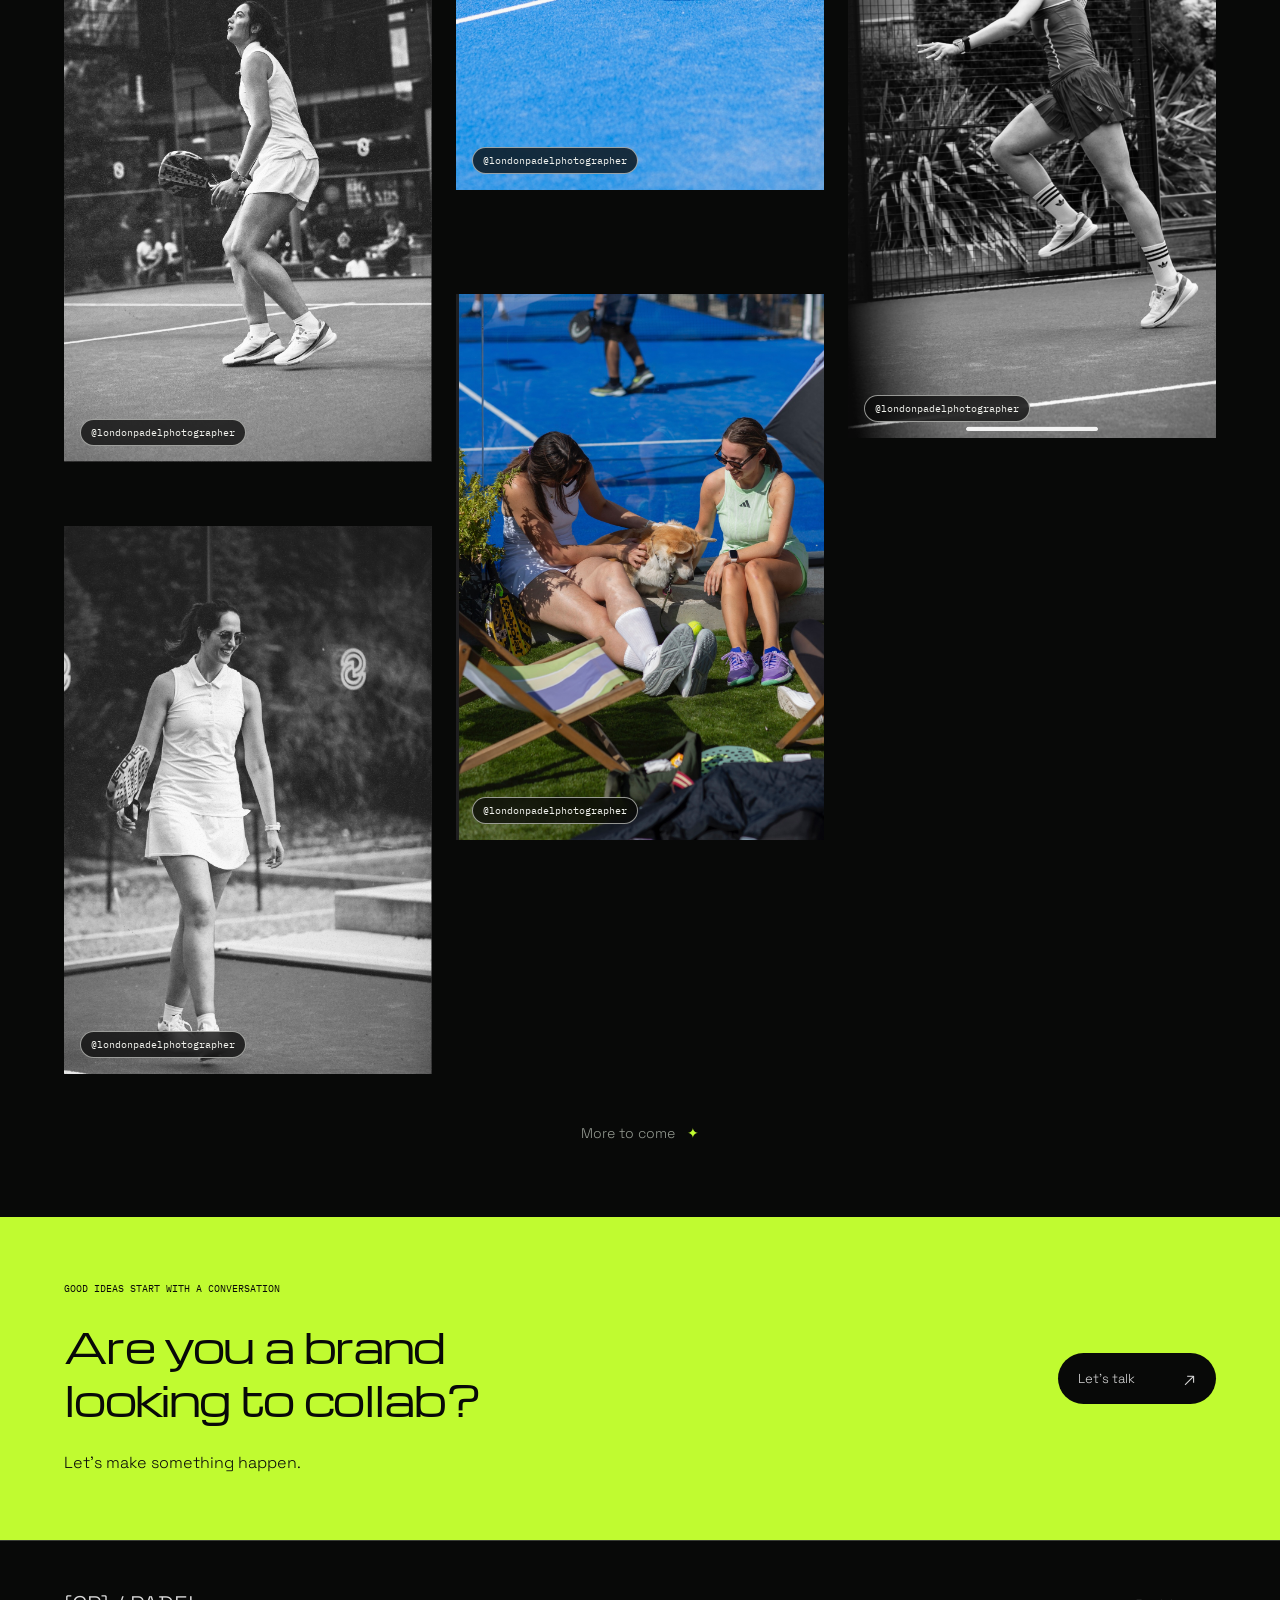
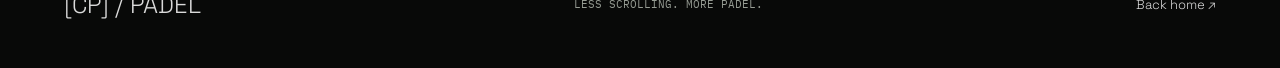
<file: gallery.html>
<!doctype html>
<html lang="en"><head><meta charset="utf-8"><meta name="viewport" content="width=device-width,initial-scale=1"><title>Gallery — Smash Happens</title><meta name="description" content="Moments on and off the padel court. Carol’s photo journal, with credit to the people behind the lens."><link rel="stylesheet" href="styles.css?v=35"><link rel="stylesheet" href="gallery.css?v=12"><link rel="stylesheet" href="navigation.css?v=1"></head>
<body class="gallery-page"><header class="smash-nav"><a class="smash-brand" href="./">[CP] / PADEL</a><nav aria-label="Main navigation"><a href="./">Home</a><a href="gallery.html" aria-current="page">Gallery</a><a href="wish-list.html">Wish List</a><a class="smash-nav-cta" href="./#connect">Let’s play <span aria-hidden="true">↗</span></a></nav></header>
<main><section class="gallery-intro"><p class="gallery-kicker">GALLERY / ON &amp; OFF COURT</p><h1>Caught on<br>court<span>*</span></h1><p>Usually chasing balls. Occasionally striking a pose.<br>Got a collab in mind? <a class="gallery-collab-inline" href="#brand-collab"><span class="collab-link-text">Let’s talk</span> <span aria-hidden="true">↗</span></a></p></section><section aria-label="Photo gallery" class="gallery-collection"><div class="gallery-section-title"><h2>The gallery</h2><span id="gallery-count">MORE MOMENTS TO COME</span></div><div id="gallery-grid" class="gallery-grid"></div><p class="gallery-more">More to come<span aria-hidden="true"> ✦</span></p><div id="gallery-empty" class="gallery-empty"><span aria-hidden="true">✦</span><h2>Room for the good shots</h2><p>Photos from on and off the court will live here.<br>With a little credit to the person behind the lens.</p><a href="./" class="gallery-pill">Back to the court <span>↗</span></a></div></section><section id="brand-collab" class="gallery-collab" aria-labelledby="collab-title"><div><p class="gallery-collab-kicker">GOOD IDEAS START WITH A CONVERSATION</p><h2 id="collab-title">Are you a brand<br>looking to collab?</h2><p>Let’s make something happen.</p></div><a class="gallery-pill gallery-collab-link" href="mailto:carolpestitschek@gmail.com?subject=Smash%20Happens%20%E2%80%94%20Brand%20collaboration">Let’s talk <span aria-hidden="true">↗</span></a></section></main>
<footer class="gallery-footer"><a class="gallery-brand" href="./">[CP] / PADEL</a><p>LESS SCROLLING. MORE PADEL.</p><a href="./">Back home ↗</a></footer>
<dialog id="photo-viewer" aria-label="Enlarged gallery photo"><button id="close-photo" aria-label="Close photo">Close ×</button><img id="viewer-image" alt=""><p id="viewer-caption"></p></dialog><script src="gallery-data.js?v=6"></script><script src="gallery.js?v=4"></script><script src="interface-polish.js?v=1"></script><script src="mobile-idle.js?v=1"></script><script src="gallery-nav.js?v=4"></script></body></html>
</file>
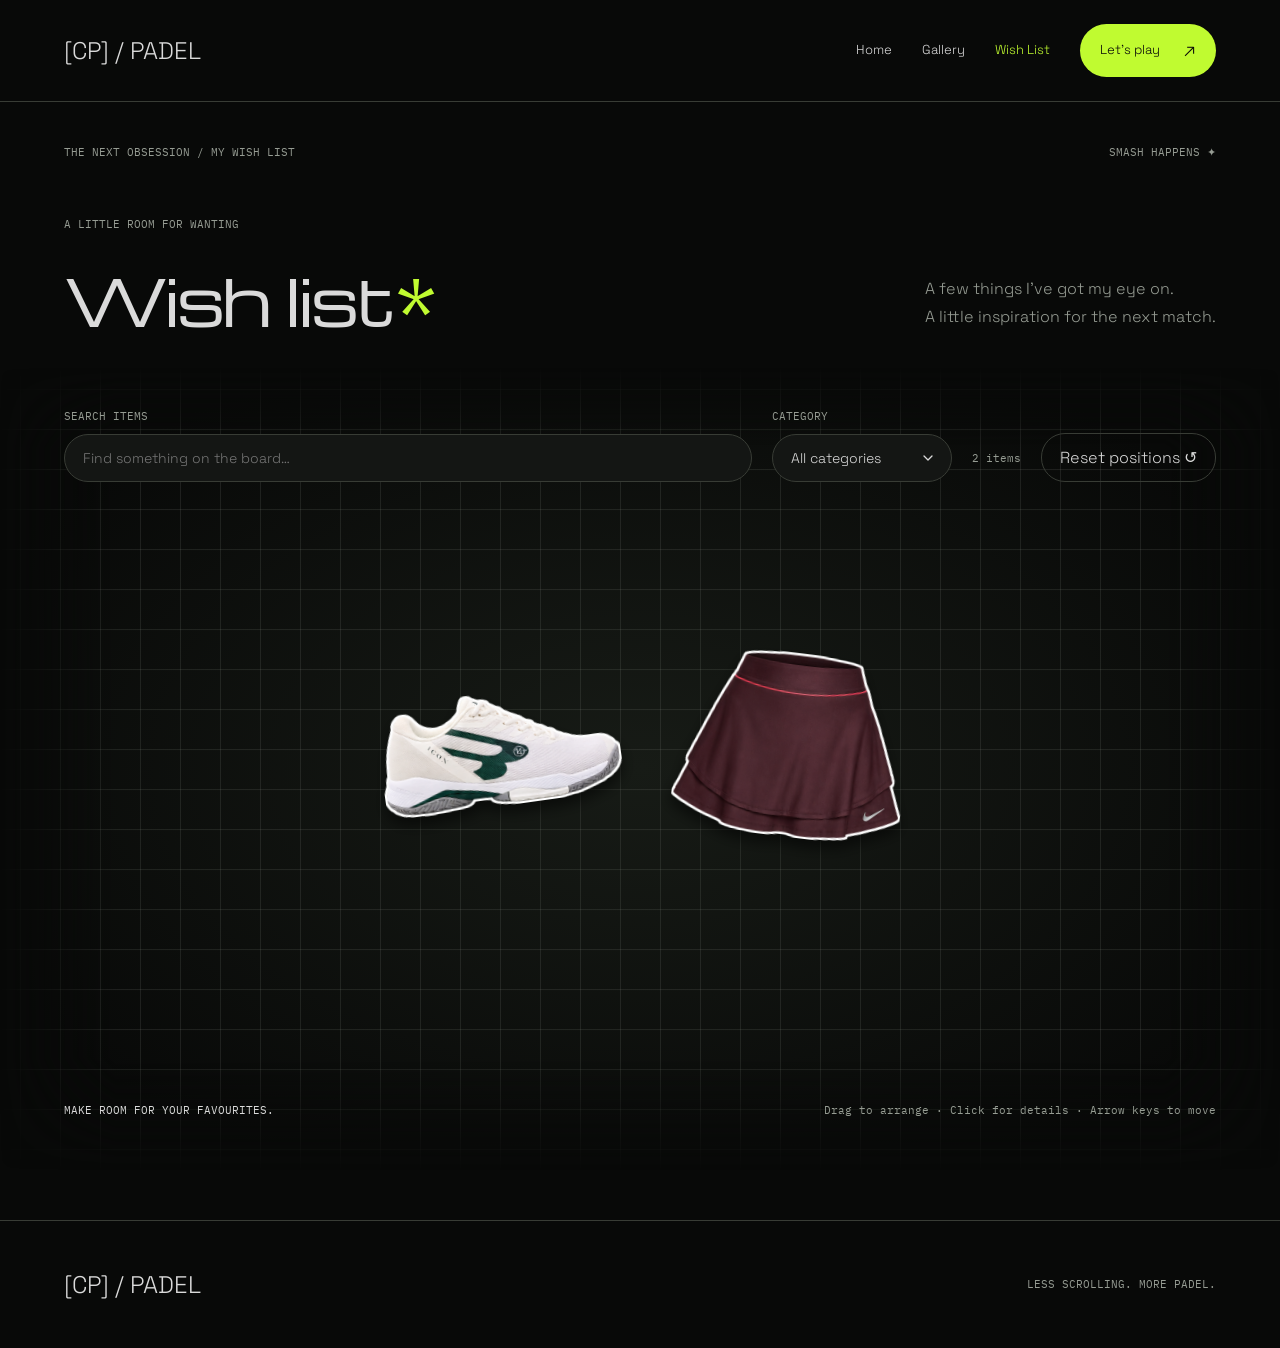
<file: wish-list.html>
<!doctype html><html lang="en"><head><meta charset="utf-8"><meta name="viewport" content="width=device-width,initial-scale=1"><title>Wish List — Smash Happens</title><link rel="stylesheet" href="styles.css?v=42"><link rel="stylesheet" href="gallery.css?v=1"><link rel="stylesheet" href="wish-list.css?v=10"><link rel="stylesheet" href="navigation.css?v=1"></head><body class="gallery-page wish-page"><header class="smash-nav"><a class="smash-brand" href="./">[CP] / PADEL</a><nav aria-label="Main navigation"><a href="./">Home</a><a href="gallery.html">Gallery</a><a href="wish-list.html" aria-current="page">Wish List</a><a class="smash-nav-cta" href="./#connect">Let’s play <span aria-hidden="true">↗</span></a></nav></header><main><div class="gallery-strap"><span>THE NEXT OBSESSION / MY WISH LIST</span><span>SMASH HAPPENS ✦</span></div><section class="wish-intro"><div><p class="gallery-kicker">A LITTLE ROOM FOR WANTING</p><h1>Wish list<span>*</span></h1></div><p>A few things I’ve got my eye on.<br>A little inspiration for the next match.</p></section><section aria-label="Wish list"><form class="wish-tools" role="search" onsubmit="return false"><label class="wish-search">Search items<input id="wish-search" type="search" placeholder="Find something on the board…" autocomplete="off"></label><label>Category<select id="wish-category"><option value="all">All categories</option><option>Rackets</option><option>Shoes</option><option>Accessories</option><option>Courtwear</option><option>Other</option></select></label><p id="wish-count" aria-live="polite">0 items</p><button type="button" id="wish-reset">Reset positions ↺</button></form><div class="wish-board" id="wish-board" aria-label="Draggable wish list items"><div class="wish-empty" id="wish-empty"><span aria-hidden="true">✦</span><h2>Space for the next obsession</h2><p>My wish list is taking shape.<br>The first finds will land here soon.</p></div></div><div class="wish-hint"><span>MAKE ROOM FOR YOUR FAVOURITES.</span><span>Drag to arrange · Click for details · Arrow keys to move</span></div></section></main><footer class="gallery-footer"><a class="gallery-brand" href="./">[CP] / PADEL</a><p>LESS SCROLLING. MORE PADEL.</p></footer><dialog id="wish-details" aria-labelledby="wish-detail-title"><button type="button" class="wish-close" aria-label="Close item details">Close ×</button><div id="wish-detail-content"></div></dialog><script src="product-sprite.js?v=3"></script><script src="wish-list-data.js?v=7"></script><script src="wish-list.js?v=4"></script><script src="interface-polish.js?v=1"></script><script src="mobile-idle.js?v=1"></script><script src="gallery-nav.js?v=4"></script></body></html>
</file>
<file: styles.css>
@font-face{font-family:"Michroma";src:url("assets/michroma.woff2") format("woff2");font-weight:400;font-display:swap}@font-face{font-family:"Space Grotesk";src:url("assets/space-grotesk.woff2") format("woff2");font-weight:300 700;font-display:swap}@font-face{font-family:"IBM Plex Mono";src:url("assets/ibm-plex-mono.woff2") format("woff2");font-weight:400;font-display:swap}@font-face{font-family:"IBM Plex Mono";src:url("assets/ibm-plex-mono-semibold.woff2") format("woff2");font-weight:600;font-display:swap}
*,:before,:after{box-sizing:border-box;border-width:0;border-style:solid}html{scroll-behavior:smooth}body{margin:0;background:#080908;color:#dadada;font-family:"Space Grotesk",sans-serif}p,h1,h2,h3{margin:0}a{color:inherit;text-decoration:inherit}img{display:block;max-width:100%}button{font:inherit} .desktop-view{width:100%;max-width:1440px;margin:auto}.mobile-view{display:none} @media(max-width:767px){.desktop-view{display:none}.mobile-view{display:block;width:100%;max-width:767px;margin:auto}} @media(prefers-reduced-motion:reduce){html{scroll-behavior:auto}}
.f0{background-color:#080908;align-content:stretch;display:flex;flex-direction:column;align-items:flex-start;position:relative;width:100%;height:100%}
.f1{border-color:#383c35;border-bottom-width:1px;border-style:solid;align-content:stretch;display:flex;flex-direction:column;align-items:flex-start;overflow:clip;padding-left:64px;padding-right:64px;padding-top:24px;padding-bottom:24px;position:relative;flex-shrink:0;width:100%}
.f2{word-break:break-word;align-content:stretch;display:flex;align-items:center;justify-content:space-between;line-height:normal;overflow:clip;position:relative;flex-shrink:0;width:100%;white-space:nowrap}
.f3{font-family:"Space Grotesk";font-weight:700;font-weight:700;position:relative;flex-shrink:0;color:#dadada;font-size:24px}
.f4{align-content:stretch;display:flex;gap:30px;align-items:center;overflow:clip;position:relative;flex-shrink:0}
.f5{font-family:"Space Grotesk";font-weight:400;font-weight:400;position:relative;flex-shrink:0;color:#c0fb30;font-size:13px}
.f6{font-family:"Space Grotesk";font-weight:400;font-weight:400;position:relative;flex-shrink:0;color:#dadada;font-size:13px}
.f7{background-color:#c0fb30;border-width:0;border-color:#383c35;border-style:solid;align-content:stretch;display:flex;gap:20px;align-items:center;overflow:clip;padding-left:20px;padding-right:20px;padding-top:13px;padding-bottom:13px;position:relative;border-radius:100px;flex-shrink:0;color:#080908}
.f8{font-family:"Space Grotesk";font-weight:700;font-weight:700;position:relative;flex-shrink:0;font-size:13px}
.f9{font-family:"Space Grotesk";font-weight:400;font-weight:400;position:relative;flex-shrink:0;font-size:19px}
.f10{align-content:stretch;display:flex;flex-direction:column;gap:38px;align-items:flex-start;overflow:clip;padding-bottom:64px;padding-top:42px;padding-left:64px;padding-right:64px;position:relative;flex-shrink:0;width:100%}
.f11{align-content:stretch;display:flex;align-items:center;justify-content:space-between;overflow:clip;position:relative;flex-shrink:0;width:100%}
.f12{word-break:break-word;font-family:"IBM Plex Mono";font-weight:400;line-height:1.5;font-style:normal;position:relative;flex-shrink:0;color:#969c93;font-size:11px;white-space:nowrap}
.f13{background-color:#c0fb30;border-width:0;border-color:var(--shadow-border-neutral-shadow-border-neutral-weaker,#043cb5);border-style:solid;align-content:stretch;display:flex;gap:var(--space-space-20,4px);height:20px;align-items:center;justify-content:center;min-width:20px;padding-left:var(--space-space-20,4px);padding-right:var(--space-space-20,4px);padding-top:var(--space-space-10,2px);padding-bottom:var(--space-space-10,2px);position:relative;border-radius:100px;flex-shrink:0}
.f14{word-break:break-word;font-family:"IBM Plex Mono";font-weight:400;line-height:var(--font-line-height-line-height-10,16px);font-style:normal;position:relative;flex-shrink:0;color:#080908;font-size:10px;text-align:center;white-space:nowrap}
.f15{align-content:stretch;display:flex;flex-direction:column;height:430px;align-items:flex-start;justify-content:center;overflow:clip;padding-left:36px;position:relative;flex-shrink:0;width:100%}
.f16{position:absolute;align-content:stretch;display:flex;height:370px;align-items:flex-start;left:0;overflow:clip;top:28px;width:1312px}
.f17{height:370px;position:relative;flex-shrink:0;width:1312px}
.f18{position:absolute;display:block;inset:0;max-width:none;width:100%;height:100%}
.f19{align-content:stretch;display:flex;align-items:flex-start;padding-bottom:var(--space-space-0,0px);position:relative;flex-shrink:0;width:100%}
.f20{word-break:break-word;flex:1 0 0;font-family:"Michroma";font-weight:400;line-height:1.15;min-width:1px;font-style:normal;position:relative;color:#dadada;font-size:160px;letter-spacing:-8px}
.f21{word-break:break-word;flex:1 0 0;font-family:"Michroma";font-weight:400;line-height:1.15;min-width:1px;font-style:normal;position:relative;color:#dadada;font-size:120px;letter-spacing:-6px}
.f22{position:absolute;left:790px;width:150px;height:150px;top:60px}
.f23{position:absolute;inset:-0.99% -0.84% -1.15% -0.99%}
.f24{display:block;max-width:none;width:100%;height:100%}
.f25{word-break:break-word;position:absolute;font-family:"Space Grotesk";font-weight:400;font-weight:400;line-height:normal;left:1120px;color:#c0fb30;font-size:88px;top:219px;white-space:nowrap}
.f26{word-break:break-word;position:absolute;font-family:"IBM Plex Mono";font-weight:400;line-height:0;left:1010px;font-style:normal;color:#969c93;font-size:11px;top:72px;width:185px}
.f27{line-height:1.5;margin-bottom:0}
.f28{line-height:1.5}
.f29{word-break:break-word;align-content:stretch;display:flex;gap:80px;align-items:flex-end;overflow:clip;position:relative;flex-shrink:0;width:100%}
.f30{align-content:stretch;display:flex;flex:1 0 0;flex-direction:column;font-family:"Space Grotesk";font-weight:400;font-weight:400;gap:14px;align-items:flex-start;min-width:1px;overflow:clip;position:relative}
.f31{line-height:normal;position:relative;flex-shrink:0;color:#dadada;font-size:36px;white-space:nowrap}
.f32{line-height:1.5;min-width:100%;position:relative;flex-shrink:0;color:#969c93;font-size:16px;width:min-content}
.f33{align-content:stretch;display:flex;gap:12px;align-items:flex-start;line-height:normal;overflow:clip;position:relative;flex-shrink:0;white-space:nowrap}
.f34{background-color:#080908;border-width:1px;border-color:#383c35;border-style:solid;align-content:stretch;display:flex;gap:20px;align-items:center;overflow:clip;padding-left:20px;padding-right:20px;padding-top:13px;padding-bottom:13px;position:relative;border-radius:100px;flex-shrink:0}
.f35{font-family:"Space Grotesk";font-weight:700;font-weight:700;position:relative;flex-shrink:0;color:#dadada;font-size:13px}
.f36{font-family:"Space Grotesk";font-weight:400;font-weight:400;position:relative;flex-shrink:0;color:#c0fb30;font-size:19px}
.f37{background-color:#141614;border-color:#383c35;border-left-width:2px;border-style:solid;align-content:stretch;display:flex;gap:var(--space-space-50,16px);align-items:flex-start;padding-left:var(--space-space-70,26px);padding-right:var(--space-space-70,24px);padding-top:var(--space-space-70,24px);padding-bottom:var(--space-space-70,24px);position:relative;flex-shrink:0;width:100%}
.f38{position:relative;flex-shrink:0;width:20px;height:20px}
.f39{flex:1 0 0;min-width:1px;position:relative}
.f40{word-break:break-word;background-clip:padding-box;border-width:0;border-color:transparent;border-style:solid;align-content:stretch;display:flex;flex-direction:column;font-family:"Space Grotesk";font-weight:400;font-weight:400;gap:var(--space-space-30,8px);align-items:flex-start;line-height:var(--font-line-height-line-height-30,20px);position:relative;width:100%;height:100%}
.f41{position:relative;flex-shrink:0;color:#c0fb30;font-size:var(--font-font-size-font-size-30,14px);width:100%}
.f42{position:relative;flex-shrink:0;color:#969c93;font-size:13px;width:100%}
.f43{background-color:#dadada;border-color:#afb4aa;border-style:solid;border-top-width:1px;align-content:stretch;display:flex;flex-direction:column;align-items:flex-start;padding-left:64px;padding-right:64px;padding-top:80px;padding-bottom:80px;position:relative;flex-shrink:0;width:100%}
.f44{align-content:stretch;display:flex;gap:100px;align-items:flex-start;overflow:clip;position:relative;flex-shrink:0;width:100%}
.f45{align-content:stretch;display:flex;flex-direction:column;gap:20px;align-items:flex-start;overflow:clip;position:relative;flex-shrink:0;width:510px}
.f46{word-break:break-word;font-family:"IBM Plex Mono";font-weight:400;line-height:1.5;font-style:normal;position:relative;flex-shrink:0;color:#080908;font-size:11px;white-space:nowrap}
.f47{word-break:break-word;flex:1 0 0;font-family:"Michroma";font-weight:400;line-height:0;min-width:1px;font-style:normal;position:relative;color:#080908;font-size:46.5px;letter-spacing:-2.325px}
.f48{line-height:1.15;margin-bottom:0}
.f49{line-height:1.15}
.f50{word-break:break-word;font-family:"Space Grotesk";font-weight:400;font-weight:400;line-height:1.5;min-width:100%;position:relative;flex-shrink:0;color:#080908;font-size:14px;width:min-content}
.f51{word-break:break-word;align-content:stretch;display:flex;flex:1 0 0;flex-direction:column;align-items:flex-start;min-width:1px;overflow:clip;position:relative;color:#080908;white-space:nowrap}
.f52{border-color:#afb4aa;border-bottom-width:1px;border-style:solid;align-content:stretch;display:flex;align-items:center;justify-content:space-between;overflow:clip;padding-top:16px;padding-bottom:16px;position:relative;flex-shrink:0;width:100%}
.f53{font-family:"IBM Plex Mono";font-weight:400;line-height:1.5;font-style:normal;position:relative;flex-shrink:0;font-size:11px}
.f54{font-family:"Space Grotesk";font-weight:400;font-weight:400;line-height:normal;position:relative;flex-shrink:0;font-size:27px}
.f55{background-color:#080908;border-color:#383c35;border-style:solid;border-top-width:1px;align-content:stretch;display:flex;flex-direction:column;gap:40px;align-items:flex-start;padding-left:64px;padding-right:64px;padding-top:80px;padding-bottom:80px;position:relative;flex-shrink:0;width:100%}
.f56{align-content:stretch;display:flex;gap:60px;align-items:flex-end;overflow:clip;position:relative;flex-shrink:0;width:100%}
.f57{align-content:stretch;display:flex;flex:1 0 0;flex-direction:column;gap:14px;align-items:flex-start;min-width:1px;overflow:clip;position:relative}
.f58{word-break:break-word;flex:1 0 0;font-family:"Michroma";font-weight:400;line-height:1.15;min-width:1px;font-style:normal;position:relative;color:#dadada;font-size:51px;letter-spacing:-2.55px}
.f59{align-content:stretch;display:flex;flex-direction:column;align-items:flex-start;overflow:clip;position:relative;flex-shrink:0;width:320px}
.f60{word-break:break-word;font-family:"Space Grotesk";font-weight:400;font-weight:400;line-height:1.5;position:relative;flex-shrink:0;color:#dadada;font-size:14px;width:100%}
.f61{background-color:#c0fb30;align-content:stretch;display:flex;align-items:flex-start;overflow:clip;position:relative;flex-shrink:0;width:100%}
.f62{align-content:stretch;display:flex;height:300px;align-items:center;justify-content:center;overflow:clip;position:relative;flex-shrink:0;width:390px}
.f63{height:200px;position:relative;flex-shrink:0;width:280px}
.f64{position:absolute;left:288px;width:32px;height:32px;top:40px}
.f65{word-break:break-word;position:absolute;bottom:31px;font-family:"IBM Plex Mono";font-weight:400;line-height:normal;left:24px;font-style:normal;color:#080908;font-size:10px;transform:translateY(100%);white-space:nowrap}
.f66{align-content:stretch;display:flex;flex:1 0 0;flex-direction:column;gap:18px;align-items:flex-start;min-width:1px;overflow:clip;padding:36px;position:relative}
.f67{align-content:stretch;display:flex;gap:12px;align-items:flex-start;overflow:clip;position:relative;flex-shrink:0}
.f68{background-color:#141614;border-width:0;border-color:var(--shadow-border-neutral-shadow-border-neutral-weaker,#043cb5);border-style:solid;align-content:stretch;display:flex;gap:var(--space-space-20,4px);height:20px;align-items:center;justify-content:center;min-width:20px;padding-left:var(--space-space-20,4px);padding-right:var(--space-space-20,4px);padding-top:var(--space-space-10,2px);padding-bottom:var(--space-space-10,2px);position:relative;border-radius:100px;flex-shrink:0}
.f69{word-break:break-word;font-family:"IBM Plex Mono";font-weight:400;line-height:var(--font-line-height-line-height-10,16px);font-style:normal;position:relative;flex-shrink:0;color:#dadada;font-size:10px;text-align:center;white-space:nowrap}
.f70{word-break:break-word;flex:1 0 0;font-family:"Michroma";font-weight:400;line-height:1.15;min-width:1px;font-style:normal;position:relative;color:#080908;font-size:37.5px;letter-spacing:-1.875px}
.f71{word-break:break-word;font-family:"Space Grotesk";font-weight:400;font-weight:400;line-height:1.5;min-width:100%;position:relative;flex-shrink:0;color:#080908;font-size:20px;width:min-content}
.f72{word-break:break-word;background-color:#dadada;border-width:1px;border-color:#080908;border-style:solid;align-content:stretch;display:flex;gap:20px;align-items:center;line-height:normal;overflow:clip;padding-left:20px;padding-right:20px;padding-top:13px;padding-bottom:13px;position:relative;border-radius:100px;flex-shrink:0;color:#080908;white-space:nowrap}
.f73{align-content:stretch;display:flex;flex:1 0 0;align-items:flex-start;min-width:1px;padding-bottom:var(--space-space-0,0px);position:relative}
.f74{word-break:break-word;flex:1 0 0;font-family:"Michroma";font-weight:400;line-height:1.15;min-width:1px;font-style:normal;position:relative;color:#dadada;font-size:36px;letter-spacing:-1.8px}
.f75{word-break:break-word;align-content:stretch;display:flex;flex-direction:column;align-items:flex-start;overflow:clip;position:relative;flex-shrink:0;width:100%}
.f76{align-content:stretch;display:flex;font-family:"IBM Plex Mono";font-weight:400;gap:24px;align-items:flex-start;line-height:normal;font-style:normal;overflow:clip;padding-top:12px;padding-bottom:12px;position:relative;flex-shrink:0;color:#969c93;font-size:10px;width:100%}
.f77{position:relative;flex-shrink:0;width:225px}
.f78{position:relative;flex-shrink:0;width:300px}
.f79{position:relative;flex-shrink:0;width:135px}
.f80{border-color:#383c35;border-style:solid;border-top-width:1px;align-content:stretch;display:flex;gap:24px;align-items:center;overflow:clip;padding-top:22px;padding-bottom:22px;position:relative;flex-shrink:0;width:100%}
.f81{font-family:"IBM Plex Mono";font-weight:400;line-height:normal;font-style:normal;position:relative;flex-shrink:0;color:#c0fb30;font-size:12px;width:225px}
.f82{align-content:stretch;display:flex;flex:1 0 0;flex-direction:column;font-family:"Space Grotesk";font-weight:400;font-weight:400;gap:6px;align-items:flex-start;min-width:1px;overflow:clip;position:relative}
.f83{line-height:normal;position:relative;flex-shrink:0;color:#dadada;font-size:24px;white-space:nowrap}
.f84{line-height:1.5;min-width:100%;position:relative;flex-shrink:0;color:#969c93;font-size:13px;width:min-content}
.f85{font-family:"Space Grotesk";font-weight:400;font-weight:400;line-height:normal;position:relative;flex-shrink:0;color:#969c93;font-size:13px;width:300px}
.f86{font-family:"Space Grotesk";font-weight:400;font-weight:400;line-height:normal;position:relative;flex-shrink:0;color:#c0fb30;font-size:13px;width:135px}
.f87{background-color:#dadada;border-color:#afb4aa;border-style:solid;border-top-width:1px;align-content:stretch;display:flex;flex-direction:column;gap:40px;align-items:flex-start;padding-left:64px;padding-right:64px;padding-top:80px;padding-bottom:80px;position:relative;flex-shrink:0;width:100%}
.f88{align-content:stretch;display:flex;gap:60px;align-items:flex-end;overflow:clip;padding-top:var(--space-space-40,12px);padding-bottom:var(--space-space-40,12px);position:relative;flex-shrink:0;width:100%}
.f89{align-content:stretch;display:flex;flex:1 0 0;flex-direction:column;gap:14px;height:96px;align-items:flex-start;min-width:1px;overflow:clip;position:relative}
.f90{word-break:break-word;flex:1 0 0;font-family:"Michroma";font-weight:400;line-height:1.15;min-width:1px;font-style:normal;position:relative;color:#080908;font-size:51px;letter-spacing:-2.55px}
.f91{align-content:stretch;display:flex;flex-direction:column;align-items:flex-start;overflow:clip;padding-top:var(--space-space-30,8px);padding-bottom:var(--space-space-30,8px);position:relative;flex-shrink:0;width:320px}
.f92{word-break:break-word;font-family:"Space Grotesk";font-weight:400;font-weight:400;line-height:1.5;position:relative;flex-shrink:0;color:#080908;font-size:14px;width:100%}
.f93{align-content:stretch;display:flex;gap:32px;align-items:flex-start;overflow:clip;position:relative;flex-shrink:0;width:100%}
.f94{border-width:1px;border-color:#080908;border-style:solid;align-content:stretch;display:flex;flex:1 0 0;flex-direction:column;align-items:flex-start;min-width:1px;overflow:clip;position:relative}
.f95{background-color:#080908;align-content:stretch;display:flex;align-items:center;justify-content:space-between;overflow:clip;padding-left:24px;padding-right:24px;padding-top:18px;padding-bottom:18px;position:relative;flex-shrink:0;width:100%}
.f96{word-break:break-word;font-family:"Space Grotesk";font-weight:400;font-weight:400;line-height:normal;position:relative;flex-shrink:0;color:#c0fb30;font-size:36px;white-space:nowrap}
.f97{background-color:#dadada;border-width:1px;border-color:var(--border-color-border-weaker,#1f304c);border-style:solid;align-content:stretch;display:flex;flex-direction:column;align-items:flex-start;padding:24px;position:relative;flex-shrink:0;width:100%}
.f98{background-color:#dadada;border-width:1px;border-color:#e7dcfa;border-style:dashed;position:relative;flex-shrink:0;width:100%}
.f99{background-clip:padding-box;border-width:0;border-color:transparent;border-style:solid;align-content:stretch;display:flex;flex-direction:column;align-items:center;position:relative;width:100%;height:100%}
.f100{align-content:stretch;display:flex;flex-direction:column;align-items:flex-start;padding-bottom:var(--space-space-30,8px);position:relative;flex-shrink:0;width:100%}
.f101{word-break:break-word;font-family:"Space Grotesk";font-weight:400;font-weight:400;line-height:1.2;position:relative;flex-shrink:0;color:#080908;font-size:24px;letter-spacing:-0.48px;width:100%}
.f102{align-content:stretch;display:flex;flex-direction:column;align-items:flex-start;padding-bottom:var(--space-space-70,24px);position:relative;flex-shrink:0;width:100%}
.f103{word-break:break-word;font-family:"Space Grotesk";font-weight:400;font-weight:400;line-height:0;position:relative;flex-shrink:0;color:#080908;font-size:var(--font-font-size-font-size-30,14px);width:100%}
.f104{line-height:var(--font-line-height-line-height-40,24px);margin-bottom:24px}
.f105{line-height:var(--font-line-height-line-height-40,24px)}
.f106{align-content:stretch;display:flex;align-items:flex-start;position:relative;border-radius:var(--border-radius-border-radius-20,4px);flex-shrink:0;width:100%}
.f107{text-decoration-skip-ink:none;text-underline-position:from-font;word-break:break-word;text-decoration-thickness:from-font;text-decoration-style:solid;flex:1 0 0;font-family:"Space Grotesk";font-weight:400;font-weight:400;line-height:var(--font-line-height-line-height-30,20px);min-width:1px;position:relative;color:#080908;font-size:var(--font-font-size-font-size-30,14px);text-decoration-line:underline}
.f108{word-break:break-word;flex:1 0 0;font-family:"Michroma";font-weight:400;line-height:1.15;min-width:1px;font-style:normal;position:relative;color:#080908;font-size:36px;letter-spacing:-1.8px}
.f109{word-break:break-word;align-content:stretch;display:flex;flex-direction:column;align-items:flex-start;overflow:clip;position:relative;flex-shrink:0;color:#080908;width:100%}
.f110{border-color:#afb4aa;border-style:solid;border-top-width:1px;align-content:stretch;display:flex;gap:32px;align-items:center;overflow:clip;padding-top:22px;padding-bottom:22px;position:relative;flex-shrink:0;width:100%}
.f111{align-content:stretch;display:flex;flex:1 0 0;flex-direction:column;font-family:"Space Grotesk";font-weight:400;font-weight:400;gap:8px;align-items:flex-start;min-width:1px;overflow:clip;position:relative}
.f112{line-height:normal;position:relative;flex-shrink:0;font-size:24px;white-space:nowrap}
.f113{line-height:1.5;min-width:100%;position:relative;flex-shrink:0;font-size:13px;width:min-content}
.f114{align-content:stretch;display:flex;flex-direction:column;gap:6px;align-items:flex-start;line-height:1.5;overflow:clip;position:relative;flex-shrink:0;width:330px}
.f115{font-family:"Space Grotesk";font-weight:400;font-weight:400;min-width:100%;position:relative;flex-shrink:0;font-size:13px;width:min-content}
.f116{font-family:"IBM Plex Mono";font-weight:400;font-style:normal;position:relative;flex-shrink:0;font-size:11px;white-space:nowrap}
.f117{font-family:"Space Grotesk";font-weight:400;font-weight:400;line-height:normal;position:relative;flex-shrink:0;font-size:13px;white-space:nowrap}
.f118{border-color:#383c35;border-bottom-width:1px;border-style:solid;border-top-width:1px;align-content:stretch;display:flex;align-items:flex-start;overflow:clip;padding-top:16px;padding-bottom:16px;position:relative;flex-shrink:0;width:100%}
.f119{word-break:break-word;flex:1 0 0;font-family:"IBM Plex Mono";font-weight:400;line-height:1.5;min-width:1px;font-style:normal;position:relative;color:#969c93;font-size:11px}
.f120{align-content:stretch;display:flex;gap:24px;align-items:flex-start;overflow:clip;position:relative;flex-shrink:0;width:100%}
.f121{align-content:stretch;display:flex;flex:1 0 0;flex-direction:column;gap:20px;align-items:flex-start;min-width:1px;overflow:clip;position:relative}
.f122{word-break:break-word;align-content:stretch;display:flex;font-family:"Space Grotesk";font-weight:400;font-weight:400;align-items:center;justify-content:space-between;line-height:normal;overflow:clip;position:relative;flex-shrink:0;width:100%;white-space:nowrap}
.f123{position:relative;flex-shrink:0;color:#dadada;font-size:30px}
.f124{position:relative;flex-shrink:0;color:#c0fb30;font-size:27px}
.f125{border-width:1px;border-color:#383c35;border-style:solid;align-content:stretch;display:flex;flex-direction:column;align-items:flex-start;overflow:clip;position:relative;flex-shrink:0;width:100%}
.f126{align-content:stretch;display:flex;flex-direction:column;align-items:flex-start;overflow:clip;position:relative;flex-shrink:0;width:100%}
.f127{background-color:#141614;align-content:stretch;display:flex;height:220px;align-items:center;justify-content:center;overflow:clip;position:relative;flex-shrink:0;width:421.33px}
.f128{position:absolute;height:127.6px;left:29.49px;top:44px;width:362.344px}
.f129{height:160px;position:relative;flex-shrink:0;width:100px}
.f130{word-break:break-word;position:absolute;bottom:26px;font-family:"IBM Plex Mono";font-weight:400;line-height:normal;left:16px;font-style:normal;color:#969c93;font-size:9px;transform:translateY(100%);white-space:nowrap}
.f131{position:absolute;align-content:stretch;display:flex;align-items:flex-start;left:16px;overflow:clip;top:16px}
.f132{background-color:#141614;border-width:1px;border-color:var(--border-color-border-weaker,#1f304c);border-style:solid;align-content:stretch;display:flex;flex-direction:column;align-items:flex-start;padding:24px;position:relative;flex-shrink:0;width:100%}
.f133{background-color:#141614;border-width:1px;border-color:#e7dcfa;border-style:dashed;position:relative;flex-shrink:0;width:100%}
.f134{word-break:break-word;font-family:"Space Grotesk";font-weight:400;font-weight:400;line-height:1.2;position:relative;flex-shrink:0;color:#dadada;font-size:24px;letter-spacing:-0.48px;width:100%}
.f135{word-break:break-word;font-family:"Space Grotesk";font-weight:400;font-weight:400;line-height:0;position:relative;flex-shrink:0;color:#969c93;font-size:var(--font-font-size-font-size-30,14px);width:100%}
.f136{text-decoration-skip-ink:none;text-underline-position:from-font;word-break:break-word;text-decoration-thickness:from-font;text-decoration-style:solid;flex:1 0 0;font-family:"Space Grotesk";font-weight:400;font-weight:400;line-height:var(--font-line-height-line-height-30,20px);min-width:1px;position:relative;color:#c0fb30;font-size:var(--font-font-size-font-size-30,14px);text-decoration-line:underline}
.f137{height:130px;position:relative;flex-shrink:0;width:220px}
.f138{height:135px;position:relative;flex-shrink:0;width:200px}
.f139{align-content:stretch;display:flex;flex-direction:column;gap:var(--space-space-40,12px);align-items:flex-start;position:relative;flex-shrink:0;width:300px}
.f140{align-content:stretch;display:flex;flex-direction:column;align-items:flex-start;position:relative;flex-shrink:0;width:100%}
.f141{align-content:stretch;display:flex;align-items:flex-start;position:relative;flex-shrink:0;width:100%}
.f142{word-break:break-word;flex:1 0 0;font-family:"IBM Plex Mono";font-weight:400;line-height:var(--font-line-height-line-height-30,20px);min-width:1px;font-style:normal;position:relative;color:#969c93;font-size:10px}
.f143{align-content:stretch;display:flex;gap:var(--space-space-30,8px);align-items:flex-start;position:relative;flex-shrink:0;width:100%}
.f144{background-color:#c0fb30;border-width:1px;border-color:#383c35;border-style:solid;align-content:stretch;display:flex;flex:1 0 0;gap:var(--space-space-40,12px);align-items:flex-start;min-width:1px;padding:13px;position:relative;border-radius:100px;align-self:stretch}
.f145{position:relative;flex-shrink:0}
.f146{background-clip:padding-box;border-width:0;border-color:transparent;border-style:solid;align-content:stretch;display:flex;align-items:flex-start;padding-right:var(--space-space-20,4px);padding-top:var(--space-space-10,2px);padding-bottom:var(--space-space-10,2px);position:relative;width:100%;height:100%}
.f147{background-color:#c0fb30;border-width:1px;border-color:#080908;border-style:solid;overflow:clip;position:relative;border-radius:var(--border-radius-border-radius-circle,100000px);flex-shrink:0;width:16px;height:16px}
.f148{position:absolute;left:-1px;width:16px;height:16px;top:-1px}
.f149{background-clip:padding-box;border-width:0;border-color:transparent;border-style:solid;align-content:stretch;display:flex;flex-direction:column;gap:var(--space-space-30,8px);align-items:flex-start;position:relative;width:100%;height:100%}
.f150{word-break:break-word;font-family:"Space Grotesk";font-weight:400;font-weight:400;line-height:var(--font-line-height-line-height-30,20px);position:relative;flex-shrink:0;color:#080908;font-size:13px;width:100%}
.f151{background-color:#141614;border-width:1px;border-color:#383c35;border-style:solid;align-content:stretch;display:flex;flex:1 0 0;gap:var(--space-space-40,12px);align-items:flex-start;min-width:1px;padding:13px;position:relative;border-radius:100px;align-self:stretch}
.f152{background-color:#141614;border-width:1px;border-color:#969c93;border-style:solid;overflow:clip;position:relative;border-radius:var(--border-radius-border-radius-circle,100000px);flex-shrink:0;width:16px;height:16px}
.f153{word-break:break-word;font-family:"Space Grotesk";font-weight:400;font-weight:400;line-height:var(--font-line-height-line-height-30,20px);position:relative;flex-shrink:0;color:#dadada;font-size:13px;width:100%}
.f154{background-color:#141614;align-content:stretch;display:flex;height:420px;align-items:flex-start;overflow:clip;position:relative;flex-shrink:0;width:864px}
.f155{position:absolute;height:420px;left:0;top:0;width:864px}
.f156{position:absolute;inset:9.76% 10% 18.75% 17.56%}
.f157{position:absolute;height:100px;left:0;top:210px;width:864px}
.f158{position:absolute;inset:-7.5% -0.35% -7.5% 0}
.f159{position:absolute;height:320px;left:77.76px;top:45px;width:622.08px}
.f160{word-break:break-word;position:absolute;font-family:"IBM Plex Mono";font-weight:400;line-height:normal;left:24px;font-style:normal;color:#969c93;font-size:10px;top:24px;white-space:nowrap}
.f161{word-break:break-word;position:absolute;font-family:"IBM Plex Mono";font-weight:400;line-height:normal;left:362.88px;font-style:normal;color:#969c93;font-size:9px;top:305px;white-space:nowrap}
.f162{position:absolute;background-color:#c0fb30;border-width:3px;border-color:#080908;border-style:solid;align-content:stretch;display:flex;align-items:center;justify-content:center;left:258.48px;overflow:clip;border-radius:100px;width:36px;height:36px;top:175.2px}
.f163{word-break:break-word;font-family:"IBM Plex Mono";font-weight:600;line-height:normal;font-style:normal;position:relative;flex-shrink:0;color:#080908;font-size:13px;white-space:nowrap}
.f164{position:absolute;background-color:#dadada;border-width:3px;border-color:#080908;border-style:solid;align-content:stretch;display:flex;align-items:center;justify-content:center;left:483.12px;overflow:clip;border-radius:100px;width:36px;height:36px;top:103.8px}
.f165{position:absolute;background-color:#dadada;border-width:3px;border-color:#080908;border-style:solid;align-content:stretch;display:flex;align-items:center;justify-content:center;left:578.16px;overflow:clip;border-radius:100px;width:36px;height:36px;top:284.4px}
.f166{position:absolute;background-color:#080908;border-width:1px;border-color:#383c35;border-style:solid;align-content:stretch;display:flex;flex-direction:column;gap:6px;height:128px;align-items:flex-start;overflow:clip;padding:10px;right:16px;top:16px;width:100px}
.f167{word-break:break-word;font-family:"IBM Plex Mono";font-weight:400;line-height:normal;font-style:normal;position:relative;flex-shrink:0;color:#969c93;font-size:9px;white-space:nowrap}
.f168{height:66px;position:relative;flex-shrink:0;width:70px}
.f169{word-break:break-word;font-family:"IBM Plex Mono";font-weight:400;font-weight:400;line-height:normal;position:relative;flex-shrink:0;color:#c0fb30;font-size:10px;white-space:nowrap}
.f170{word-break:break-word;position:absolute;bottom:28px;font-family:"IBM Plex Mono";font-weight:400;line-height:normal;left:18px;font-style:normal;color:#dadada;font-size:9px;transform:translateY(100%);width:828px}
.f171{background-color:#c0fb30;align-content:stretch;display:flex;flex:1 0 0;flex-direction:column;gap:22px;align-items:flex-start;min-width:1px;overflow:clip;padding:28px;position:relative}
.f172{word-break:break-word;font-family:"Space Grotesk";font-weight:400;font-weight:400;line-height:0;min-width:100%;position:relative;flex-shrink:0;color:#080908;font-size:16px;width:min-content}
.f173{word-break:break-word;align-content:stretch;display:flex;flex-direction:column;font-family:"Space Grotesk";font-weight:400;font-weight:400;gap:12px;align-items:flex-start;overflow:clip;position:relative;flex-shrink:0;color:#080908;font-size:14px;width:100%}
.f174{line-height:1.5;position:relative;flex-shrink:0;width:100%}
.f175{line-height:0;position:relative;flex-shrink:0;width:100%}
.f176{word-break:break-word;background-color:#dadada;border-width:1px;border-color:#080908;border-style:solid;align-content:stretch;display:flex;gap:20px;align-items:center;overflow:clip;padding-left:20px;padding-right:20px;padding-top:13px;padding-bottom:13px;position:relative;border-radius:100px;flex-shrink:0;color:#080908;white-space:nowrap}
.f177{display:block;font-family:"Space Grotesk";font-weight:700;font-weight:700;line-height:0;position:relative;flex-shrink:0;font-size:13px}
.f178{cursor:pointer;line-height:normal}
.f179{font-family:"Space Grotesk";font-weight:400;font-weight:400;line-height:normal;position:relative;flex-shrink:0;font-size:19px}
.f180{align-content:stretch;display:flex;gap:16px;align-items:flex-start;overflow:clip;position:relative;flex-shrink:0;width:100%}
.f181{align-content:stretch;display:flex;gap:20px;align-items:flex-start;overflow:clip;position:relative;flex-shrink:0;width:100%}
.f182{border-width:1px;border-color:#383c35;border-style:solid;align-content:stretch;display:flex;flex:1 0 0;flex-direction:column;align-items:flex-start;min-width:1px;overflow:clip;position:relative}
.f183{align-content:stretch;display:flex;align-items:flex-start;justify-content:space-between;overflow:clip;padding-top:22px;padding-left:24px;padding-right:24px;position:relative;flex-shrink:0;width:100%}
.f184{word-break:break-word;display:block;flex:1 0 0;font-family:"Space Grotesk";font-weight:400;font-weight:400;line-height:0;min-width:1px;position:relative;color:#c0fb30;font-size:var(--font-font-size-font-size-30,14px)}
.f185{text-decoration-skip-ink:none;text-underline-position:from-font;cursor:pointer;text-decoration-thickness:from-font;text-decoration-style:solid;line-height:var(--font-line-height-line-height-30,20px);text-decoration-line:underline}
.f186{background-color:#c0fb30;border-color:#383c35;border-style:solid;border-top-width:1px;align-content:stretch;display:flex;flex-direction:column;align-items:flex-start;padding-left:64px;padding-right:64px;padding-top:80px;padding-bottom:80px;position:relative;flex-shrink:0;width:100%}
.f187{align-content:stretch;display:flex;gap:100px;align-items:center;overflow:clip;position:relative;flex-shrink:0;width:100%}
.f188{align-content:stretch;display:flex;flex:1 0 0;flex-direction:column;gap:22px;align-items:flex-start;min-width:1px;overflow:clip;position:relative}
.f189{word-break:break-word;flex:1 0 0;font-family:"Michroma";font-weight:400;line-height:0;min-width:1px;font-style:normal;position:relative;color:#080908;font-size:61.5px;letter-spacing:-3.075px}
.f190{align-content:stretch;display:flex;flex-direction:column;gap:16px;align-items:flex-start;overflow:clip;position:relative;flex-shrink:0;width:330px}
.f191{align-content:stretch;display:flex;height:150px;align-items:center;justify-content:center;overflow:clip;position:relative;flex-shrink:0;width:330px}
.f192{height:130px;position:relative;flex-shrink:0;width:300px}
.f193{word-break:break-word;position:absolute;font-family:"Space Grotesk";font-weight:400;font-weight:400;line-height:normal;left:calc(50% - 32.5px);color:#080908;font-size:74px;top:calc(50% - 47px);white-space:nowrap}
.f194{word-break:break-word;align-content:stretch;display:flex;flex-direction:column;gap:36px;align-items:flex-start;overflow:clip;padding-left:64px;padding-right:64px;padding-top:48px;padding-bottom:48px;position:relative;flex-shrink:0;width:100%;white-space:nowrap}
.f195{align-content:stretch;display:flex;align-items:flex-start;justify-content:space-between;line-height:normal;overflow:clip;position:relative;flex-shrink:0;color:#dadada;width:100%}
.f196{font-family:"Space Grotesk";font-weight:700;font-weight:700;position:relative;flex-shrink:0;font-size:32px}
.f197{align-content:stretch;display:flex;font-family:"Space Grotesk";font-weight:400;font-weight:400;gap:30px;align-items:flex-start;overflow:clip;position:relative;flex-shrink:0;font-size:12px}
.f198{border-color:#383c35;border-style:solid;border-top-width:1px;align-content:stretch;display:flex;font-family:"IBM Plex Mono";font-weight:400;align-items:flex-start;justify-content:space-between;line-height:1.5;font-style:normal;overflow:clip;padding-top:24px;position:relative;flex-shrink:0;color:#969c93;font-size:11px;width:100%}
.f199{word-break:break-word;border-color:#383c35;border-bottom-width:1px;border-style:solid;align-content:stretch;display:flex;flex-direction:column;gap:22px;align-items:flex-start;line-height:normal;overflow:clip;padding-left:22px;padding-right:22px;padding-top:24px;padding-bottom:24px;position:relative;flex-shrink:0;width:100%;white-space:nowrap}
.f200{font-family:"Space Grotesk";font-weight:400;font-weight:400;position:relative;flex-shrink:0;color:#c0fb30;font-size:23px}
.f201{align-content:stretch;display:flex;font-family:"Space Grotesk";font-weight:400;font-weight:400;align-items:flex-start;justify-content:space-between;overflow:clip;position:relative;flex-shrink:0;font-size:10px;width:100%}
.f202{position:relative;flex-shrink:0;color:#c0fb30}
.f203{position:relative;flex-shrink:0;color:#dadada}
.f204{align-content:stretch;display:flex;flex-direction:column;gap:28px;align-items:flex-start;overflow:clip;padding-bottom:44px;padding-top:32px;padding-left:22px;padding-right:22px;position:relative;flex-shrink:0;width:100%}
.f205{align-content:stretch;display:flex;flex-direction:column;height:300px;align-items:flex-start;justify-content:center;overflow:clip;position:relative;flex-shrink:0;width:100%}
.f206{position:absolute;align-content:stretch;display:flex;height:245px;align-items:flex-start;left:0;overflow:clip;top:35px;width:346px}
.f207{height:245px;position:relative;flex-shrink:0;width:346px}
.f208{word-break:break-word;flex:1 0 0;font-family:"Michroma";font-weight:400;line-height:1.15;min-width:1px;font-style:normal;position:relative;color:#dadada;font-size:69px;letter-spacing:-3.45px}
.f209{word-break:break-word;flex:1 0 0;font-family:"Michroma";font-weight:400;line-height:0;min-width:1px;font-style:normal;position:relative;color:#dadada;font-size:0px;letter-spacing:-3.225px}
.f210{line-height:1.15;font-size:54px}
.f211{line-height:1.15;font-size:64.5px}
.f212{position:absolute;left:264px;width:70px;height:70px;top:8px}
.f213{position:absolute;inset:-1.18% -1.01% -1.42% -1.31%}
.f214{word-break:break-word;position:absolute;font-family:"Space Grotesk";font-weight:400;font-weight:400;line-height:normal;left:307px;color:#c0fb30;font-size:45px;top:189px;white-space:nowrap}
.f215{word-break:break-word;align-content:stretch;display:flex;flex-direction:column;gap:24px;align-items:flex-start;justify-content:flex-end;overflow:clip;position:relative;flex-shrink:0;width:100%}
.f216{align-content:stretch;display:flex;flex-direction:column;font-family:"Space Grotesk";font-weight:400;font-weight:400;gap:14px;align-items:flex-start;overflow:clip;position:relative;flex-shrink:0;width:100%}
.f217{line-height:normal;position:relative;flex-shrink:0;color:#dadada;font-size:29px;white-space:nowrap}
.f218{align-content:stretch;display:flex;flex-direction:column;gap:12px;align-items:flex-start;line-height:normal;overflow:clip;position:relative;flex-shrink:0;white-space:nowrap}
.f219{position:relative;flex-shrink:0;color:#969c93;font-size:12px;width:100%}
.f220{background-color:#dadada;border-color:#afb4aa;border-style:solid;border-top-width:1px;align-content:stretch;display:flex;flex-direction:column;align-items:flex-start;padding-left:22px;padding-right:22px;padding-top:48px;padding-bottom:48px;position:relative;flex-shrink:0;width:100%}
.f221{align-content:stretch;display:flex;flex-direction:column;gap:30px;align-items:flex-start;overflow:clip;position:relative;flex-shrink:0;width:100%}
.f222{align-content:stretch;display:flex;flex-direction:column;gap:20px;align-items:flex-start;overflow:clip;position:relative;flex-shrink:0;width:100%}
.f223{word-break:break-word;flex:1 0 0;font-family:"Michroma";font-weight:400;line-height:0;min-width:1px;font-style:normal;position:relative;color:#080908;font-size:36px;letter-spacing:-1.8px}
.f224{word-break:break-word;align-content:stretch;display:flex;flex-direction:column;align-items:flex-start;overflow:clip;position:relative;flex-shrink:0;color:#080908;width:100%;white-space:nowrap}
.f225{font-family:"Space Grotesk";font-weight:400;font-weight:400;line-height:normal;position:relative;flex-shrink:0;font-size:20px}
.f226{background-color:#080908;border-color:#383c35;border-style:solid;border-top-width:1px;align-content:stretch;display:flex;flex-direction:column;gap:28px;align-items:flex-start;padding-left:22px;padding-right:22px;padding-top:48px;padding-bottom:48px;position:relative;flex-shrink:0;width:100%}
.f227{align-content:stretch;display:flex;flex-direction:column;gap:16px;align-items:flex-start;justify-content:flex-end;overflow:clip;position:relative;flex-shrink:0;width:100%}
.f228{align-content:stretch;display:flex;flex-direction:column;gap:14px;align-items:flex-start;overflow:clip;position:relative;flex-shrink:0;width:100%}
.f229{word-break:break-word;flex:1 0 0;font-family:"Michroma";font-weight:400;line-height:1.15;min-width:1px;font-style:normal;position:relative;color:#dadada;font-size:33px;letter-spacing:-1.65px}
.f230{background-color:#c0fb30;align-content:stretch;display:flex;flex-direction:column;align-items:flex-start;overflow:clip;position:relative;flex-shrink:0;width:100%}
.f231{align-content:stretch;display:flex;height:210px;align-items:center;justify-content:center;overflow:clip;position:relative;flex-shrink:0;width:346px}
.f232{position:absolute;left:250px;width:32px;height:32px;top:40px}
.f233{align-content:stretch;display:flex;flex-direction:column;gap:18px;align-items:flex-start;overflow:clip;padding:24px;position:relative;flex-shrink:0;width:100%}
.f234{word-break:break-word;flex:1 0 0;font-family:"Michroma";font-weight:400;line-height:1.15;min-width:1px;font-style:normal;position:relative;color:#080908;font-size:28.5px;letter-spacing:-1.425px}
.f235{word-break:break-word;flex:1 0 0;font-family:"Michroma";font-weight:400;line-height:1.15;min-width:1px;font-style:normal;position:relative;color:#dadada;font-size:28.5px;letter-spacing:-1.425px}
.f236{border-color:#383c35;border-style:solid;border-top-width:1px;align-content:stretch;display:flex;flex-direction:column;gap:12px;align-items:flex-start;overflow:clip;padding-top:22px;padding-bottom:22px;position:relative;flex-shrink:0;width:100%}
.f237{font-family:"IBM Plex Mono";font-weight:400;line-height:normal;font-style:normal;position:relative;flex-shrink:0;color:#c0fb30;font-size:12px;width:100%}
.f238{align-content:stretch;display:flex;flex-direction:column;font-family:"Space Grotesk";font-weight:400;font-weight:400;gap:6px;align-items:flex-start;overflow:clip;position:relative;flex-shrink:0;width:100%}
.f239{line-height:normal;position:relative;flex-shrink:0;color:#dadada;font-size:22px;white-space:nowrap}
.f240{font-family:"Space Grotesk";font-weight:400;font-weight:400;line-height:normal;position:relative;flex-shrink:0;color:#969c93;font-size:13px;width:100%}
.f241{font-family:"Space Grotesk";font-weight:400;font-weight:400;line-height:normal;position:relative;flex-shrink:0;color:#c0fb30;font-size:13px;width:100%}
.f242{background-color:#dadada;border-color:#afb4aa;border-style:solid;border-top-width:1px;align-content:stretch;display:flex;flex-direction:column;gap:28px;align-items:flex-start;padding-left:22px;padding-right:22px;padding-top:48px;padding-bottom:48px;position:relative;flex-shrink:0;width:100%}
.f243{word-break:break-word;flex:1 0 0;font-family:"Michroma";font-weight:400;line-height:1.15;min-width:1px;font-style:normal;position:relative;color:#080908;font-size:33px;letter-spacing:-1.65px}
.f244{align-content:stretch;display:flex;flex-direction:column;gap:22px;align-items:flex-start;overflow:clip;position:relative;flex-shrink:0;width:100%}
.f245{border-width:1px;border-color:#080908;border-style:solid;align-content:stretch;display:flex;flex-direction:column;align-items:flex-start;overflow:clip;position:relative;flex-shrink:0;width:100%}
.f246{border-color:#afb4aa;border-style:solid;border-top-width:1px;align-content:stretch;display:flex;flex-direction:column;gap:12px;align-items:flex-start;overflow:clip;padding-top:22px;padding-bottom:22px;position:relative;flex-shrink:0;width:100%}
.f247{align-content:stretch;display:flex;flex-direction:column;font-family:"Space Grotesk";font-weight:400;font-weight:400;gap:8px;align-items:flex-start;overflow:clip;position:relative;flex-shrink:0;width:100%}
.f248{align-content:stretch;display:flex;flex-direction:column;gap:6px;align-items:flex-start;line-height:1.5;overflow:clip;position:relative;flex-shrink:0;width:100%}
.f249{align-content:stretch;display:flex;flex-direction:column;gap:40px;align-items:flex-start;overflow:clip;position:relative;flex-shrink:0;width:100%}
.f250{background-color:#141614;align-content:stretch;display:flex;height:220px;align-items:center;justify-content:center;overflow:clip;position:relative;flex-shrink:0;width:346px}
.f251{position:absolute;height:127.6px;left:24.22px;top:44px;width:297.56px}
.f252{align-content:stretch;display:flex;flex-direction:column;gap:24px;align-items:flex-start;overflow:clip;position:relative;flex-shrink:0;width:100%}
.f253{background-color:#141614;align-content:stretch;display:flex;height:420px;align-items:flex-start;overflow:clip;position:relative;flex-shrink:0;width:346px}
.f254{position:absolute;height:420px;left:0;top:0;width:346px}
.f255{position:absolute;height:100px;left:0;top:210px;width:346px}
.f256{position:absolute;inset:-5% -1.07% -5% 0}
.f257{position:absolute;height:320px;left:31.14px;top:45px;width:249.12px}
.f258{word-break:break-word;position:absolute;font-family:"IBM Plex Mono";font-weight:400;line-height:normal;left:145.32px;font-style:normal;color:#969c93;font-size:9px;top:305px;white-space:nowrap}
.f259{position:absolute;background-color:#c0fb30;border-width:3px;border-color:#080908;border-style:solid;align-content:stretch;display:flex;align-items:center;justify-content:center;left:92.72px;overflow:clip;border-radius:100px;width:36px;height:36px;top:175.2px}
.f260{position:absolute;background-color:#dadada;border-width:3px;border-color:#080908;border-style:solid;align-content:stretch;display:flex;align-items:center;justify-content:center;left:182.68px;overflow:clip;border-radius:100px;width:36px;height:36px;top:103.8px}
.f261{position:absolute;background-color:#dadada;border-width:3px;border-color:#080908;border-style:solid;align-content:stretch;display:flex;align-items:center;justify-content:center;left:220.74px;overflow:clip;border-radius:100px;width:36px;height:36px;top:284.4px}
.f262{word-break:break-word;position:absolute;bottom:28px;font-family:"IBM Plex Mono";font-weight:400;line-height:normal;left:18px;font-style:normal;color:#dadada;font-size:9px;transform:translateY(100%);width:310px}
.f263{background-color:#c0fb30;align-content:stretch;display:flex;flex-direction:column;gap:22px;align-items:flex-start;overflow:clip;padding:28px;position:relative;flex-shrink:0;width:100%}
.f264{word-break:break-word;flex:1 0 0;font-family:"Michroma";font-weight:400;line-height:1.15;min-width:1px;font-style:normal;position:relative;color:#080908;font-size:30px;letter-spacing:-1.5px}
.f265{align-content:stretch;display:flex;flex-direction:column;gap:16px;align-items:flex-start;overflow:clip;position:relative;flex-shrink:0;width:100%}
.f266{word-break:break-word;font-family:"IBM Plex Mono";font-weight:400;line-height:1.5;font-style:normal;position:relative;flex-shrink:0;color:#969c93;font-size:11px;width:100%}
.f267{background-color:#c0fb30;border-color:#383c35;border-style:solid;border-top-width:1px;align-content:stretch;display:flex;flex-direction:column;align-items:flex-start;padding-left:22px;padding-right:22px;padding-top:48px;padding-bottom:48px;position:relative;flex-shrink:0;width:100%}
.f268{align-content:stretch;display:flex;flex-direction:column;gap:30px;align-items:flex-start;justify-content:center;overflow:clip;position:relative;flex-shrink:0;width:100%}
.f269{word-break:break-word;flex:1 0 0;font-family:"Michroma";font-weight:400;line-height:0;min-width:1px;font-style:normal;position:relative;color:#080908;font-size:34.5px;letter-spacing:-1.725px}
.f270{align-content:stretch;display:flex;height:150px;align-items:center;justify-content:center;overflow:clip;position:relative;flex-shrink:0;width:346px}
.f271{word-break:break-word;align-content:stretch;display:flex;flex-direction:column;gap:36px;align-items:flex-start;overflow:clip;padding-left:22px;padding-right:22px;padding-top:40px;padding-bottom:40px;position:relative;flex-shrink:0;width:100%}
.f272{align-content:stretch;display:flex;flex-direction:column;gap:28px;align-items:flex-start;line-height:normal;overflow:clip;position:relative;flex-shrink:0;color:#dadada;width:100%;white-space:nowrap}
.f273{align-content:flex-start;display:flex;flex-wrap:wrap;font-family:"Space Grotesk";font-weight:400;font-weight:400;gap:20px;align-items:flex-start;overflow:clip;position:relative;flex-shrink:0;font-size:12px;width:100%}
.f274{border-color:#383c35;border-style:solid;border-top-width:1px;align-content:stretch;display:flex;flex-direction:column;font-family:"IBM Plex Mono";font-weight:400;gap:16px;align-items:flex-start;line-height:1.5;font-style:normal;overflow:clip;padding-top:24px;position:relative;flex-shrink:0;color:#969c93;font-size:11px;width:100%}
.f275{position:relative;flex-shrink:0;width:100%}

/* Tournament star: subtle, interruptible hover feedback. */
[data-name="Tournament banner"] > p { transform-origin: center; }
@media (hover: hover) and (pointer: fine) {
  [data-name="Tournament banner"] > p {
    transition: transform 250ms cubic-bezier(0.23, 1, 0.32, 1);
  }
  [data-name="Tournament card"]:hover [data-node-id="0:4961"],
  [data-name="Tournament card"]:hover [data-node-id="0:4638"] {
    transform: translateY(-3px) rotate(90deg) scale(1.08);
  }
}
@media (prefers-reduced-motion: reduce) {
  [data-name="Tournament banner"] > p { transition: none; transform: none !important; }
}

/* Map pin feedback keeps the original pin positions and palette. */
.club-pin { cursor:pointer; touch-action:manipulation; transform-origin:center;
 transition:transform 180ms cubic-bezier(0.23,1,0.32,1),background-color 180ms ease; }
[data-name="Illustrative location pin"][aria-pressed="true"] {background-color:#c0fb30;}
[data-name="Illustrative location pin"][aria-pressed="false"] {background-color:#dadada;}
.club-pin[aria-pressed="true"] {outline:2px solid #c0fb30;outline-offset:3px;}
.club-pin:focus-visible {outline:2px solid #dadada;outline-offset:5px;}
[data-name="UK inset"] > .club-pin {border-radius:4px;min-height:24px;display:flex;align-items:center;}
@media(hover:hover) and (pointer:fine){
 .club-pin:hover {transform:translateY(-3px) scale(1.12);}
}
.club-pin:active {transform:scale(0.96);}
@media(prefers-reduced-motion:reduce){
 .club-pin {transition:none;transform:none!important;}
}
.map-region-option {cursor:pointer;touch-action:manipulation;transition:background-color 180ms ease;}
.map-region-option:focus-visible {outline:2px solid #c0fb30;outline-offset:3px;}
@media(hover:hover) and (pointer:fine){.map-region-option:hover{filter:brightness(1.08);}}
@media(prefers-reduced-motion:reduce){.map-region-option{transition:none;}}

/* Finished content cards: equal directory cards, without editor slot guides. */
[data-name="Club directory"] [data-name="Club entries"] {align-items:stretch;}
[data-name="Club directory"] [data-name="Club card"] {align-self:stretch;}
.desktop-view [data-name="Club directory"] [data-name="Club card"] {flex:1 1 0;min-width:0;}
.mobile-view [data-name="Club directory"] [data-name="Club card"] {width:100%;min-height:340px;}
[data-name="Club directory"] [data-name="Details card"] {flex:1 1 auto;}
[data-name="Club directory"] [data-name="🔁 Slot"],
[data-name="Equipment repository"] [data-name="🔁 Slot"] {border-color:transparent;}
.mobile-view [data-name="Club entries"] {display:grid;grid-template-columns:minmax(0,1fr);grid-auto-rows:1fr;width:100%;}

/* Keep club links on a shared baseline inside the existing card padding. */
[data-name="Club directory"] [data-name="Details card"] {display:flex;flex-direction:column;}
[data-name="Club directory"] [data-name="🔁 Slot"] {display:flex;flex:1 1 auto;flex-direction:column;}
[data-name="Club directory"] [data-name="🔁 Slot"] > div {display:flex;flex:1 1 auto;flex-direction:column;height:auto;}
[data-name="Club directory"] [data-name="Anchor"] {margin-top:auto;}
/* Seven clubs retain the original four-column card width. */
.desktop-view [data-name="Club entries"] {display:grid;grid-template-columns:repeat(4,minmax(0,1fr));grid-auto-rows:1fr;align-items:stretch;}

/* Directory PIN labels share a single neutral pill style. */
[data-name="Club directory"] [data-name="Club region"] [data-name="Status"] {
 display:inline-flex;align-items:center;justify-content:center;
 height:20px;min-width:20px;padding:2px 6px;gap:4px;
 border:1px solid #383c35;border-radius:100px;background:#141614;
}
[data-name="Club directory"] [data-name="Club region"] [data-name="Status"] p {
 color:#dadada;font-family:"IBM Plex Mono",monospace;font-size:10px;
 line-height:16px;white-space:nowrap;
}
[data-name="Club directory"] [data-name="Club region"] [data-name="Status"].selected-pin-badge {
 background:#c0fb30;border-color:#c0fb30;
}
[data-name="Club directory"] [data-name="Club region"] [data-name="Status"].selected-pin-badge p {color:#080908;}
[data-name="Club entries"] > [data-name="Club card"][hidden]{display:none!important;}
.club-pagination{display:flex;width:100%;align-items:center;justify-content:space-between;gap:20px;}
.club-page-status{font:11px/1.5 "IBM Plex Mono",monospace;color:#969c93;}
.club-page-controls{display:flex;align-items:center;gap:8px;}
.club-page-controls button{display:inline-flex;align-items:center;justify-content:center;min-width:40px;height:40px;padding:8px;border:1px solid #383c35;border-radius:100px;background:#141614;color:#dadada;font:13px/1 "Space Grotesk",sans-serif;cursor:pointer;transition:background-color 160ms ease,color 160ms ease;}
.club-page-controls button[aria-current="page"]{background:#c0fb30;color:#080908;border-color:#c0fb30;}
.club-page-controls button:disabled{opacity:.35;cursor:default;}
.club-page-controls button:focus-visible{outline:2px solid #c0fb30;outline-offset:3px;}
@media(hover:hover) and (pointer:fine){.club-page-controls button:not(:disabled):hover{background:#dadada;color:#080908;}}
@media(max-width:767px){.club-pagination{flex-direction:column;align-items:flex-start;gap:16px;}.club-page-controls{width:100%;justify-content:space-between;}}
@media(prefers-reduced-motion:reduce){.club-page-controls button{transition:none;}}

/* More breathing room between each PIN header and its club content. */
[data-name="Club directory"] [data-name="Club region"] {padding-bottom:24px;}

/* A spacious footer with a playful, bounded sticker board. */
[data-name="Footer"] {gap:48px;padding-top:72px;padding-bottom:48px;}
.footer-sticker-board{position:relative;width:100%;height:320px;isolation:isolate;}
.sticker-board-tools{display:flex;align-items:center;gap:24px;width:100%;padding-top:8px;color:#969c93;font:11px/1.5 "IBM Plex Mono",monospace;}
.sticker-board-tools p{color:#dadada;}
.sticker-board-tools span{margin-left:auto;}
.sticker-board-tools button{background:transparent;color:#dadada;border:1px solid #383c35;border-radius:100px;padding:8px 14px;cursor:pointer;}
.footer-sticker{position:absolute;left:0;top:0;display:block;padding:0;border:0;background:transparent;cursor:grab;touch-action:none;user-select:none;-webkit-user-select:none;}
.footer-sticker img{display:block;width:100%;height:auto;pointer-events:none;transform-origin:center;transition:transform 250ms cubic-bezier(0.23,1,0.32,1),filter 250ms ease;}
.footer-sticker.is-dragging{cursor:grabbing;}
.footer-sticker.is-dragging img{filter:drop-shadow(0 12px 10px #0009);}
.footer-sticker:focus{outline:none;}
.footer-sticker:focus-visible img{filter:drop-shadow(0 0 2px #c0fb30);}
.sticker-board-tools button:focus-visible{outline:2px solid #c0fb30;outline-offset:3px;}
@media(hover:hover) and (pointer:fine){.footer-sticker:hover img{filter:drop-shadow(0 5px 5px #0008);}}
@media(max-width:767px){[data-name="Footer"]{gap:32px;padding-top:56px;}.footer-sticker-board{height:300px;}.sticker-board-tools{flex-wrap:wrap;gap:12px;}.sticker-board-tools span{margin-left:0;order:3;flex-basis:100%;}.sticker-board-tools button{margin-left:auto;}}
@media(prefers-reduced-motion:reduce){.footer-sticker img{transition:none;}}

/* Footer-only grid, fading softly into the surrounding dark canvas. */
[data-name="Footer"] {position:relative;isolation:isolate;background:radial-gradient(ellipse at 50% 48%,#171b16 0%,#0d100c 46%,#080908 82%);}
[data-name="Footer"]::before {
 content:"";position:absolute;inset:0;z-index:-1;pointer-events:none;
 background-image:linear-gradient(to right,rgba(150,156,147,.18) 1px,transparent 1px),linear-gradient(to bottom,rgba(150,156,147,.18) 1px,transparent 1px);
 background-size:40px 40px;background-position:center center;
 -webkit-mask-image:radial-gradient(ellipse at 50% 48%,#000 16%,rgba(0,0,0,.8) 42%,transparent 76%);
 mask-image:radial-gradient(ellipse at 50% 48%,#000 16%,rgba(0,0,0,.8) 42%,transparent 76%);
}
@media(max-width:767px){[data-name="Footer"]::before{background-size:28px 28px;}}

/* Invitation emblem: looping globe lines with independent star hover feedback. */
[data-name="Orbital emblem"] > p {
 transform-origin:center;transition:transform 250ms cubic-bezier(0.23,1,0.32,1);
}
@media(hover:hover) and (pointer:fine){
 [data-name="Orbital emblem"]:hover > p {transform:rotate(90deg) scale(1.08);}
}
@media(prefers-reduced-motion:reduce){
 [data-name="Orbital emblem"] > p {transition:none;transform:none!important;}
}

/* Tactical Strava link: corner brackets, inset depth, mechanical press. */
.tactical-strava{position:relative;display:inline-flex;align-items:center;justify-content:space-between;gap:32px;min-height:58px;margin-top:8px;padding:18px 24px;background:#141614;color:#dadada;font:12px/1.5 "IBM Plex Mono",monospace;letter-spacing:.5px;text-decoration:none;box-shadow:inset 0 1px 0 #383c35,0 4px 0 #080908;cursor:pointer;transition:transform 160ms cubic-bezier(0.23,1,0.32,1),background-color 160ms ease;}
.tactical-strava i{position:absolute;width:12px;height:12px;border-color:#969c93;border-style:solid;transition:transform 160ms cubic-bezier(0.23,1,0.32,1);}
.tactical-strava .tl{top:0;left:0;border-width:2px 0 0 2px;}.tactical-strava .tr{top:0;right:0;border-width:2px 2px 0 0;}.tactical-strava .bl{bottom:0;left:0;border-width:0 0 2px 2px;}.tactical-strava .br{bottom:0;right:0;border-width:0 2px 2px 0;}
.tactical-strava>span:nth-child(2){color:#c0fb30;font-size:20px;}
.tactical-strava:disabled{cursor:default;}
@media(hover:hover) and (pointer:fine){.tactical-strava:hover{transform:translateY(-2px);background:#20251c;}.tactical-strava:hover i{border-color:#c0fb30;}.tactical-strava:hover .tl{transform:translate(-2px,-2px);}.tactical-strava:hover .tr{transform:translate(2px,-2px);}.tactical-strava:hover .bl{transform:translate(-2px,2px);}.tactical-strava:hover .br{transform:translate(2px,2px);}}
.tactical-strava:active{transform:translateY(2px);}.tactical-strava:focus-visible{outline:2px solid #080908;outline-offset:6px;}
@media(prefers-reduced-motion:reduce){.tactical-strava,.tactical-strava i{transition:none;transform:none!important;}}

/* Strava uses the same rounded action style as the rest of the page. */
.tactical-strava{gap:20px;min-height:0;padding:13px 20px;margin-top:8px;border:1px solid #080908;border-radius:100px;background:#080908;color:#dadada;font:700 13px/normal "Space Grotesk",sans-serif;letter-spacing:normal;box-shadow:none;}
.tactical-strava i{display:none;}
.tactical-strava>span:nth-child(2){font:400 19px/normal "Space Grotesk",sans-serif;color:#c0fb30;}
@media(hover:hover) and (pointer:fine){.tactical-strava:hover{transform:none;background:#141614;}}
.tactical-strava:active{transform:none;}

/* Gear stars share the tournament star's hover movement. */
[data-name="Equipment repository"] [data-name="Category heading"] > p:last-child {
 transform-origin:center;transition:transform 250ms cubic-bezier(0.23,1,0.32,1);
}
@media(hover:hover) and (pointer:fine){
 [data-name="Equipment repository"] [data-name="Gear category"]:hover [data-name="Category heading"] > p:last-child {transform:translateY(-3px) rotate(90deg) scale(1.08);}
}
@media(prefers-reduced-motion:reduce){
 [data-name="Equipment repository"] [data-name="Category heading"] > p:last-child {transition:none;transform:none!important;}
}
/* Past tournament variation keeps the existing badge geometry. */
.past-tournament-card [data-name="Status"]{background:#dadada;}
.past-tournament-card [data-name="Status"] p{color:#080908;}
[data-name="Past tournament entry"][hidden]{display:none!important;}
[data-name="Upcoming tournaments"] [data-name="Heading"] p{white-space:normal;overflow-wrap:anywhere;}

/* Gear card elevation: a restrained lift, with no layout shift. */
[data-name="Equipment repository"] [data-name="Gear categories"],
[data-name="Equipment repository"] [data-name="Gear category"] {overflow:visible;}
[data-name="Equipment repository"] [data-name="Gear item"] {
 transition:transform 220ms cubic-bezier(0.23,1,0.32,1),box-shadow 220ms ease;
}
@media(hover:hover) and (pointer:fine){
 [data-name="Equipment repository"] [data-name="Gear item"]:hover {
  transform:translateY(-5px);box-shadow:0 12px 22px rgba(0,0,0,.28);z-index:1;
 }
}
@media(prefers-reduced-motion:reduce){
 [data-name="Equipment repository"] [data-name="Gear item"] {transition:none;}
 [data-name="Equipment repository"] [data-name="Gear item"]:hover {transform:none;}
}

/* Equal tournament cards, with content naturally filling the available height. */
[data-name="Tournament entries"]{display:grid;grid-template-columns:repeat(2,minmax(0,1fr));grid-auto-rows:1fr;align-items:stretch;}
[data-name="Tournament card"]{height:100%;}
[data-name="Tournament card"] [data-name="Details card"]{flex:1;}
[data-name="Tournament card"] [data-name="🔁 Slot"]{display:flex;flex-direction:column;flex:1;}
[data-name="Tournament card"] [data-name="🔁 Slot"]>div{height:auto;flex:1;}
[data-name="Tournament card"] [data-name="Anchor"]{margin-top:auto;}
.mobile-view [data-name="Tournament entries"]{grid-template-columns:minmax(0,1fr);}
/* Result first as plain text, then the black LAST GAME pill. */
.latest-match-status>[data-name="Status"]{background:transparent;padding:0;border:0;border-radius:0;}
.latest-match-status>[data-name="Status"] p{color:#080908;font:400 13px/20px "Space Grotesk",sans-serif;}
.latest-match-status>p{background:#080908;color:#dadada;border-radius:100px;padding:2px 6px;line-height:16px;font-size:10px;}

/* Front view from the supplied multi-view sheet; original image stays intact. */
.oysho-bag-card .bag-artwork{width:100%;height:220px;}
.bag-view{position:relative;width:260px;max-width:100%;height:220px;overflow:hidden;}
.bag-render{position:absolute;left:0;top:0;width:887px;height:443.5px;max-width:none;}
.gear-product-link{color:#c0fb30;font:14px/20px "Space Grotesk",sans-serif;text-decoration:underline;text-underline-offset:3px;}
.gear-product-link:focus-visible{outline:2px solid #c0fb30;outline-offset:4px;}
.bag-angle{position:absolute;top:0;left:50%;height:220px;overflow:hidden;transform:translateX(-50%);pointer-events:none;}
.bag-angle img{position:absolute;top:0;left:0;width:887px;height:443.5px;max-width:none;}

/* Notebook browsing uses the existing type, palette and border treatment. */
.gear-controls{display:flex;align-items:flex-end;flex-wrap:wrap;gap:20px;padding:4px 0 28px;width:100%;}
.gear-controls label{display:flex;flex-direction:column;gap:8px;color:#969c93;font:10px/16px "IBM Plex Mono",monospace;text-transform:uppercase;letter-spacing:.06em;}
.gear-controls select{min-width:160px;padding:11px 34px 11px 14px;border:1px solid #383c35;border-radius:24px;background:#141614;color:#dadada;font:13px/20px "Space Grotesk",sans-serif;cursor:pointer;color-scheme:dark;}
.gear-controls select:focus-visible{outline:2px solid #c0fb30;outline-offset:3px;}
.gear-result-count{margin-left:auto;padding-bottom:12px;color:#969c93;font:11px/16px "IBM Plex Mono",monospace;}
[data-name="Equipment repository"] .gear-sorted-grid{display:grid;grid-template-columns:repeat(3,minmax(0,1fr));gap:24px;align-items:stretch;}
.gear-entry{display:flex;flex-direction:column;gap:20px;min-width:0;}
.gear-entry>[data-name="Gear item"]{flex:1;width:100%;}
.gear-entry [data-name="Category heading"]{width:100%;}
.gear-entry[hidden]{display:none!important;}
@media(max-width:767px){[data-name="Equipment repository"] .gear-sorted-grid{grid-template-columns:minmax(0,1fr);}.gear-controls{gap:14px;}.gear-controls label{flex:1;}.gear-controls select{width:100%;min-width:130px;}.gear-result-count{width:100%;margin:0;padding:0;}}
.gear-status-owned{background:#dadada!important;color:#080908;}
.gear-status-owned p{color:#080908!important;}
.gear-status-archived,.gear-status-placeholder{background:transparent!important;border:1px solid #383c35;border-radius:20px;}
.gear-status-archived p,.gear-status-placeholder p{color:#969c93!important;}
.gear-empty{padding:24px 0;color:#969c93;font:14px/22px "Space Grotesk",sans-serif;}
.gear-empty[hidden]{display:none;}

/* Balanced dropdown chevron inset and a shared gear-card geometry. */
.gear-controls select{appearance:none;-webkit-appearance:none;padding-left:14px;padding-right:42px;background-image:url("data:image/svg+xml,%3Csvg xmlns='http://www.w3.org/2000/svg' width='14' height='14' viewBox='0 0 14 14'%3E%3Cpath d='m3 5 4 4 4-4' fill='none' stroke='%23dadada' stroke-width='1.3' stroke-linecap='round' stroke-linejoin='round'/%3E%3C/svg%3E");background-repeat:no-repeat;background-position:right 14px center;background-size:14px;}
[data-name="Equipment repository"] .gear-sorted-grid{grid-auto-rows:1fr;}
.gear-entry>[data-name="Gear item"]{display:flex;flex-direction:column;min-height:490px;height:100%;align-self:stretch;}
.gear-entry [data-name="Product artwork"]{height:220px;min-height:220px;flex:0 0 220px;}
.gear-entry [data-name="Details card"],.gear-entry [data-name="🔁 Slot"],.gear-entry [data-name="🔁 Slot"]>div{display:flex;flex-direction:column;flex:1;height:auto;}
.gear-entry [data-name="Anchor"]{margin-top:auto;padding-top:20px;}
.gear-entry [data-name="Heading"]{min-height:58px;}
@media(max-width:767px){[data-name="Page links"]{flex-wrap:wrap;}.gear-entry>[data-name="Gear item"]{min-height:510px;}}

/* Comfortable padding around the gear lifecycle labels. */
[data-name="Equipment repository"] [data-name="Gear state"] [data-name="Status"]{padding:5px 10px;min-height:26px;height:auto;border-radius:100px;}

.gear-status-current{background:#c0fb30!important;border:0!important;}
.gear-status-current p{color:#080908!important;}

.gear-status-collection{background:#dadada!important;border:0!important;}
.gear-status-collection p{color:#080908!important;}
/* One category heading per group, with its star on the right. */
[data-name="Equipment repository"] .gear-sorted-grid{display:flex;flex-direction:column;gap:48px;width:100%;}
.gear-category-group{width:100%;min-width:0;}
.gear-group-heading{display:flex;justify-content:space-between;align-items:center;gap:24px;margin-bottom:24px;padding-top:24px;border-top:1px solid #383c35;}
.gear-group-heading h3{font:400 28px/1.3 "Space Grotesk",sans-serif;}
.gear-group-heading span{font-size:28px;color:#c0fb30;}
.gear-group-cards{display:grid;grid-template-columns:repeat(3,minmax(0,1fr));gap:24px;grid-auto-rows:1fr;}
.gear-entry>[data-name="Gear item"]{min-height:540px;}
.gear-category-group[hidden]{display:none!important;}
@media(max-width:767px){.gear-group-cards{grid-template-columns:minmax(0,1fr);}.gear-group-heading h3{font-size:24px;}}
.gear-group-heading span{display:inline-block;transition:transform 250ms cubic-bezier(.23,1,.32,1);}
@media(hover:hover) and (pointer:fine){.gear-group-heading:hover span{transform:translateY(-3px) rotate(90deg) scale(1.08);}}
@media(prefers-reduced-motion:reduce){.gear-group-heading span{transition:none;transform:none!important;}}
.tournament-external-motion{display:flex;align-items:center;justify-content:center;width:32px;height:32px;overflow:visible;}
.tournament-external-motion svg{display:block;width:28px;height:28px;overflow:visible;}
.tournament-external-arrow{transition:transform 250ms cubic-bezier(.23,1,.32,1);}
@media(hover:hover) and (pointer:fine){.past-tournament-card:hover .tournament-external-arrow{transform:translate(3px,-3px);}}
.past-tournament-card:focus-within .tournament-external-arrow{transform:translate(3px,-3px);}
@media(prefers-reduced-motion:reduce){.tournament-external-arrow{transition:none;transform:none!important;}}
/* Hero actions keep their original arrow glyph; only its position changes. */
[data-name="Hero"] [data-name="Action"]>p:last-child{transition:transform 250ms cubic-bezier(.23,1,.32,1);}
@media(hover:hover) and (pointer:fine){[data-name="Hero"] [data-name="Action"]:hover>p:last-child{transform:translate(3px,-3px);}}
[data-name="Hero"] [data-name="Action"]:focus-visible>p:last-child{transform:translate(3px,-3px);}
@media(prefers-reduced-motion:reduce){[data-name="Hero"] [data-name="Action"]>p:last-child{transition:none;transform:none!important;}}
/* Launch copy and consistent, uncramped pill labels. */
[data-name="Hero"] [data-name="Placeholder guidance"]{display:none!important;}
[data-name="Status"]:not(.latest-match-status [data-name="Status"]){padding:5px 10px;min-height:26px;height:auto;max-width:100%;border-radius:100px;flex-shrink:0;overflow:visible;}
[data-name="Status"] p{line-height:16px;}
.latest-match-status>p{padding:5px 10px;}
.gear-category-group:first-child .gear-group-heading{border-top:0;padding-top:0;}
/* Shared original arrow: nav, hero, Strava, invitation and tournament. */
.diagonal-action-arrow,.plain-tournament-arrow{display:inline-block;transition:transform 250ms cubic-bezier(.23,1,.32,1);}
@media(hover:hover) and (pointer:fine){.diagonal-arrow-trigger:hover .diagonal-action-arrow,.past-tournament-card:hover .plain-tournament-arrow{transform:translate(3px,-3px);}}
.diagonal-arrow-trigger:focus-visible .diagonal-action-arrow,.diagonal-arrow-trigger:focus-within .diagonal-action-arrow,.past-tournament-card:focus-within .plain-tournament-arrow{transform:translate(3px,-3px);}
@media(prefers-reduced-motion:reduce){.diagonal-action-arrow,.plain-tournament-arrow{transition:none;transform:none!important;}}

/* The new hero artwork includes its own ball seams. */
[data-name="Hero"] [data-name="Ball seams"]{display:none}

/* Let the hero mascot fill its original artwork area. */
[data-name="Hero"] [data-name="Padel ball"] img{transform:scale(1.28);transform-origin:center}

/* Align the mascot's lower outline with the Smash letter baseline. */
.desktop-view [data-name="Hero"] [data-name="Padel ball"]{top:66px}

/* Full-bleed light bands retain the shared content column. */
[data-name="Player profile"], [data-name="Upcoming tournaments"], [data-name="Past tournaments"]{
 box-shadow:0 0 0 100vmax #dadada;
 clip-path:inset(0 -100vmax);
}

/* Michroma descenders need space below the schedule heading. */
[data-name="Schedule heading"]{overflow:visible}
[data-name="Schedule heading"] [data-name="Display title"]{padding-bottom:6px;overflow:visible}
[data-name="Schedule heading"] [data-name="Display title"] p{line-height:1.3}

/* Center hero action labels and arrow glyphs on a shared line box. */
[data-name="Hero"] [data-name="Profile actions"] [data-name="Action"]{display:inline-flex;align-items:center;justify-content:center;min-height:50px;padding:14px 20px;gap:16px}
[data-name="Hero"] [data-name="Profile actions"] [data-name="Action"]>p{margin:0;line-height:20px}
[data-name="Hero"] [data-name="Profile actions"] .diagonal-action-arrow{display:inline-flex;align-items:center;justify-content:center;width:20px;height:20px;line-height:1}

/* Keep section-title descenders clear of exported clipping wrappers. */
[data-name="Section heading"], [data-name="Title block"], [data-name="Archive heading"], [data-name="Directory heading"], [data-name="Display title"]{overflow:visible}
[data-name="Display title"]{padding-bottom:.12em}
[data-name="Display title"]>p{line-height:1.3}

[data-name="Hero"] [data-name="Display title"]{padding-bottom:0}
[data-name="Hero"] [data-name="Display title"]>p{line-height:1.15}
/* An editorial eyebrow, visually distinct from interactive pill buttons. */
[data-name="Hero"] [data-name="Status"]{background:transparent;border:0;border-radius:0!important;padding:6px 0!important;min-height:0!important;color:#c0fb30;cursor:default}
[data-name="Hero"] [data-name="Status"] p{color:#c0fb30;font-size:11px;line-height:1.5;letter-spacing:1.2px}

/* Recent matches arrive in sequence; hover highlights the active row. */
[data-name="Upcoming game list"] [data-name="Match schedule"]{overflow:visible}
[data-name="Upcoming game list"] [data-name="Game entry"]{transition:background-color 180ms ease}
[data-name="Upcoming game list"] [data-name="Game entry"]::after{content:"";position:absolute;left:0;bottom:0;width:100%;height:1px;background:#c0fb30;transform:scaleX(0);transform-origin:left;transition:transform 250ms cubic-bezier(.23,1,.32,1);pointer-events:none}
@media(hover:hover) and (pointer:fine){[data-name="Upcoming game list"] [data-name="Game entry"]:hover{background:#141614}[data-name="Upcoming game list"] [data-name="Game entry"]:hover::after{transform:scaleX(1)}}
@media(prefers-reduced-motion:reduce){[data-name="Upcoming game list"] [data-name="Game entry"], [data-name="Upcoming game list"] [data-name="Game entry"]::after{transition:none}}
.animated-match-score{font-variant-numeric:tabular-nums}
.score-digit{display:inline-block;height:1.5em;width:.65em;overflow:hidden;vertical-align:middle;text-align:center}
.score-digit-track{display:block}
.score-digit-track>span{display:block;height:1.5em;line-height:1.5}
/* The active court has one gentle beacon, including the default selection. */
.club-pin[aria-pressed="true"]{outline:none;overflow:visible}
.club-pin[aria-pressed="true"]::after{content:"";position:absolute;inset:-7px;border:2px solid #c0fb30;border-radius:inherit;pointer-events:none;animation:selected-court-ring 1800ms ease-in-out infinite}
@keyframes selected-court-ring{0%,100%{opacity:.85;transform:scale(1)}50%{opacity:.15;transform:scale(1.18)}}
.club-pin[aria-pressed="true"]:focus-visible{outline:2px solid #dadada;outline-offset:5px}
@media(prefers-reduced-motion:reduce){.club-pin[aria-pressed="true"]::after{animation:none;opacity:.8}}
/* Match the hero actions' centered label and icon geometry. */
.tactical-strava{align-self:flex-start;align-items:center;justify-content:center;gap:16px;min-height:50px;padding:14px 20px}
.tactical-strava>span:first-child{line-height:20px}
.tactical-strava>span:nth-child(2){display:inline-flex;align-items:center;justify-content:center;width:20px;height:20px;line-height:1;flex-shrink:0}

.about-scramble-line{white-space:nowrap;overflow:visible;line-height:1.25!important}
@media(max-width:767px){
 .mobile-view [data-name="Featured match"]{padding-top:24px}
 .mobile-view [data-name="Featured match"] [data-name="Court illustration"]{width:100%;height:auto;flex-direction:column;gap:18px;padding:0 24px;overflow:visible}
 .mobile-view [data-name="Featured match"] [data-name="Padel court"]{max-width:100%}
 .mobile-view [data-name="Featured match"] [data-name="Court illustration"]>p{position:static;transform:none;align-self:flex-start;white-space:normal;font-size:10px;line-height:1.5}
 .mobile-view [data-name="Featured match"] [data-name="Match details"]{padding:24px}
}
/* Paper grain and creases are clipped to each existing footer sticker. */
[data-name="Footer"] .footer-sticker img{filter:url("#footer-paper")}
[data-name="Connect and play"] [data-name="Profile connections"] [data-name="Action"]{width:158px;height:52px;display:inline-flex;align-items:center;justify-content:space-between;gap:16px;padding:14px 20px}
[data-name="Connect and play"] [data-name="Action"]>p{line-height:20px;margin:0}
[data-name="Connect and play"] .diagonal-action-arrow{display:inline-flex;align-items:center;justify-content:center;width:20px;height:20px;flex-shrink:0}
[data-name="Hero"] .hero-mascot{width:100%;height:100%;display:block;transform:scale(1.28);transform-origin:center;overflow:visible}
[data-name="Hero"] [data-name="Profile actions"] [data-name="Action"]{width:160px;height:50px;justify-content:space-between}
/* Full-width closing invitation band, with the content column preserved. */
[data-name="Connect and play"]{box-shadow:0 0 0 100vmax #c0fb30;clip-path:inset(0 -100vmax)}
.club-pin-leaders{position:absolute;inset:0;width:100%;height:100%;overflow:visible;pointer-events:none}
.club-pin-leaders line{stroke:#969c93;stroke-width:1;opacity:.5}
.club-pin{z-index:1;display:flex;align-items:center;justify-content:center;border:3px solid #080908;border-radius:50%;background:#dadada;color:#080908;font:600 12px/1 'IBM Plex Mono',monospace}
.club-pin[aria-pressed="true"]{z-index:3;background:#c0fb30}
.club-pin{position:absolute}

.gear-see-more{display:block;margin:24px 0 0 auto;padding:12px 24px;background:transparent;color:#dadada;border:1px solid #383c35;cursor:pointer;font-family:"IBM Plex Mono",monospace;font-size:12px;transition:color .2s,border-color .2s}.gear-see-more:hover{color:#c0fb30;border-color:#c0fb30}.gear-see-more:focus-visible{outline:2px solid #c0fb30;outline-offset:4px}.gear-see-more[hidden]{display:none}

[data-name="Connect and play"] [data-name="Profile connections"]{align-items:center}

.connect-title-star{display:inline-block;transform-origin:50% 48%;transition:transform 250ms cubic-bezier(.23,1,.32,1)}
@media(hover:hover) and (pointer:fine){.connect-title-motion:hover .connect-title-star{transform:rotate(180deg)}}
@media(prefers-reduced-motion:reduce){.connect-title-star{transition:none}.connect-title-motion:hover .connect-title-star{transform:none}}

/* Enlarge the London illustration by 10%, preserving its centre and pin projection. */
.desktop-view [data-name="Illustrative London map"] [data-name="London boundary"]{width:684.288px;height:352px;left:46.656px;top:29px}
</file>
<file: navigation.css>
/* One static header footprint across every page, with no late-added links. */
.smash-nav{display:flex;align-items:center;justify-content:space-between;gap:30px;width:100%;padding:24px 64px;border-bottom:1px solid #383c35;color:#dadada;box-sizing:border-box}.smash-brand{font:700 24px/1.4 "Space Grotesk",sans-serif;white-space:nowrap}.smash-nav nav{display:flex;align-items:center;gap:30px;font:13px/1.4 "Space Grotesk",sans-serif}.smash-nav a{text-decoration:none}.smash-nav [aria-current="page"]{color:#c0fb30}.smash-nav-cta{display:inline-flex;align-items:center;justify-content:space-between;gap:24px;padding:13px 20px;border-radius:100px;background:#c0fb30;color:#080908;font-weight:700;white-space:nowrap}.smash-nav-cta span{font-size:19px;font-weight:400;transition:transform 250ms cubic-bezier(.23,1,.32,1)}.smash-nav a:focus-visible{outline:2px solid #c0fb30;outline-offset:5px}@media(hover:hover) and (pointer:fine){.smash-nav-cta:hover span{transform:translate(3px,-3px)}}@media(max-width:767px){.smash-nav{padding:24px;align-items:flex-start;flex-direction:column;gap:20px}.smash-nav nav{flex-wrap:wrap;gap:16px 20px}.smash-nav-cta{gap:16px;padding:10px 16px}}@media(prefers-reduced-motion:reduce){.smash-nav-cta span{transition:none}.smash-nav-cta:hover span{transform:none}}
</file>
<file: gallery.css>
.gallery-page{max-width:1440px;margin:auto}.gallery-nav{padding:24px 64px;border-bottom:1px solid #383c35;display:flex;align-items:center;justify-content:space-between;gap:30px}.gallery-brand{font-size:24px;font-weight:700;white-space:nowrap}.gallery-nav nav{display:flex;align-items:center;gap:30px;font-size:13px}.gallery-nav [aria-current]{color:#c0fb30}.gallery-pill{display:inline-flex;gap:24px;align-items:center;background:#c0fb30;color:#080908;padding:13px 20px;border-radius:100px;font-size:13px;font-weight:700}.gallery-pill span{font-size:19px;font-weight:400}.gallery-page main{padding:42px 64px 80px}.gallery-strap,.gallery-kicker,.gallery-section-title>span,.gallery-footer p{font:11px/1.5 'IBM Plex Mono',monospace;color:#969c93}.gallery-strap{display:flex;justify-content:space-between;gap:20px}.gallery-intro{padding:64px 0}.gallery-kicker{margin-bottom:24px}.gallery-intro h1{font:clamp(32px,4.5vw,64px)/1.18 Michroma,sans-serif;letter-spacing:-.04em}.gallery-intro h1 span{color:#c0fb30}.gallery-intro>p:last-child{margin-top:28px;color:#969c93;font-size:16px;line-height:1.6;max-width:480px}.gallery-section-title{border-top:1px solid #383c35;padding:28px 0;display:flex;align-items:center;justify-content:space-between;gap:20px}.gallery-section-title h2{font:28px/1.3 'Space Grotesk',sans-serif}.gallery-grid{display:grid;grid-template-columns:repeat(3,minmax(0,1fr));gap:24px}.gallery-photo{margin:0;min-width:0;background:#141614;border:1px solid #383c35}.gallery-photo button{display:block;width:100%;padding:0;background:transparent;cursor:zoom-in;overflow:hidden}.gallery-photo img{width:100%;aspect-ratio:4/5;object-fit:cover;transition:transform .25s ease}.gallery-photo button:hover img{transform:scale(1.025)}.gallery-photo figcaption{display:flex;align-items:center;justify-content:space-between;gap:12px;padding:18px;font-size:13px;line-height:1.5}.photographer-credit{color:#c0fb30;border:1px solid #383c35;border-radius:30px;padding:6px 10px;font:11px/1.4 'IBM Plex Mono',monospace;white-space:nowrap}.gallery-empty{padding:64px 24px;text-align:center;border:1px solid #383c35;background:#141614}.gallery-empty>span{display:block;font-size:48px;color:#c0fb30;margin-bottom:24px}.gallery-empty h2{font-size:28px;font-weight:400}.gallery-empty p{margin:18px 0 28px;color:#969c93;line-height:1.7}.gallery-footer{padding:48px 64px;border-top:1px solid #383c35;display:flex;justify-content:space-between;align-items:center;gap:24px}.gallery-footer>a:last-child{font-size:13px}.gallery-page a:focus-visible,.gallery-page button:focus-visible{outline:2px solid #c0fb30;outline-offset:5px}#photo-viewer{background:#080908;color:#dadada;border:1px solid #383c35;padding:24px;max-width:min(94vw,1100px);max-height:94vh}#photo-viewer::backdrop{background:#000d}#photo-viewer img{max-height:75vh;max-width:100%;object-fit:contain;margin:auto}#close-photo{display:block;margin:0 0 18px auto;background:transparent;color:#c0fb30;cursor:pointer}#viewer-caption{padding-top:16px;font-size:14px}[hidden]{display:none!important}@media(max-width:767px){.gallery-nav{padding:24px;align-items:flex-start;flex-direction:column;gap:20px}.gallery-nav nav{flex-wrap:wrap;gap:20px}.gallery-page main{padding:28px 24px 48px}.gallery-strap{font-size:9px}.gallery-strap>span:last-child{display:none}.gallery-intro{padding:44px 0}.gallery-grid{grid-template-columns:minmax(0,1fr)}.gallery-section-title{align-items:flex-start;flex-direction:column;gap:10px}.gallery-footer{padding:32px 24px;align-items:flex-start;flex-direction:column}.gallery-empty{padding:48px 18px}.gallery-empty h2{font-size:24px}}@media(prefers-reduced-motion:reduce){.gallery-photo img{transition:none}.gallery-photo button:hover img{transform:none}}

.gallery-grid{align-items:start}.gallery-photo img{aspect-ratio:auto;height:auto;object-fit:contain}.gallery-photo figcaption:has(>span:only-child:empty){display:none}

.gallery-photo{border:0;background:transparent}.gallery-more{padding:48px 0 8px;text-align:center;color:#969c93;font:14px/1.6 "Space Grotesk",sans-serif}.gallery-more span{color:#c0fb30;margin-left:8px}

.gallery-photo{position:relative}.gallery-photo:has(.photographer-credit) figcaption{position:absolute;left:16px;bottom:16px;padding:0;z-index:1}.gallery-photo figcaption>span:empty{display:none}.photographer-credit{display:inline-flex;align-items:center;background:#c0fb30;color:#080908;border:0;border-radius:100px;padding:5px 10px;min-height:26px;font:10px/1.5 "IBM Plex Mono",monospace;box-shadow:0 2px 8px #0002}.photographer-credit:hover{text-decoration:underline;text-underline-offset:3px}

/* A flowing photo journal keeps original framing and removes empty grid tracks. */
.gallery-grid{display:block;columns:3;column-gap:24px}.gallery-photo{break-inside:avoid;margin:0 0 24px;overflow:hidden}.gallery-photo:nth-child(3n+2){padding-top:0}.gallery-photo button{position:relative}.gallery-photo img{transition:transform 250ms cubic-bezier(.23,1,.32,1),filter 250ms cubic-bezier(.23,1,.32,1)}.gallery-photo button:after{content:'↗';position:absolute;right:16px;top:16px;display:grid;place-items:center;width:38px;height:38px;border-radius:50%;background:#c0fb30;color:#080908;font-size:22px;opacity:0;transform:translateY(6px);transition:transform 250ms cubic-bezier(.23,1,.32,1),opacity 200ms ease}
@media(hover:hover) and (pointer:fine){.gallery-photo button:hover img{transform:scale(1.035)}.gallery-photo button:hover:after{opacity:1;transform:translateY(0)}}
@media(min-width:768px){.gallery-grid{padding-top:32px}.gallery-photo:first-child{margin-top:0}.gallery-photo:nth-child(4){padding-top:40px}.gallery-photo:nth-child(7){padding-top:80px}}
@media(max-width:1000px) and (min-width:768px){.gallery-grid{columns:2}}@media(max-width:767px){.gallery-grid{columns:1}}@media(prefers-reduced-motion:reduce){.gallery-photo img,.gallery-photo button:after{transition:none}.gallery-photo button:hover img{transform:none}.gallery-photo button:after{transform:none}}

.photographer-credit{background:rgba(8,9,8,.76);color:#f1f2ed;border:1px solid rgba(241,242,237,.6);box-shadow:none;backdrop-filter:blur(6px);-webkit-backdrop-filter:blur(6px)}.photographer-credit:hover{background:rgba(8,9,8,.9);border-color:#f1f2ed}

.gallery-intro h1 span{display:inline-block;transform-origin:50% 48%;transition:transform 250ms cubic-bezier(.23,1,.32,1)}
@media(hover:hover) and (pointer:fine){.gallery-intro h1:hover span{transform:rotate(180deg)}}
@media(prefers-reduced-motion:reduce){.gallery-intro h1 span{transition:none}.gallery-intro h1:hover span{transform:none}}

.gallery-collab{margin:64px -64px -80px;padding:64px;display:flex;align-items:center;justify-content:space-between;gap:40px;background:#c0fb30;color:#080908;box-shadow:0 0 0 100vmax #c0fb30;clip-path:inset(0 -100vmax)}.gallery-collab-kicker{font:10px/1.5 "IBM Plex Mono",monospace;margin-bottom:24px}.gallery-collab h2{font:clamp(26px,3.2vw,46px)/1.3 Michroma,sans-serif;letter-spacing:-.04em}.gallery-collab h2+p{font:16px/1.6 "Space Grotesk",sans-serif;margin-top:24px}.gallery-collab .gallery-pill{background:#080908;color:#dadada;flex-shrink:0;min-width:158px;justify-content:space-between}@media(max-width:767px){.gallery-collab{margin:48px -24px -48px;padding:40px 24px;align-items:flex-start;flex-direction:column;gap:28px}}

.gallery-collab-inline{display:inline-block;margin-top:10px;color:#c0fb30;text-decoration:underline;text-underline-offset:4px}#brand-collab{scroll-margin-top:24px}

/* Promotional banners extend to the viewport edges, beyond the page max-width. */
.gallery-collab{box-shadow:none;clip-path:none;position:relative;isolation:isolate}.gallery-collab:before{content:"";position:absolute;z-index:-1;inset:0;left:calc(50% - 50vw);right:calc(50% - 50vw);background:#c0fb30;pointer-events:none}

.gallery-collab-inline>span,.gallery-collab-link>span{display:inline-block;transition:transform 250ms cubic-bezier(.23,1,.32,1)}
@media(hover:hover) and (pointer:fine){.gallery-collab-inline:hover>span,.gallery-collab-link:hover>span{transform:translate(3px,-3px)}}
@media(prefers-reduced-motion:reduce){.gallery-collab-inline>span,.gallery-collab-link>span{transition:none}.gallery-collab-inline:hover>span,.gallery-collab-link:hover>span{transform:none}}

.gallery-collab-inline{margin-top:10px;text-decoration:none}.gallery-collab-inline .collab-link-text{text-decoration:underline;text-underline-offset:4px;transform:none!important}
</file>
<file: wish-list.css>
.wish-page{max-width:none}.wish-page .gallery-nav,.wish-page main,.wish-page .gallery-footer{max-width:1440px;margin:auto}.wish-intro{display:flex;justify-content:space-between;align-items:end;gap:32px;padding:56px 0 44px}.wish-intro h1{font:clamp(38px,5vw,68px)/1.3 Michroma,sans-serif;letter-spacing:-.05em}.wish-intro h1 span{color:#c0fb30}.wish-intro>p{color:#969c93;line-height:1.7;max-width:340px;padding-bottom:10px}.wish-tools{display:flex;align-items:end;gap:20px;padding:24px 0;border-top:1px solid #383c35}.wish-tools label{display:flex;flex-direction:column;gap:10px;color:#969c93;font:11px/1.5 'IBM Plex Mono',monospace;text-transform:uppercase}.wish-search{flex:1}.wish-tools input,.wish-tools select{font:14px/22px 'Space Grotesk',sans-serif;color:#dadada;border:1px solid #383c35;border-radius:24px;background:#141614;padding:12px 18px;min-height:48px;color-scheme:dark}.wish-tools select{min-width:180px}.wish-tools button{color:#dadada;background:transparent;border:1px solid #383c35;border-radius:24px;padding:13px 18px;cursor:pointer;white-space:nowrap}.wish-tools>p{font:11px/1.5 'IBM Plex Mono',monospace;color:#969c93;padding-bottom:16px;white-space:nowrap}.wish-board{position:relative;isolation:isolate;min-height:520px;height:64vh;max-height:800px;background:radial-gradient(ellipse at center,#171b16,#080908 80%);border:1px solid #383c35;overflow:hidden}.wish-board:before{content:'';position:absolute;inset:0;z-index:-1;background-image:linear-gradient(to right,#969c932e 1px,transparent 1px),linear-gradient(to bottom,#969c932e 1px,transparent 1px);background-size:40px 40px;mask-image:radial-gradient(ellipse at center,#000 20%,transparent 80%);pointer-events:none}.wish-empty{position:absolute;inset:0;display:flex;flex-direction:column;align-items:center;justify-content:center;text-align:center;pointer-events:none;padding:24px}.wish-empty>span{font-size:58px;color:#c0fb30;margin-bottom:24px}.wish-empty h2{font-size:28px;font-weight:400}.wish-empty p{color:#969c93;line-height:1.7;margin-top:14px}.wish-hint{display:flex;justify-content:space-between;gap:16px;padding:20px 0;font:11px/1.6 'IBM Plex Mono',monospace;color:#969c93}.wish-hint>span:first-child{color:#dadada}.wish-sticker{position:absolute;left:0;top:0;width:clamp(110px,16vw,200px);padding:0;border:0;background:transparent;color:#dadada;cursor:grab;touch-action:none;user-select:none}.wish-sticker img{width:100%;height:180px;object-fit:contain;pointer-events:none;filter:drop-shadow(0 8px 8px #0006)}.wish-sticker span{display:inline-block;max-width:100%;font:12px/1.5 'Space Grotesk',sans-serif;background:#dadada;color:#080908;border-radius:4px;padding:6px 10px;margin-top:8px}.wish-sticker.is-dragging{cursor:grabbing}.wish-page :focus-visible{outline:2px solid #c0fb30;outline-offset:5px}#wish-details{position:fixed;inset:0 0 0 auto;margin:0;width:min(480px,100%);height:100dvh;max-width:100%;max-height:none;padding:28px;background:#141614;color:#dadada;border:0;border-left:1px solid #383c35;overflow-y:auto}#wish-details::backdrop{background:#0009}.wish-close{display:block;margin-left:auto;padding:10px 0 24px;background:none;color:#c0fb30;cursor:pointer}#wish-detail-content>img{width:100%;height:280px;object-fit:contain;margin-bottom:28px}#wish-detail-content h2{font:28px/1.4 'Space Grotesk',sans-serif;margin:12px 0 20px}#wish-detail-content p{line-height:1.7;color:#969c93;margin-bottom:20px}#wish-detail-content dl{margin:28px 0}#wish-detail-content dt{color:#969c93;font-size:12px;padding-top:14px;border-top:1px solid #383c35}#wish-detail-content dd{margin:6px 0 16px}#wish-details[open]{animation:wish-panel-in 250ms cubic-bezier(.23,1,.32,1)}@keyframes wish-panel-in{from{opacity:0;transform:translateX(24px)}to{opacity:1;transform:translateX(0)}}@media(prefers-reduced-motion:reduce){#wish-details[open]{animation:none}}@media(max-width:767px){.wish-intro{display:block;padding:36px 0}.wish-intro>p{margin-top:20px}.wish-tools{flex-wrap:wrap;gap:16px}.wish-search{flex-basis:100%}.wish-tools label:not(.wish-search){flex:1}.wish-tools select{min-width:0;width:100%}.wish-tools>p{margin-left:auto}.wish-tools button{font-size:12px}.wish-board{min-height:500px;height:65vh}.wish-hint{flex-direction:column;gap:8px}.wish-sticker img{height:125px}.wish-empty h2{font-size:24px}}
/* A continuous, borderless canvas extends behind the controls. */
.wish-page main>section[aria-label="Wish list"]{position:relative;isolation:isolate}
.wish-page main>section[aria-label="Wish list"]::before{content:'';position:absolute;inset:-16px calc((min(100vw,1440px) - 100vw)/2 - 64px) -30px;z-index:-1;pointer-events:none;background-image:linear-gradient(to right,#969c9326 1px,transparent 1px),linear-gradient(to bottom,#969c9326 1px,transparent 1px),radial-gradient(ellipse at center,#171b16,#080908 80%);background-size:40px 40px,40px 40px,100% 100%;background-position:center;mask-image:linear-gradient(transparent,#000 9%,#000 88%,transparent)}
.wish-tools{border-top:0;position:relative}
.wish-board{border:0;background:transparent;overflow:hidden}
.wish-board::before{display:none}
@media(max-width:767px){.wish-page main>section[aria-label="Wish list"]::before{left:-24px;right:-24px}}
/* Feather the infinite grid softly into the surrounding page. */
.wish-page main>section[aria-label="Wish list"]::before{
 mask-image:linear-gradient(to right,transparent,#000 9%,#000 91%,transparent),linear-gradient(to bottom,transparent,#000 10%,#000 86%,transparent);
 mask-composite:intersect;
 -webkit-mask-image:linear-gradient(to right,transparent,#000 9%,#000 91%,transparent),linear-gradient(to bottom,transparent,#000 10%,#000 86%,transparent);
 -webkit-mask-composite:source-in;
}
.wish-sticker:has(.wish-product-view){width:260px;max-width:100%}.wish-product-view{position:relative;width:260px;max-width:100%;height:220px;pointer-events:none}.wish-product-view canvas{pointer-events:none}.wish-detail-photos{display:flex;gap:10px;margin:-12px 0 24px}.wish-detail-photos button{padding:0;width:calc(25% - 8px);background:#dadada;cursor:pointer;border:1px solid #383c35}.wish-detail-photos img{width:100%;aspect-ratio:1;object-fit:cover}
/* Keep the board visual; reveal item names on hover or keyboard focus. */
.wish-sticker>span{opacity:0;transition:opacity 160ms ease;pointer-events:none}
@media(hover:hover) and (pointer:fine){.wish-sticker:hover>span{opacity:1}}
.wish-sticker:focus-visible>span{opacity:1}
@media(prefers-reduced-motion:reduce){.wish-sticker>span{transition:none}}
/* Align the main photograph with the complete thumbnail strip. */
#wish-detail-content>img{display:block;width:100%;max-width:none;height:auto;aspect-ratio:1;object-fit:contain;margin:0 0 24px}
.wish-detail-photos{display:grid;grid-template-columns:repeat(4,minmax(0,1fr));gap:10px;width:100%;margin:0 0 24px}
.wish-detail-photos button{width:100%;min-width:0}
/* Keep the select chevron inside its padded control. */
.wish-tools select{appearance:none;-webkit-appearance:none;padding-left:18px;padding-right:44px;background-image:url("data:image/svg+xml,%3Csvg xmlns='http://www.w3.org/2000/svg' width='14' height='14' viewBox='0 0 14 14'%3E%3Cpath d='m3 5 4 4 4-4' fill='none' stroke='%23dadada' stroke-width='1.3' stroke-linecap='round' stroke-linejoin='round'/%3E%3C/svg%3E");background-repeat:no-repeat;background-position:right 16px center;background-size:14px}
/* Die-cut sticker edge follows the transparent product silhouette. */
.wish-product-view canvas{filter:drop-shadow(2px 0 0 #fff) drop-shadow(-2px 0 0 #fff) drop-shadow(0 2px 0 #fff) drop-shadow(0 -2px 0 #fff) drop-shadow(0 8px 7px #0008)}
.wish-sticker>img{filter:drop-shadow(2px 0 0 #fff) drop-shadow(-2px 0 0 #fff) drop-shadow(0 2px 0 #fff) drop-shadow(0 -2px 0 #fff) drop-shadow(0 8px 7px #0008)}
/* Pointer selection stays clean; keyboard navigation retains a visible cue. */
.wish-sticker:focus,.wish-close:focus{outline:none}
.wish-sticker:focus-visible{outline:1px dashed #969c93;outline-offset:5px}
.wish-close:focus-visible{outline:1px solid #969c93;outline-offset:5px}
.wish-page .wish-sticker:focus{outline:none}
.wish-page .wish-sticker:focus-visible{outline:1px dashed #969c93;outline-offset:5px}
.wish-page .wish-close:focus{outline:none}
.wish-page .wish-close:focus-visible{outline:1px solid #969c93;outline-offset:5px}

.wish-atlas-photo{width:100%;aspect-ratio:1;background-size:400% 200%;background-position:0 0;background-repeat:no-repeat}#wish-detail-content>.wish-atlas-photo{margin-bottom:24px}
</file>
